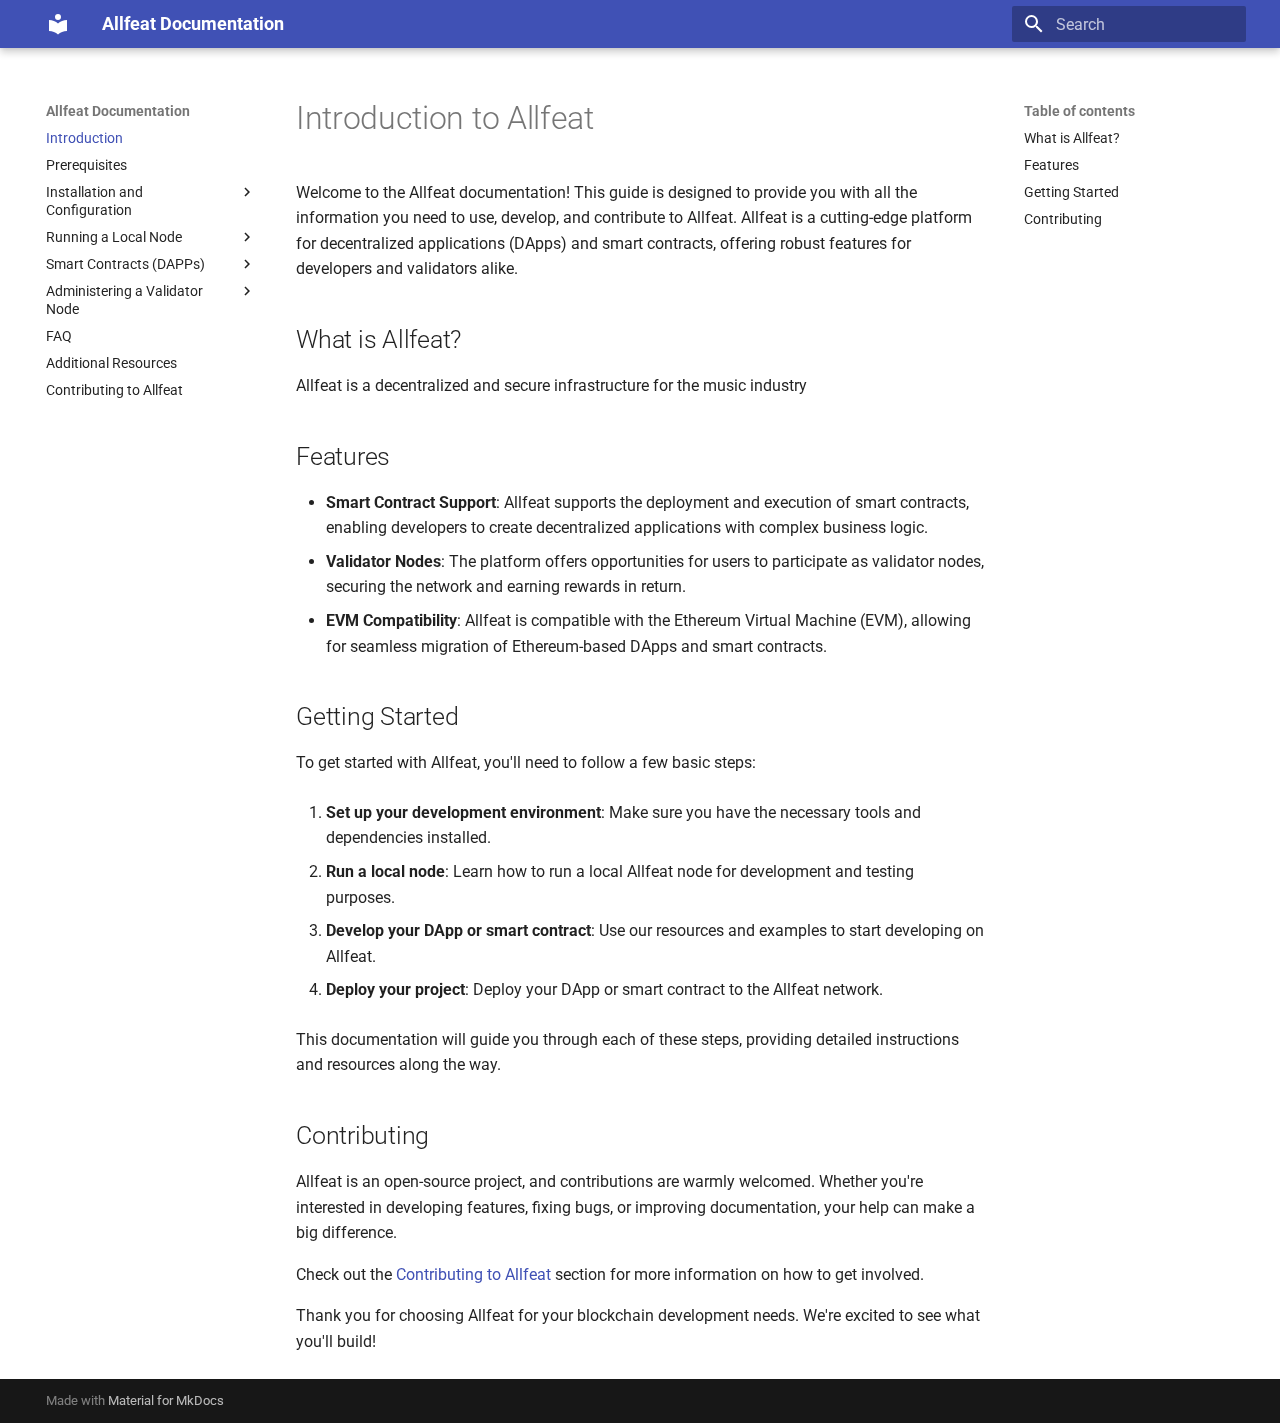
<file: index.html>
<!doctype html><html lang=en class=no-js> <head><meta charset=utf-8><meta name=viewport content="width=device-width,initial-scale=1"><meta name=description content="A comprehensive guide for using and contributing to Allfeat."><meta name=author content="Romain PANNO & Noé SELLAM"><link href=https://your-domain.com/ rel=canonical><link href=prerequisites/ rel=next><link rel=icon href=assets/images/favicon.png><meta name=generator content="mkdocs-1.5.3, mkdocs-material-9.5.13"><title>Allfeat Documentation</title><link rel=stylesheet href=assets/stylesheets/main.7e359304.min.css><link rel=preconnect href=https://fonts.gstatic.com crossorigin><link rel=stylesheet href="https://fonts.googleapis.com/css?family=Roboto:300,300i,400,400i,700,700i%7CRoboto+Mono:400,400i,700,700i&display=fallback"><style>:root{--md-text-font:"Roboto";--md-code-font:"Roboto Mono"}</style><script>__md_scope=new URL(".",location),__md_hash=e=>[...e].reduce((e,_)=>(e<<5)-e+_.charCodeAt(0),0),__md_get=(e,_=localStorage,t=__md_scope)=>JSON.parse(_.getItem(t.pathname+"."+e)),__md_set=(e,_,t=localStorage,a=__md_scope)=>{try{t.setItem(a.pathname+"."+e,JSON.stringify(_))}catch(e){}}</script></head> <body dir=ltr> <input class=md-toggle data-md-toggle=drawer type=checkbox id=__drawer autocomplete=off> <input class=md-toggle data-md-toggle=search type=checkbox id=__search autocomplete=off> <label class=md-overlay for=__drawer></label> <div data-md-component=skip> <a href=#introduction-to-allfeat class=md-skip> Skip to content </a> </div> <div data-md-component=announce> </div> <header class="md-header md-header--shadow" data-md-component=header> <nav class="md-header__inner md-grid" aria-label=Header> <a href=. title="Allfeat Documentation" class="md-header__button md-logo" aria-label="Allfeat Documentation" data-md-component=logo> <svg xmlns=http://www.w3.org/2000/svg viewbox="0 0 24 24"><path d="M12 8a3 3 0 0 0 3-3 3 3 0 0 0-3-3 3 3 0 0 0-3 3 3 3 0 0 0 3 3m0 3.54C9.64 9.35 6.5 8 3 8v11c3.5 0 6.64 1.35 9 3.54 2.36-2.19 5.5-3.54 9-3.54V8c-3.5 0-6.64 1.35-9 3.54Z"/></svg> </a> <label class="md-header__button md-icon" for=__drawer> <svg xmlns=http://www.w3.org/2000/svg viewbox="0 0 24 24"><path d="M3 6h18v2H3V6m0 5h18v2H3v-2m0 5h18v2H3v-2Z"/></svg> </label> <div class=md-header__title data-md-component=header-title> <div class=md-header__ellipsis> <div class=md-header__topic> <span class=md-ellipsis> Allfeat Documentation </span> </div> <div class=md-header__topic data-md-component=header-topic> <span class=md-ellipsis> Introduction </span> </div> </div> </div> <script>var media,input,key,value,palette=__md_get("__palette");if(palette&&palette.color){"(prefers-color-scheme)"===palette.color.media&&(media=matchMedia("(prefers-color-scheme: light)"),input=document.querySelector(media.matches?"[data-md-color-media='(prefers-color-scheme: light)']":"[data-md-color-media='(prefers-color-scheme: dark)']"),palette.color.media=input.getAttribute("data-md-color-media"),palette.color.scheme=input.getAttribute("data-md-color-scheme"),palette.color.primary=input.getAttribute("data-md-color-primary"),palette.color.accent=input.getAttribute("data-md-color-accent"));for([key,value]of Object.entries(palette.color))document.body.setAttribute("data-md-color-"+key,value)}</script> <label class="md-header__button md-icon" for=__search> <svg xmlns=http://www.w3.org/2000/svg viewbox="0 0 24 24"><path d="M9.5 3A6.5 6.5 0 0 1 16 9.5c0 1.61-.59 3.09-1.56 4.23l.27.27h.79l5 5-1.5 1.5-5-5v-.79l-.27-.27A6.516 6.516 0 0 1 9.5 16 6.5 6.5 0 0 1 3 9.5 6.5 6.5 0 0 1 9.5 3m0 2C7 5 5 7 5 9.5S7 14 9.5 14 14 12 14 9.5 12 5 9.5 5Z"/></svg> </label> <div class=md-search data-md-component=search role=dialog> <label class=md-search__overlay for=__search></label> <div class=md-search__inner role=search> <form class=md-search__form name=search> <input type=text class=md-search__input name=query aria-label=Search placeholder=Search autocapitalize=off autocorrect=off autocomplete=off spellcheck=false data-md-component=search-query required> <label class="md-search__icon md-icon" for=__search> <svg xmlns=http://www.w3.org/2000/svg viewbox="0 0 24 24"><path d="M9.5 3A6.5 6.5 0 0 1 16 9.5c0 1.61-.59 3.09-1.56 4.23l.27.27h.79l5 5-1.5 1.5-5-5v-.79l-.27-.27A6.516 6.516 0 0 1 9.5 16 6.5 6.5 0 0 1 3 9.5 6.5 6.5 0 0 1 9.5 3m0 2C7 5 5 7 5 9.5S7 14 9.5 14 14 12 14 9.5 12 5 9.5 5Z"/></svg> <svg xmlns=http://www.w3.org/2000/svg viewbox="0 0 24 24"><path d="M20 11v2H8l5.5 5.5-1.42 1.42L4.16 12l7.92-7.92L13.5 5.5 8 11h12Z"/></svg> </label> <nav class=md-search__options aria-label=Search> <button type=reset class="md-search__icon md-icon" title=Clear aria-label=Clear tabindex=-1> <svg xmlns=http://www.w3.org/2000/svg viewbox="0 0 24 24"><path d="M19 6.41 17.59 5 12 10.59 6.41 5 5 6.41 10.59 12 5 17.59 6.41 19 12 13.41 17.59 19 19 17.59 13.41 12 19 6.41Z"/></svg> </button> </nav> </form> <div class=md-search__output> <div class=md-search__scrollwrap data-md-scrollfix> <div class=md-search-result data-md-component=search-result> <div class=md-search-result__meta> Initializing search </div> <ol class=md-search-result__list role=presentation></ol> </div> </div> </div> </div> </div> </nav> </header> <div class=md-container data-md-component=container> <main class=md-main data-md-component=main> <div class="md-main__inner md-grid"> <div class="md-sidebar md-sidebar--primary" data-md-component=sidebar data-md-type=navigation> <div class=md-sidebar__scrollwrap> <div class=md-sidebar__inner> <nav class="md-nav md-nav--primary" aria-label=Navigation data-md-level=0> <label class=md-nav__title for=__drawer> <a href=. title="Allfeat Documentation" class="md-nav__button md-logo" aria-label="Allfeat Documentation" data-md-component=logo> <svg xmlns=http://www.w3.org/2000/svg viewbox="0 0 24 24"><path d="M12 8a3 3 0 0 0 3-3 3 3 0 0 0-3-3 3 3 0 0 0-3 3 3 3 0 0 0 3 3m0 3.54C9.64 9.35 6.5 8 3 8v11c3.5 0 6.64 1.35 9 3.54 2.36-2.19 5.5-3.54 9-3.54V8c-3.5 0-6.64 1.35-9 3.54Z"/></svg> </a> Allfeat Documentation </label> <ul class=md-nav__list data-md-scrollfix> <li class="md-nav__item md-nav__item--active"> <input class="md-nav__toggle md-toggle" type=checkbox id=__toc> <label class="md-nav__link md-nav__link--active" for=__toc> <span class=md-ellipsis> Introduction </span> <span class="md-nav__icon md-icon"></span> </label> <a href=. class="md-nav__link md-nav__link--active"> <span class=md-ellipsis> Introduction </span> </a> <nav class="md-nav md-nav--secondary" aria-label="Table of contents"> <label class=md-nav__title for=__toc> <span class="md-nav__icon md-icon"></span> Table of contents </label> <ul class=md-nav__list data-md-component=toc data-md-scrollfix> <li class=md-nav__item> <a href=#what-is-allfeat class=md-nav__link> <span class=md-ellipsis> What is Allfeat? </span> </a> </li> <li class=md-nav__item> <a href=#features class=md-nav__link> <span class=md-ellipsis> Features </span> </a> </li> <li class=md-nav__item> <a href=#getting-started class=md-nav__link> <span class=md-ellipsis> Getting Started </span> </a> </li> <li class=md-nav__item> <a href=#contributing class=md-nav__link> <span class=md-ellipsis> Contributing </span> </a> </li> </ul> </nav> </li> <li class=md-nav__item> <a href=prerequisites/ class=md-nav__link> <span class=md-ellipsis> Prerequisites </span> </a> </li> <li class="md-nav__item md-nav__item--nested"> <input class="md-nav__toggle md-toggle " type=checkbox id=__nav_3> <label class=md-nav__link for=__nav_3 id=__nav_3_label tabindex=0> <span class=md-ellipsis> Installation and Configuration </span> <span class="md-nav__icon md-icon"></span> </label> <nav class=md-nav data-md-level=1 aria-labelledby=__nav_3_label aria-expanded=false> <label class=md-nav__title for=__nav_3> <span class="md-nav__icon md-icon"></span> Installation and Configuration </label> <ul class=md-nav__list data-md-scrollfix> <li class=md-nav__item> <a href=installation/docker/ class=md-nav__link> <span class=md-ellipsis> Docker </span> </a> </li> <li class=md-nav__item> <a href=installation/from-source/ class=md-nav__link> <span class=md-ellipsis> From Source </span> </a> </li> </ul> </nav> </li> <li class="md-nav__item md-nav__item--nested"> <input class="md-nav__toggle md-toggle " type=checkbox id=__nav_4> <label class=md-nav__link for=__nav_4 id=__nav_4_label tabindex=0> <span class=md-ellipsis> Running a Local Node </span> <span class="md-nav__icon md-icon"></span> </label> <nav class=md-nav data-md-level=1 aria-labelledby=__nav_4_label aria-expanded=false> <label class=md-nav__title for=__nav_4> <span class="md-nav__icon md-icon"></span> Running a Local Node </label> <ul class=md-nav__list data-md-scrollfix> <li class=md-nav__item> <a href=running-a-node/docker/ class=md-nav__link> <span class=md-ellipsis> With Docker </span> </a> </li> <li class=md-nav__item> <a href=running-a-node/without-docker/ class=md-nav__link> <span class=md-ellipsis> Without Docker </span> </a> </li> </ul> </nav> </li> <li class="md-nav__item md-nav__item--nested"> <input class="md-nav__toggle md-toggle " type=checkbox id=__nav_5> <label class=md-nav__link for=__nav_5 id=__nav_5_label tabindex=0> <span class=md-ellipsis> Smart Contracts (DAPPs) </span> <span class="md-nav__icon md-icon"></span> </label> <nav class=md-nav data-md-level=1 aria-labelledby=__nav_5_label aria-expanded=false> <label class=md-nav__title for=__nav_5> <span class="md-nav__icon md-icon"></span> Smart Contracts (DAPPs) </label> <ul class=md-nav__list data-md-scrollfix> <li class=md-nav__item> <a href=smart-contracts/developing/ class=md-nav__link> <span class=md-ellipsis> Developing </span> </a> </li> <li class=md-nav__item> <a href=smart-contracts/deployment/ class=md-nav__link> <span class=md-ellipsis> Deployment </span> </a> </li> </ul> </nav> </li> <li class="md-nav__item md-nav__item--nested"> <input class="md-nav__toggle md-toggle " type=checkbox id=__nav_6> <label class=md-nav__link for=__nav_6 id=__nav_6_label tabindex=0> <span class=md-ellipsis> Administering a Validator Node </span> <span class="md-nav__icon md-icon"></span> </label> <nav class=md-nav data-md-level=1 aria-labelledby=__nav_6_label aria-expanded=false> <label class=md-nav__title for=__nav_6> <span class="md-nav__icon md-icon"></span> Administering a Validator Node </label> <ul class=md-nav__list data-md-scrollfix> <li class=md-nav__item> <a href=validator-node/prerequisites/ class=md-nav__link> <span class=md-ellipsis> Prerequisites </span> </a> </li> <li class=md-nav__item> <a href=validator-node/running-as-validator/ class=md-nav__link> <span class=md-ellipsis> Running as a Validator </span> </a> </li> </ul> </nav> </li> <li class=md-nav__item> <a href=faq/ class=md-nav__link> <span class=md-ellipsis> FAQ </span> </a> </li> <li class=md-nav__item> <a href=additional-resources/ class=md-nav__link> <span class=md-ellipsis> Additional Resources </span> </a> </li> <li class=md-nav__item> <a href=contributing/ class=md-nav__link> <span class=md-ellipsis> Contributing to Allfeat </span> </a> </li> </ul> </nav> </div> </div> </div> <div class="md-sidebar md-sidebar--secondary" data-md-component=sidebar data-md-type=toc> <div class=md-sidebar__scrollwrap> <div class=md-sidebar__inner> <nav class="md-nav md-nav--secondary" aria-label="Table of contents"> <label class=md-nav__title for=__toc> <span class="md-nav__icon md-icon"></span> Table of contents </label> <ul class=md-nav__list data-md-component=toc data-md-scrollfix> <li class=md-nav__item> <a href=#what-is-allfeat class=md-nav__link> <span class=md-ellipsis> What is Allfeat? </span> </a> </li> <li class=md-nav__item> <a href=#features class=md-nav__link> <span class=md-ellipsis> Features </span> </a> </li> <li class=md-nav__item> <a href=#getting-started class=md-nav__link> <span class=md-ellipsis> Getting Started </span> </a> </li> <li class=md-nav__item> <a href=#contributing class=md-nav__link> <span class=md-ellipsis> Contributing </span> </a> </li> </ul> </nav> </div> </div> </div> <div class=md-content data-md-component=content> <article class="md-content__inner md-typeset"> <h1 id=introduction-to-allfeat>Introduction to Allfeat</h1> <p>Welcome to the Allfeat documentation! This guide is designed to provide you with all the information you need to use, develop, and contribute to Allfeat. Allfeat is a cutting-edge platform for decentralized applications (DApps) and smart contracts, offering robust features for developers and validators alike.</p> <h2 id=what-is-allfeat>What is Allfeat?</h2> <p>Allfeat is a decentralized and secure infrastructure for the music industry</p> <h2 id=features>Features</h2> <ul> <li><strong>Smart Contract Support</strong>: Allfeat supports the deployment and execution of smart contracts, enabling developers to create decentralized applications with complex business logic.</li> <li><strong>Validator Nodes</strong>: The platform offers opportunities for users to participate as validator nodes, securing the network and earning rewards in return.</li> <li><strong>EVM Compatibility</strong>: Allfeat is compatible with the Ethereum Virtual Machine (EVM), allowing for seamless migration of Ethereum-based DApps and smart contracts.</li> </ul> <h2 id=getting-started>Getting Started</h2> <p>To get started with Allfeat, you'll need to follow a few basic steps:</p> <ol> <li> <p><strong>Set up your development environment</strong>: Make sure you have the necessary tools and dependencies installed.</p> </li> <li> <p><strong>Run a local node</strong>: Learn how to run a local Allfeat node for development and testing purposes.</p> </li> <li> <p><strong>Develop your DApp or smart contract</strong>: Use our resources and examples to start developing on Allfeat.</p> </li> <li> <p><strong>Deploy your project</strong>: Deploy your DApp or smart contract to the Allfeat network.</p> </li> </ol> <p>This documentation will guide you through each of these steps, providing detailed instructions and resources along the way.</p> <h2 id=contributing>Contributing</h2> <p>Allfeat is an open-source project, and contributions are warmly welcomed. Whether you're interested in developing features, fixing bugs, or improving documentation, your help can make a big difference.</p> <p>Check out the <a href=contributing/ >Contributing to Allfeat</a> section for more information on how to get involved.</p> <p>Thank you for choosing Allfeat for your blockchain development needs. We're excited to see what you'll build!</p> </article> </div> <script>var target=document.getElementById(location.hash.slice(1));target&&target.name&&(target.checked=target.name.startsWith("__tabbed_"))</script> </div> </main> <footer class=md-footer> <div class="md-footer-meta md-typeset"> <div class="md-footer-meta__inner md-grid"> <div class=md-copyright> Made with <a href=https://squidfunk.github.io/mkdocs-material/ target=_blank rel=noopener> Material for MkDocs </a> </div> </div> </div> </footer> </div> <div class=md-dialog data-md-component=dialog> <div class="md-dialog__inner md-typeset"></div> </div> <script id=__config type=application/json>{"base": ".", "features": [], "search": "assets/javascripts/workers/search.b8dbb3d2.min.js", "translations": {"clipboard.copied": "Copied to clipboard", "clipboard.copy": "Copy to clipboard", "search.result.more.one": "1 more on this page", "search.result.more.other": "# more on this page", "search.result.none": "No matching documents", "search.result.one": "1 matching document", "search.result.other": "# matching documents", "search.result.placeholder": "Type to start searching", "search.result.term.missing": "Missing", "select.version": "Select version"}}</script> <script src=assets/javascripts/bundle.c8d2eff1.min.js></script> </body> </html>
</file>
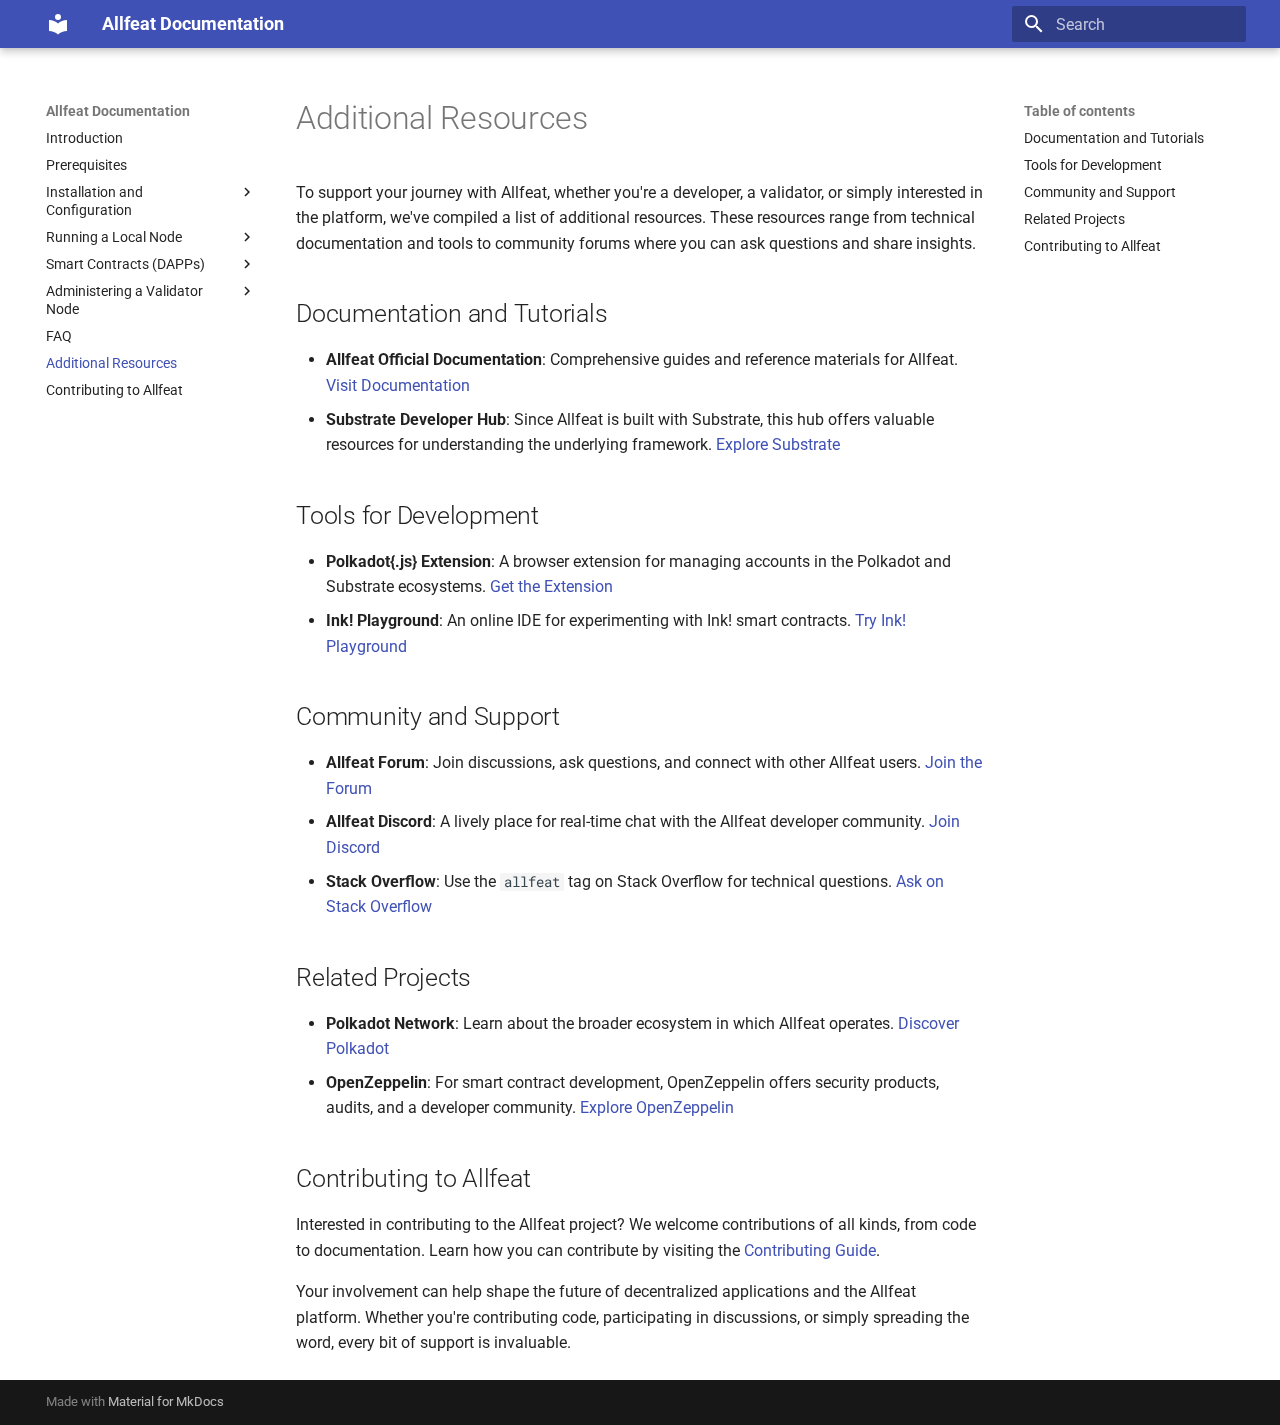
<file: additional-resources/index.html>
<!doctype html><html lang=en class=no-js> <head><meta charset=utf-8><meta name=viewport content="width=device-width,initial-scale=1"><meta name=description content="A comprehensive guide for using and contributing to Allfeat."><meta name=author content="Romain PANNO & Noé SELLAM"><link href=https://your-domain.com/additional-resources/ rel=canonical><link href=../faq/ rel=prev><link href=../contributing/ rel=next><link rel=icon href=../assets/images/favicon.png><meta name=generator content="mkdocs-1.5.3, mkdocs-material-9.5.13"><title>Additional Resources - Allfeat Documentation</title><link rel=stylesheet href=../assets/stylesheets/main.7e359304.min.css><link rel=preconnect href=https://fonts.gstatic.com crossorigin><link rel=stylesheet href="https://fonts.googleapis.com/css?family=Roboto:300,300i,400,400i,700,700i%7CRoboto+Mono:400,400i,700,700i&display=fallback"><style>:root{--md-text-font:"Roboto";--md-code-font:"Roboto Mono"}</style><script>__md_scope=new URL("..",location),__md_hash=e=>[...e].reduce((e,_)=>(e<<5)-e+_.charCodeAt(0),0),__md_get=(e,_=localStorage,t=__md_scope)=>JSON.parse(_.getItem(t.pathname+"."+e)),__md_set=(e,_,t=localStorage,a=__md_scope)=>{try{t.setItem(a.pathname+"."+e,JSON.stringify(_))}catch(e){}}</script></head> <body dir=ltr> <input class=md-toggle data-md-toggle=drawer type=checkbox id=__drawer autocomplete=off> <input class=md-toggle data-md-toggle=search type=checkbox id=__search autocomplete=off> <label class=md-overlay for=__drawer></label> <div data-md-component=skip> <a href=#additional-resources class=md-skip> Skip to content </a> </div> <div data-md-component=announce> </div> <header class="md-header md-header--shadow" data-md-component=header> <nav class="md-header__inner md-grid" aria-label=Header> <a href=.. title="Allfeat Documentation" class="md-header__button md-logo" aria-label="Allfeat Documentation" data-md-component=logo> <svg xmlns=http://www.w3.org/2000/svg viewbox="0 0 24 24"><path d="M12 8a3 3 0 0 0 3-3 3 3 0 0 0-3-3 3 3 0 0 0-3 3 3 3 0 0 0 3 3m0 3.54C9.64 9.35 6.5 8 3 8v11c3.5 0 6.64 1.35 9 3.54 2.36-2.19 5.5-3.54 9-3.54V8c-3.5 0-6.64 1.35-9 3.54Z"/></svg> </a> <label class="md-header__button md-icon" for=__drawer> <svg xmlns=http://www.w3.org/2000/svg viewbox="0 0 24 24"><path d="M3 6h18v2H3V6m0 5h18v2H3v-2m0 5h18v2H3v-2Z"/></svg> </label> <div class=md-header__title data-md-component=header-title> <div class=md-header__ellipsis> <div class=md-header__topic> <span class=md-ellipsis> Allfeat Documentation </span> </div> <div class=md-header__topic data-md-component=header-topic> <span class=md-ellipsis> Additional Resources </span> </div> </div> </div> <script>var media,input,key,value,palette=__md_get("__palette");if(palette&&palette.color){"(prefers-color-scheme)"===palette.color.media&&(media=matchMedia("(prefers-color-scheme: light)"),input=document.querySelector(media.matches?"[data-md-color-media='(prefers-color-scheme: light)']":"[data-md-color-media='(prefers-color-scheme: dark)']"),palette.color.media=input.getAttribute("data-md-color-media"),palette.color.scheme=input.getAttribute("data-md-color-scheme"),palette.color.primary=input.getAttribute("data-md-color-primary"),palette.color.accent=input.getAttribute("data-md-color-accent"));for([key,value]of Object.entries(palette.color))document.body.setAttribute("data-md-color-"+key,value)}</script> <label class="md-header__button md-icon" for=__search> <svg xmlns=http://www.w3.org/2000/svg viewbox="0 0 24 24"><path d="M9.5 3A6.5 6.5 0 0 1 16 9.5c0 1.61-.59 3.09-1.56 4.23l.27.27h.79l5 5-1.5 1.5-5-5v-.79l-.27-.27A6.516 6.516 0 0 1 9.5 16 6.5 6.5 0 0 1 3 9.5 6.5 6.5 0 0 1 9.5 3m0 2C7 5 5 7 5 9.5S7 14 9.5 14 14 12 14 9.5 12 5 9.5 5Z"/></svg> </label> <div class=md-search data-md-component=search role=dialog> <label class=md-search__overlay for=__search></label> <div class=md-search__inner role=search> <form class=md-search__form name=search> <input type=text class=md-search__input name=query aria-label=Search placeholder=Search autocapitalize=off autocorrect=off autocomplete=off spellcheck=false data-md-component=search-query required> <label class="md-search__icon md-icon" for=__search> <svg xmlns=http://www.w3.org/2000/svg viewbox="0 0 24 24"><path d="M9.5 3A6.5 6.5 0 0 1 16 9.5c0 1.61-.59 3.09-1.56 4.23l.27.27h.79l5 5-1.5 1.5-5-5v-.79l-.27-.27A6.516 6.516 0 0 1 9.5 16 6.5 6.5 0 0 1 3 9.5 6.5 6.5 0 0 1 9.5 3m0 2C7 5 5 7 5 9.5S7 14 9.5 14 14 12 14 9.5 12 5 9.5 5Z"/></svg> <svg xmlns=http://www.w3.org/2000/svg viewbox="0 0 24 24"><path d="M20 11v2H8l5.5 5.5-1.42 1.42L4.16 12l7.92-7.92L13.5 5.5 8 11h12Z"/></svg> </label> <nav class=md-search__options aria-label=Search> <button type=reset class="md-search__icon md-icon" title=Clear aria-label=Clear tabindex=-1> <svg xmlns=http://www.w3.org/2000/svg viewbox="0 0 24 24"><path d="M19 6.41 17.59 5 12 10.59 6.41 5 5 6.41 10.59 12 5 17.59 6.41 19 12 13.41 17.59 19 19 17.59 13.41 12 19 6.41Z"/></svg> </button> </nav> </form> <div class=md-search__output> <div class=md-search__scrollwrap data-md-scrollfix> <div class=md-search-result data-md-component=search-result> <div class=md-search-result__meta> Initializing search </div> <ol class=md-search-result__list role=presentation></ol> </div> </div> </div> </div> </div> </nav> </header> <div class=md-container data-md-component=container> <main class=md-main data-md-component=main> <div class="md-main__inner md-grid"> <div class="md-sidebar md-sidebar--primary" data-md-component=sidebar data-md-type=navigation> <div class=md-sidebar__scrollwrap> <div class=md-sidebar__inner> <nav class="md-nav md-nav--primary" aria-label=Navigation data-md-level=0> <label class=md-nav__title for=__drawer> <a href=.. title="Allfeat Documentation" class="md-nav__button md-logo" aria-label="Allfeat Documentation" data-md-component=logo> <svg xmlns=http://www.w3.org/2000/svg viewbox="0 0 24 24"><path d="M12 8a3 3 0 0 0 3-3 3 3 0 0 0-3-3 3 3 0 0 0-3 3 3 3 0 0 0 3 3m0 3.54C9.64 9.35 6.5 8 3 8v11c3.5 0 6.64 1.35 9 3.54 2.36-2.19 5.5-3.54 9-3.54V8c-3.5 0-6.64 1.35-9 3.54Z"/></svg> </a> Allfeat Documentation </label> <ul class=md-nav__list data-md-scrollfix> <li class=md-nav__item> <a href=.. class=md-nav__link> <span class=md-ellipsis> Introduction </span> </a> </li> <li class=md-nav__item> <a href=../prerequisites/ class=md-nav__link> <span class=md-ellipsis> Prerequisites </span> </a> </li> <li class="md-nav__item md-nav__item--nested"> <input class="md-nav__toggle md-toggle " type=checkbox id=__nav_3> <label class=md-nav__link for=__nav_3 id=__nav_3_label tabindex=0> <span class=md-ellipsis> Installation and Configuration </span> <span class="md-nav__icon md-icon"></span> </label> <nav class=md-nav data-md-level=1 aria-labelledby=__nav_3_label aria-expanded=false> <label class=md-nav__title for=__nav_3> <span class="md-nav__icon md-icon"></span> Installation and Configuration </label> <ul class=md-nav__list data-md-scrollfix> <li class=md-nav__item> <a href=../installation/docker/ class=md-nav__link> <span class=md-ellipsis> Docker </span> </a> </li> <li class=md-nav__item> <a href=../installation/from-source/ class=md-nav__link> <span class=md-ellipsis> From Source </span> </a> </li> </ul> </nav> </li> <li class="md-nav__item md-nav__item--nested"> <input class="md-nav__toggle md-toggle " type=checkbox id=__nav_4> <label class=md-nav__link for=__nav_4 id=__nav_4_label tabindex=0> <span class=md-ellipsis> Running a Local Node </span> <span class="md-nav__icon md-icon"></span> </label> <nav class=md-nav data-md-level=1 aria-labelledby=__nav_4_label aria-expanded=false> <label class=md-nav__title for=__nav_4> <span class="md-nav__icon md-icon"></span> Running a Local Node </label> <ul class=md-nav__list data-md-scrollfix> <li class=md-nav__item> <a href=../running-a-node/docker/ class=md-nav__link> <span class=md-ellipsis> With Docker </span> </a> </li> <li class=md-nav__item> <a href=../running-a-node/without-docker/ class=md-nav__link> <span class=md-ellipsis> Without Docker </span> </a> </li> </ul> </nav> </li> <li class="md-nav__item md-nav__item--nested"> <input class="md-nav__toggle md-toggle " type=checkbox id=__nav_5> <label class=md-nav__link for=__nav_5 id=__nav_5_label tabindex=0> <span class=md-ellipsis> Smart Contracts (DAPPs) </span> <span class="md-nav__icon md-icon"></span> </label> <nav class=md-nav data-md-level=1 aria-labelledby=__nav_5_label aria-expanded=false> <label class=md-nav__title for=__nav_5> <span class="md-nav__icon md-icon"></span> Smart Contracts (DAPPs) </label> <ul class=md-nav__list data-md-scrollfix> <li class=md-nav__item> <a href=../smart-contracts/developing/ class=md-nav__link> <span class=md-ellipsis> Developing </span> </a> </li> <li class=md-nav__item> <a href=../smart-contracts/deployment/ class=md-nav__link> <span class=md-ellipsis> Deployment </span> </a> </li> </ul> </nav> </li> <li class="md-nav__item md-nav__item--nested"> <input class="md-nav__toggle md-toggle " type=checkbox id=__nav_6> <label class=md-nav__link for=__nav_6 id=__nav_6_label tabindex=0> <span class=md-ellipsis> Administering a Validator Node </span> <span class="md-nav__icon md-icon"></span> </label> <nav class=md-nav data-md-level=1 aria-labelledby=__nav_6_label aria-expanded=false> <label class=md-nav__title for=__nav_6> <span class="md-nav__icon md-icon"></span> Administering a Validator Node </label> <ul class=md-nav__list data-md-scrollfix> <li class=md-nav__item> <a href=../validator-node/prerequisites/ class=md-nav__link> <span class=md-ellipsis> Prerequisites </span> </a> </li> <li class=md-nav__item> <a href=../validator-node/running-as-validator/ class=md-nav__link> <span class=md-ellipsis> Running as a Validator </span> </a> </li> </ul> </nav> </li> <li class=md-nav__item> <a href=../faq/ class=md-nav__link> <span class=md-ellipsis> FAQ </span> </a> </li> <li class="md-nav__item md-nav__item--active"> <input class="md-nav__toggle md-toggle" type=checkbox id=__toc> <label class="md-nav__link md-nav__link--active" for=__toc> <span class=md-ellipsis> Additional Resources </span> <span class="md-nav__icon md-icon"></span> </label> <a href=./ class="md-nav__link md-nav__link--active"> <span class=md-ellipsis> Additional Resources </span> </a> <nav class="md-nav md-nav--secondary" aria-label="Table of contents"> <label class=md-nav__title for=__toc> <span class="md-nav__icon md-icon"></span> Table of contents </label> <ul class=md-nav__list data-md-component=toc data-md-scrollfix> <li class=md-nav__item> <a href=#documentation-and-tutorials class=md-nav__link> <span class=md-ellipsis> Documentation and Tutorials </span> </a> </li> <li class=md-nav__item> <a href=#tools-for-development class=md-nav__link> <span class=md-ellipsis> Tools for Development </span> </a> </li> <li class=md-nav__item> <a href=#community-and-support class=md-nav__link> <span class=md-ellipsis> Community and Support </span> </a> </li> <li class=md-nav__item> <a href=#related-projects class=md-nav__link> <span class=md-ellipsis> Related Projects </span> </a> </li> <li class=md-nav__item> <a href=#contributing-to-allfeat class=md-nav__link> <span class=md-ellipsis> Contributing to Allfeat </span> </a> </li> </ul> </nav> </li> <li class=md-nav__item> <a href=../contributing/ class=md-nav__link> <span class=md-ellipsis> Contributing to Allfeat </span> </a> </li> </ul> </nav> </div> </div> </div> <div class="md-sidebar md-sidebar--secondary" data-md-component=sidebar data-md-type=toc> <div class=md-sidebar__scrollwrap> <div class=md-sidebar__inner> <nav class="md-nav md-nav--secondary" aria-label="Table of contents"> <label class=md-nav__title for=__toc> <span class="md-nav__icon md-icon"></span> Table of contents </label> <ul class=md-nav__list data-md-component=toc data-md-scrollfix> <li class=md-nav__item> <a href=#documentation-and-tutorials class=md-nav__link> <span class=md-ellipsis> Documentation and Tutorials </span> </a> </li> <li class=md-nav__item> <a href=#tools-for-development class=md-nav__link> <span class=md-ellipsis> Tools for Development </span> </a> </li> <li class=md-nav__item> <a href=#community-and-support class=md-nav__link> <span class=md-ellipsis> Community and Support </span> </a> </li> <li class=md-nav__item> <a href=#related-projects class=md-nav__link> <span class=md-ellipsis> Related Projects </span> </a> </li> <li class=md-nav__item> <a href=#contributing-to-allfeat class=md-nav__link> <span class=md-ellipsis> Contributing to Allfeat </span> </a> </li> </ul> </nav> </div> </div> </div> <div class=md-content data-md-component=content> <article class="md-content__inner md-typeset"> <h1 id=additional-resources>Additional Resources</h1> <p>To support your journey with Allfeat, whether you're a developer, a validator, or simply interested in the platform, we've compiled a list of additional resources. These resources range from technical documentation and tools to community forums where you can ask questions and share insights.</p> <h2 id=documentation-and-tutorials>Documentation and Tutorials</h2> <ul> <li><strong>Allfeat Official Documentation</strong>: Comprehensive guides and reference materials for Allfeat. <a href=https://allfeat.org/documentation>Visit Documentation</a></li> <li><strong>Substrate Developer Hub</strong>: Since Allfeat is built with Substrate, this hub offers valuable resources for understanding the underlying framework. <a href=https://substrate.dev>Explore Substrate</a></li> </ul> <h2 id=tools-for-development>Tools for Development</h2> <ul> <li><strong>Polkadot{.js} Extension</strong>: A browser extension for managing accounts in the Polkadot and Substrate ecosystems. <a href=https://polkadot.js.org/extension/ >Get the Extension</a></li> <li><strong>Ink! Playground</strong>: An online IDE for experimenting with Ink! smart contracts. <a href=https://ink-playground.substrate.dev/ >Try Ink! Playground</a></li> </ul> <h2 id=community-and-support>Community and Support</h2> <ul> <li><strong>Allfeat Forum</strong>: Join discussions, ask questions, and connect with other Allfeat users. <a href=https://forum.allfeat.org>Join the Forum</a></li> <li><strong>Allfeat Discord</strong>: A lively place for real-time chat with the Allfeat developer community. <a href=https://discord.gg/allfeat>Join Discord</a></li> <li><strong>Stack Overflow</strong>: Use the <code>allfeat</code> tag on Stack Overflow for technical questions. <a href=https://stackoverflow.com/questions/tagged/allfeat>Ask on Stack Overflow</a></li> </ul> <h2 id=related-projects>Related Projects</h2> <ul> <li><strong>Polkadot Network</strong>: Learn about the broader ecosystem in which Allfeat operates. <a href=https://polkadot.network>Discover Polkadot</a></li> <li><strong>OpenZeppelin</strong>: For smart contract development, OpenZeppelin offers security products, audits, and a developer community. <a href=https://openzeppelin.com>Explore OpenZeppelin</a></li> </ul> <h2 id=contributing-to-allfeat>Contributing to Allfeat</h2> <p>Interested in contributing to the Allfeat project? We welcome contributions of all kinds, from code to documentation. Learn how you can contribute by visiting the <a href=https://allfeat.org/contribute>Contributing Guide</a>.</p> <p>Your involvement can help shape the future of decentralized applications and the Allfeat platform. Whether you're contributing code, participating in discussions, or simply spreading the word, every bit of support is invaluable.</p> </article> </div> <script>var target=document.getElementById(location.hash.slice(1));target&&target.name&&(target.checked=target.name.startsWith("__tabbed_"))</script> </div> </main> <footer class=md-footer> <div class="md-footer-meta md-typeset"> <div class="md-footer-meta__inner md-grid"> <div class=md-copyright> Made with <a href=https://squidfunk.github.io/mkdocs-material/ target=_blank rel=noopener> Material for MkDocs </a> </div> </div> </div> </footer> </div> <div class=md-dialog data-md-component=dialog> <div class="md-dialog__inner md-typeset"></div> </div> <script id=__config type=application/json>{"base": "..", "features": [], "search": "../assets/javascripts/workers/search.b8dbb3d2.min.js", "translations": {"clipboard.copied": "Copied to clipboard", "clipboard.copy": "Copy to clipboard", "search.result.more.one": "1 more on this page", "search.result.more.other": "# more on this page", "search.result.none": "No matching documents", "search.result.one": "1 matching document", "search.result.other": "# matching documents", "search.result.placeholder": "Type to start searching", "search.result.term.missing": "Missing", "select.version": "Select version"}}</script> <script src=../assets/javascripts/bundle.c8d2eff1.min.js></script> </body> </html>
</file>
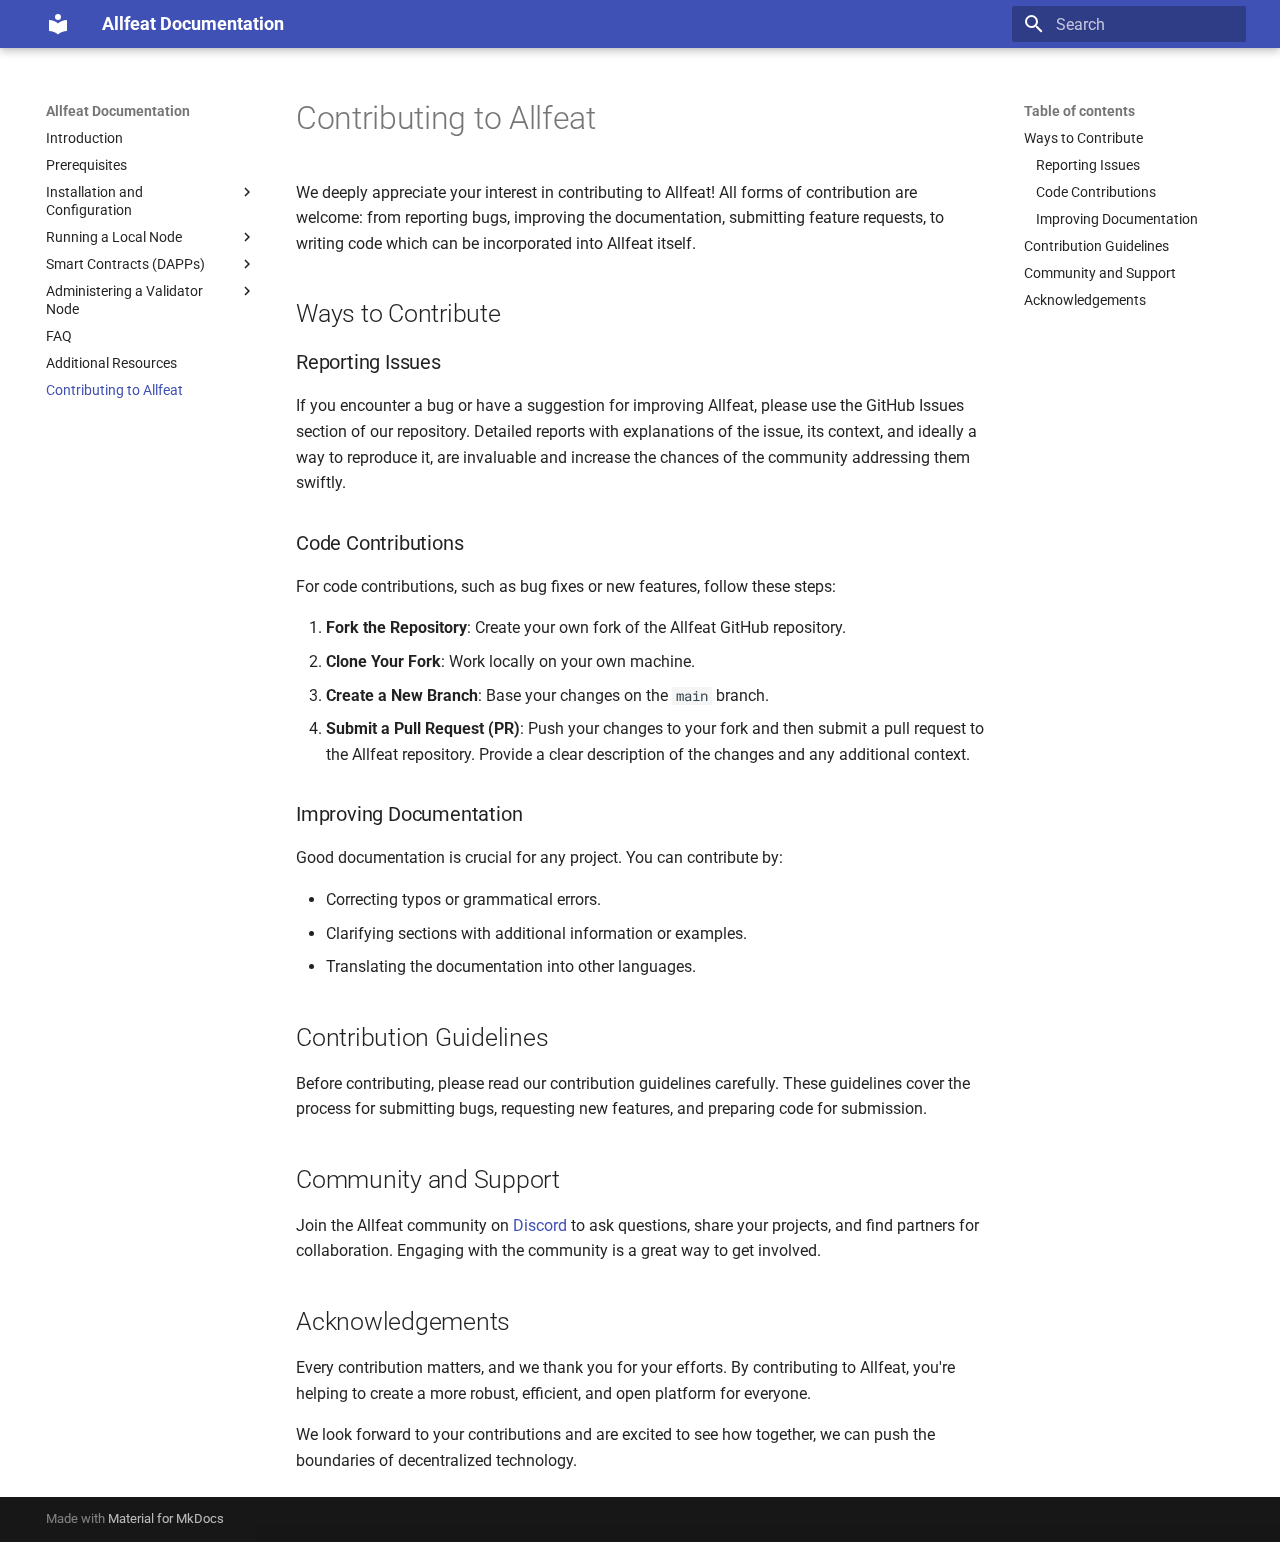
<file: contributing/index.html>
<!doctype html><html lang=en class=no-js> <head><meta charset=utf-8><meta name=viewport content="width=device-width,initial-scale=1"><meta name=description content="A comprehensive guide for using and contributing to Allfeat."><meta name=author content="Romain PANNO & Noé SELLAM"><link href=https://your-domain.com/contributing/ rel=canonical><link href=../additional-resources/ rel=prev><link rel=icon href=../assets/images/favicon.png><meta name=generator content="mkdocs-1.5.3, mkdocs-material-9.5.13"><title>Contributing to Allfeat - Allfeat Documentation</title><link rel=stylesheet href=../assets/stylesheets/main.7e359304.min.css><link rel=preconnect href=https://fonts.gstatic.com crossorigin><link rel=stylesheet href="https://fonts.googleapis.com/css?family=Roboto:300,300i,400,400i,700,700i%7CRoboto+Mono:400,400i,700,700i&display=fallback"><style>:root{--md-text-font:"Roboto";--md-code-font:"Roboto Mono"}</style><script>__md_scope=new URL("..",location),__md_hash=e=>[...e].reduce((e,_)=>(e<<5)-e+_.charCodeAt(0),0),__md_get=(e,_=localStorage,t=__md_scope)=>JSON.parse(_.getItem(t.pathname+"."+e)),__md_set=(e,_,t=localStorage,a=__md_scope)=>{try{t.setItem(a.pathname+"."+e,JSON.stringify(_))}catch(e){}}</script></head> <body dir=ltr> <input class=md-toggle data-md-toggle=drawer type=checkbox id=__drawer autocomplete=off> <input class=md-toggle data-md-toggle=search type=checkbox id=__search autocomplete=off> <label class=md-overlay for=__drawer></label> <div data-md-component=skip> <a href=#contributing-to-allfeat class=md-skip> Skip to content </a> </div> <div data-md-component=announce> </div> <header class="md-header md-header--shadow" data-md-component=header> <nav class="md-header__inner md-grid" aria-label=Header> <a href=.. title="Allfeat Documentation" class="md-header__button md-logo" aria-label="Allfeat Documentation" data-md-component=logo> <svg xmlns=http://www.w3.org/2000/svg viewbox="0 0 24 24"><path d="M12 8a3 3 0 0 0 3-3 3 3 0 0 0-3-3 3 3 0 0 0-3 3 3 3 0 0 0 3 3m0 3.54C9.64 9.35 6.5 8 3 8v11c3.5 0 6.64 1.35 9 3.54 2.36-2.19 5.5-3.54 9-3.54V8c-3.5 0-6.64 1.35-9 3.54Z"/></svg> </a> <label class="md-header__button md-icon" for=__drawer> <svg xmlns=http://www.w3.org/2000/svg viewbox="0 0 24 24"><path d="M3 6h18v2H3V6m0 5h18v2H3v-2m0 5h18v2H3v-2Z"/></svg> </label> <div class=md-header__title data-md-component=header-title> <div class=md-header__ellipsis> <div class=md-header__topic> <span class=md-ellipsis> Allfeat Documentation </span> </div> <div class=md-header__topic data-md-component=header-topic> <span class=md-ellipsis> Contributing to Allfeat </span> </div> </div> </div> <script>var media,input,key,value,palette=__md_get("__palette");if(palette&&palette.color){"(prefers-color-scheme)"===palette.color.media&&(media=matchMedia("(prefers-color-scheme: light)"),input=document.querySelector(media.matches?"[data-md-color-media='(prefers-color-scheme: light)']":"[data-md-color-media='(prefers-color-scheme: dark)']"),palette.color.media=input.getAttribute("data-md-color-media"),palette.color.scheme=input.getAttribute("data-md-color-scheme"),palette.color.primary=input.getAttribute("data-md-color-primary"),palette.color.accent=input.getAttribute("data-md-color-accent"));for([key,value]of Object.entries(palette.color))document.body.setAttribute("data-md-color-"+key,value)}</script> <label class="md-header__button md-icon" for=__search> <svg xmlns=http://www.w3.org/2000/svg viewbox="0 0 24 24"><path d="M9.5 3A6.5 6.5 0 0 1 16 9.5c0 1.61-.59 3.09-1.56 4.23l.27.27h.79l5 5-1.5 1.5-5-5v-.79l-.27-.27A6.516 6.516 0 0 1 9.5 16 6.5 6.5 0 0 1 3 9.5 6.5 6.5 0 0 1 9.5 3m0 2C7 5 5 7 5 9.5S7 14 9.5 14 14 12 14 9.5 12 5 9.5 5Z"/></svg> </label> <div class=md-search data-md-component=search role=dialog> <label class=md-search__overlay for=__search></label> <div class=md-search__inner role=search> <form class=md-search__form name=search> <input type=text class=md-search__input name=query aria-label=Search placeholder=Search autocapitalize=off autocorrect=off autocomplete=off spellcheck=false data-md-component=search-query required> <label class="md-search__icon md-icon" for=__search> <svg xmlns=http://www.w3.org/2000/svg viewbox="0 0 24 24"><path d="M9.5 3A6.5 6.5 0 0 1 16 9.5c0 1.61-.59 3.09-1.56 4.23l.27.27h.79l5 5-1.5 1.5-5-5v-.79l-.27-.27A6.516 6.516 0 0 1 9.5 16 6.5 6.5 0 0 1 3 9.5 6.5 6.5 0 0 1 9.5 3m0 2C7 5 5 7 5 9.5S7 14 9.5 14 14 12 14 9.5 12 5 9.5 5Z"/></svg> <svg xmlns=http://www.w3.org/2000/svg viewbox="0 0 24 24"><path d="M20 11v2H8l5.5 5.5-1.42 1.42L4.16 12l7.92-7.92L13.5 5.5 8 11h12Z"/></svg> </label> <nav class=md-search__options aria-label=Search> <button type=reset class="md-search__icon md-icon" title=Clear aria-label=Clear tabindex=-1> <svg xmlns=http://www.w3.org/2000/svg viewbox="0 0 24 24"><path d="M19 6.41 17.59 5 12 10.59 6.41 5 5 6.41 10.59 12 5 17.59 6.41 19 12 13.41 17.59 19 19 17.59 13.41 12 19 6.41Z"/></svg> </button> </nav> </form> <div class=md-search__output> <div class=md-search__scrollwrap data-md-scrollfix> <div class=md-search-result data-md-component=search-result> <div class=md-search-result__meta> Initializing search </div> <ol class=md-search-result__list role=presentation></ol> </div> </div> </div> </div> </div> </nav> </header> <div class=md-container data-md-component=container> <main class=md-main data-md-component=main> <div class="md-main__inner md-grid"> <div class="md-sidebar md-sidebar--primary" data-md-component=sidebar data-md-type=navigation> <div class=md-sidebar__scrollwrap> <div class=md-sidebar__inner> <nav class="md-nav md-nav--primary" aria-label=Navigation data-md-level=0> <label class=md-nav__title for=__drawer> <a href=.. title="Allfeat Documentation" class="md-nav__button md-logo" aria-label="Allfeat Documentation" data-md-component=logo> <svg xmlns=http://www.w3.org/2000/svg viewbox="0 0 24 24"><path d="M12 8a3 3 0 0 0 3-3 3 3 0 0 0-3-3 3 3 0 0 0-3 3 3 3 0 0 0 3 3m0 3.54C9.64 9.35 6.5 8 3 8v11c3.5 0 6.64 1.35 9 3.54 2.36-2.19 5.5-3.54 9-3.54V8c-3.5 0-6.64 1.35-9 3.54Z"/></svg> </a> Allfeat Documentation </label> <ul class=md-nav__list data-md-scrollfix> <li class=md-nav__item> <a href=.. class=md-nav__link> <span class=md-ellipsis> Introduction </span> </a> </li> <li class=md-nav__item> <a href=../prerequisites/ class=md-nav__link> <span class=md-ellipsis> Prerequisites </span> </a> </li> <li class="md-nav__item md-nav__item--nested"> <input class="md-nav__toggle md-toggle " type=checkbox id=__nav_3> <label class=md-nav__link for=__nav_3 id=__nav_3_label tabindex=0> <span class=md-ellipsis> Installation and Configuration </span> <span class="md-nav__icon md-icon"></span> </label> <nav class=md-nav data-md-level=1 aria-labelledby=__nav_3_label aria-expanded=false> <label class=md-nav__title for=__nav_3> <span class="md-nav__icon md-icon"></span> Installation and Configuration </label> <ul class=md-nav__list data-md-scrollfix> <li class=md-nav__item> <a href=../installation/docker/ class=md-nav__link> <span class=md-ellipsis> Docker </span> </a> </li> <li class=md-nav__item> <a href=../installation/from-source/ class=md-nav__link> <span class=md-ellipsis> From Source </span> </a> </li> </ul> </nav> </li> <li class="md-nav__item md-nav__item--nested"> <input class="md-nav__toggle md-toggle " type=checkbox id=__nav_4> <label class=md-nav__link for=__nav_4 id=__nav_4_label tabindex=0> <span class=md-ellipsis> Running a Local Node </span> <span class="md-nav__icon md-icon"></span> </label> <nav class=md-nav data-md-level=1 aria-labelledby=__nav_4_label aria-expanded=false> <label class=md-nav__title for=__nav_4> <span class="md-nav__icon md-icon"></span> Running a Local Node </label> <ul class=md-nav__list data-md-scrollfix> <li class=md-nav__item> <a href=../running-a-node/docker/ class=md-nav__link> <span class=md-ellipsis> With Docker </span> </a> </li> <li class=md-nav__item> <a href=../running-a-node/without-docker/ class=md-nav__link> <span class=md-ellipsis> Without Docker </span> </a> </li> </ul> </nav> </li> <li class="md-nav__item md-nav__item--nested"> <input class="md-nav__toggle md-toggle " type=checkbox id=__nav_5> <label class=md-nav__link for=__nav_5 id=__nav_5_label tabindex=0> <span class=md-ellipsis> Smart Contracts (DAPPs) </span> <span class="md-nav__icon md-icon"></span> </label> <nav class=md-nav data-md-level=1 aria-labelledby=__nav_5_label aria-expanded=false> <label class=md-nav__title for=__nav_5> <span class="md-nav__icon md-icon"></span> Smart Contracts (DAPPs) </label> <ul class=md-nav__list data-md-scrollfix> <li class=md-nav__item> <a href=../smart-contracts/developing/ class=md-nav__link> <span class=md-ellipsis> Developing </span> </a> </li> <li class=md-nav__item> <a href=../smart-contracts/deployment/ class=md-nav__link> <span class=md-ellipsis> Deployment </span> </a> </li> </ul> </nav> </li> <li class="md-nav__item md-nav__item--nested"> <input class="md-nav__toggle md-toggle " type=checkbox id=__nav_6> <label class=md-nav__link for=__nav_6 id=__nav_6_label tabindex=0> <span class=md-ellipsis> Administering a Validator Node </span> <span class="md-nav__icon md-icon"></span> </label> <nav class=md-nav data-md-level=1 aria-labelledby=__nav_6_label aria-expanded=false> <label class=md-nav__title for=__nav_6> <span class="md-nav__icon md-icon"></span> Administering a Validator Node </label> <ul class=md-nav__list data-md-scrollfix> <li class=md-nav__item> <a href=../validator-node/prerequisites/ class=md-nav__link> <span class=md-ellipsis> Prerequisites </span> </a> </li> <li class=md-nav__item> <a href=../validator-node/running-as-validator/ class=md-nav__link> <span class=md-ellipsis> Running as a Validator </span> </a> </li> </ul> </nav> </li> <li class=md-nav__item> <a href=../faq/ class=md-nav__link> <span class=md-ellipsis> FAQ </span> </a> </li> <li class=md-nav__item> <a href=../additional-resources/ class=md-nav__link> <span class=md-ellipsis> Additional Resources </span> </a> </li> <li class="md-nav__item md-nav__item--active"> <input class="md-nav__toggle md-toggle" type=checkbox id=__toc> <label class="md-nav__link md-nav__link--active" for=__toc> <span class=md-ellipsis> Contributing to Allfeat </span> <span class="md-nav__icon md-icon"></span> </label> <a href=./ class="md-nav__link md-nav__link--active"> <span class=md-ellipsis> Contributing to Allfeat </span> </a> <nav class="md-nav md-nav--secondary" aria-label="Table of contents"> <label class=md-nav__title for=__toc> <span class="md-nav__icon md-icon"></span> Table of contents </label> <ul class=md-nav__list data-md-component=toc data-md-scrollfix> <li class=md-nav__item> <a href=#ways-to-contribute class=md-nav__link> <span class=md-ellipsis> Ways to Contribute </span> </a> <nav class=md-nav aria-label="Ways to Contribute"> <ul class=md-nav__list> <li class=md-nav__item> <a href=#reporting-issues class=md-nav__link> <span class=md-ellipsis> Reporting Issues </span> </a> </li> <li class=md-nav__item> <a href=#code-contributions class=md-nav__link> <span class=md-ellipsis> Code Contributions </span> </a> </li> <li class=md-nav__item> <a href=#improving-documentation class=md-nav__link> <span class=md-ellipsis> Improving Documentation </span> </a> </li> </ul> </nav> </li> <li class=md-nav__item> <a href=#contribution-guidelines class=md-nav__link> <span class=md-ellipsis> Contribution Guidelines </span> </a> </li> <li class=md-nav__item> <a href=#community-and-support class=md-nav__link> <span class=md-ellipsis> Community and Support </span> </a> </li> <li class=md-nav__item> <a href=#acknowledgements class=md-nav__link> <span class=md-ellipsis> Acknowledgements </span> </a> </li> </ul> </nav> </li> </ul> </nav> </div> </div> </div> <div class="md-sidebar md-sidebar--secondary" data-md-component=sidebar data-md-type=toc> <div class=md-sidebar__scrollwrap> <div class=md-sidebar__inner> <nav class="md-nav md-nav--secondary" aria-label="Table of contents"> <label class=md-nav__title for=__toc> <span class="md-nav__icon md-icon"></span> Table of contents </label> <ul class=md-nav__list data-md-component=toc data-md-scrollfix> <li class=md-nav__item> <a href=#ways-to-contribute class=md-nav__link> <span class=md-ellipsis> Ways to Contribute </span> </a> <nav class=md-nav aria-label="Ways to Contribute"> <ul class=md-nav__list> <li class=md-nav__item> <a href=#reporting-issues class=md-nav__link> <span class=md-ellipsis> Reporting Issues </span> </a> </li> <li class=md-nav__item> <a href=#code-contributions class=md-nav__link> <span class=md-ellipsis> Code Contributions </span> </a> </li> <li class=md-nav__item> <a href=#improving-documentation class=md-nav__link> <span class=md-ellipsis> Improving Documentation </span> </a> </li> </ul> </nav> </li> <li class=md-nav__item> <a href=#contribution-guidelines class=md-nav__link> <span class=md-ellipsis> Contribution Guidelines </span> </a> </li> <li class=md-nav__item> <a href=#community-and-support class=md-nav__link> <span class=md-ellipsis> Community and Support </span> </a> </li> <li class=md-nav__item> <a href=#acknowledgements class=md-nav__link> <span class=md-ellipsis> Acknowledgements </span> </a> </li> </ul> </nav> </div> </div> </div> <div class=md-content data-md-component=content> <article class="md-content__inner md-typeset"> <h1 id=contributing-to-allfeat>Contributing to Allfeat</h1> <p>We deeply appreciate your interest in contributing to Allfeat! All forms of contribution are welcome: from reporting bugs, improving the documentation, submitting feature requests, to writing code which can be incorporated into Allfeat itself.</p> <h2 id=ways-to-contribute>Ways to Contribute</h2> <h3 id=reporting-issues>Reporting Issues</h3> <p>If you encounter a bug or have a suggestion for improving Allfeat, please use the GitHub Issues section of our repository. Detailed reports with explanations of the issue, its context, and ideally a way to reproduce it, are invaluable and increase the chances of the community addressing them swiftly.</p> <h3 id=code-contributions>Code Contributions</h3> <p>For code contributions, such as bug fixes or new features, follow these steps:</p> <ol> <li><strong>Fork the Repository</strong>: Create your own fork of the Allfeat GitHub repository.</li> <li><strong>Clone Your Fork</strong>: Work locally on your own machine.</li> <li><strong>Create a New Branch</strong>: Base your changes on the <code>main</code> branch.</li> <li><strong>Submit a Pull Request (PR)</strong>: Push your changes to your fork and then submit a pull request to the Allfeat repository. Provide a clear description of the changes and any additional context.</li> </ol> <h3 id=improving-documentation>Improving Documentation</h3> <p>Good documentation is crucial for any project. You can contribute by:</p> <ul> <li>Correcting typos or grammatical errors.</li> <li>Clarifying sections with additional information or examples.</li> <li>Translating the documentation into other languages.</li> </ul> <h2 id=contribution-guidelines>Contribution Guidelines</h2> <p>Before contributing, please read our contribution guidelines carefully. These guidelines cover the process for submitting bugs, requesting new features, and preparing code for submission.</p> <h2 id=community-and-support>Community and Support</h2> <p>Join the Allfeat community on <a href=https://discord.gg/3NVd4jzGeQ>Discord</a> to ask questions, share your projects, and find partners for collaboration. Engaging with the community is a great way to get involved.</p> <h2 id=acknowledgements>Acknowledgements</h2> <p>Every contribution matters, and we thank you for your efforts. By contributing to Allfeat, you're helping to create a more robust, efficient, and open platform for everyone.</p> <p>We look forward to your contributions and are excited to see how together, we can push the boundaries of decentralized technology.</p> </article> </div> <script>var target=document.getElementById(location.hash.slice(1));target&&target.name&&(target.checked=target.name.startsWith("__tabbed_"))</script> </div> </main> <footer class=md-footer> <div class="md-footer-meta md-typeset"> <div class="md-footer-meta__inner md-grid"> <div class=md-copyright> Made with <a href=https://squidfunk.github.io/mkdocs-material/ target=_blank rel=noopener> Material for MkDocs </a> </div> </div> </div> </footer> </div> <div class=md-dialog data-md-component=dialog> <div class="md-dialog__inner md-typeset"></div> </div> <script id=__config type=application/json>{"base": "..", "features": [], "search": "../assets/javascripts/workers/search.b8dbb3d2.min.js", "translations": {"clipboard.copied": "Copied to clipboard", "clipboard.copy": "Copy to clipboard", "search.result.more.one": "1 more on this page", "search.result.more.other": "# more on this page", "search.result.none": "No matching documents", "search.result.one": "1 matching document", "search.result.other": "# matching documents", "search.result.placeholder": "Type to start searching", "search.result.term.missing": "Missing", "select.version": "Select version"}}</script> <script src=../assets/javascripts/bundle.c8d2eff1.min.js></script> </body> </html>
</file>
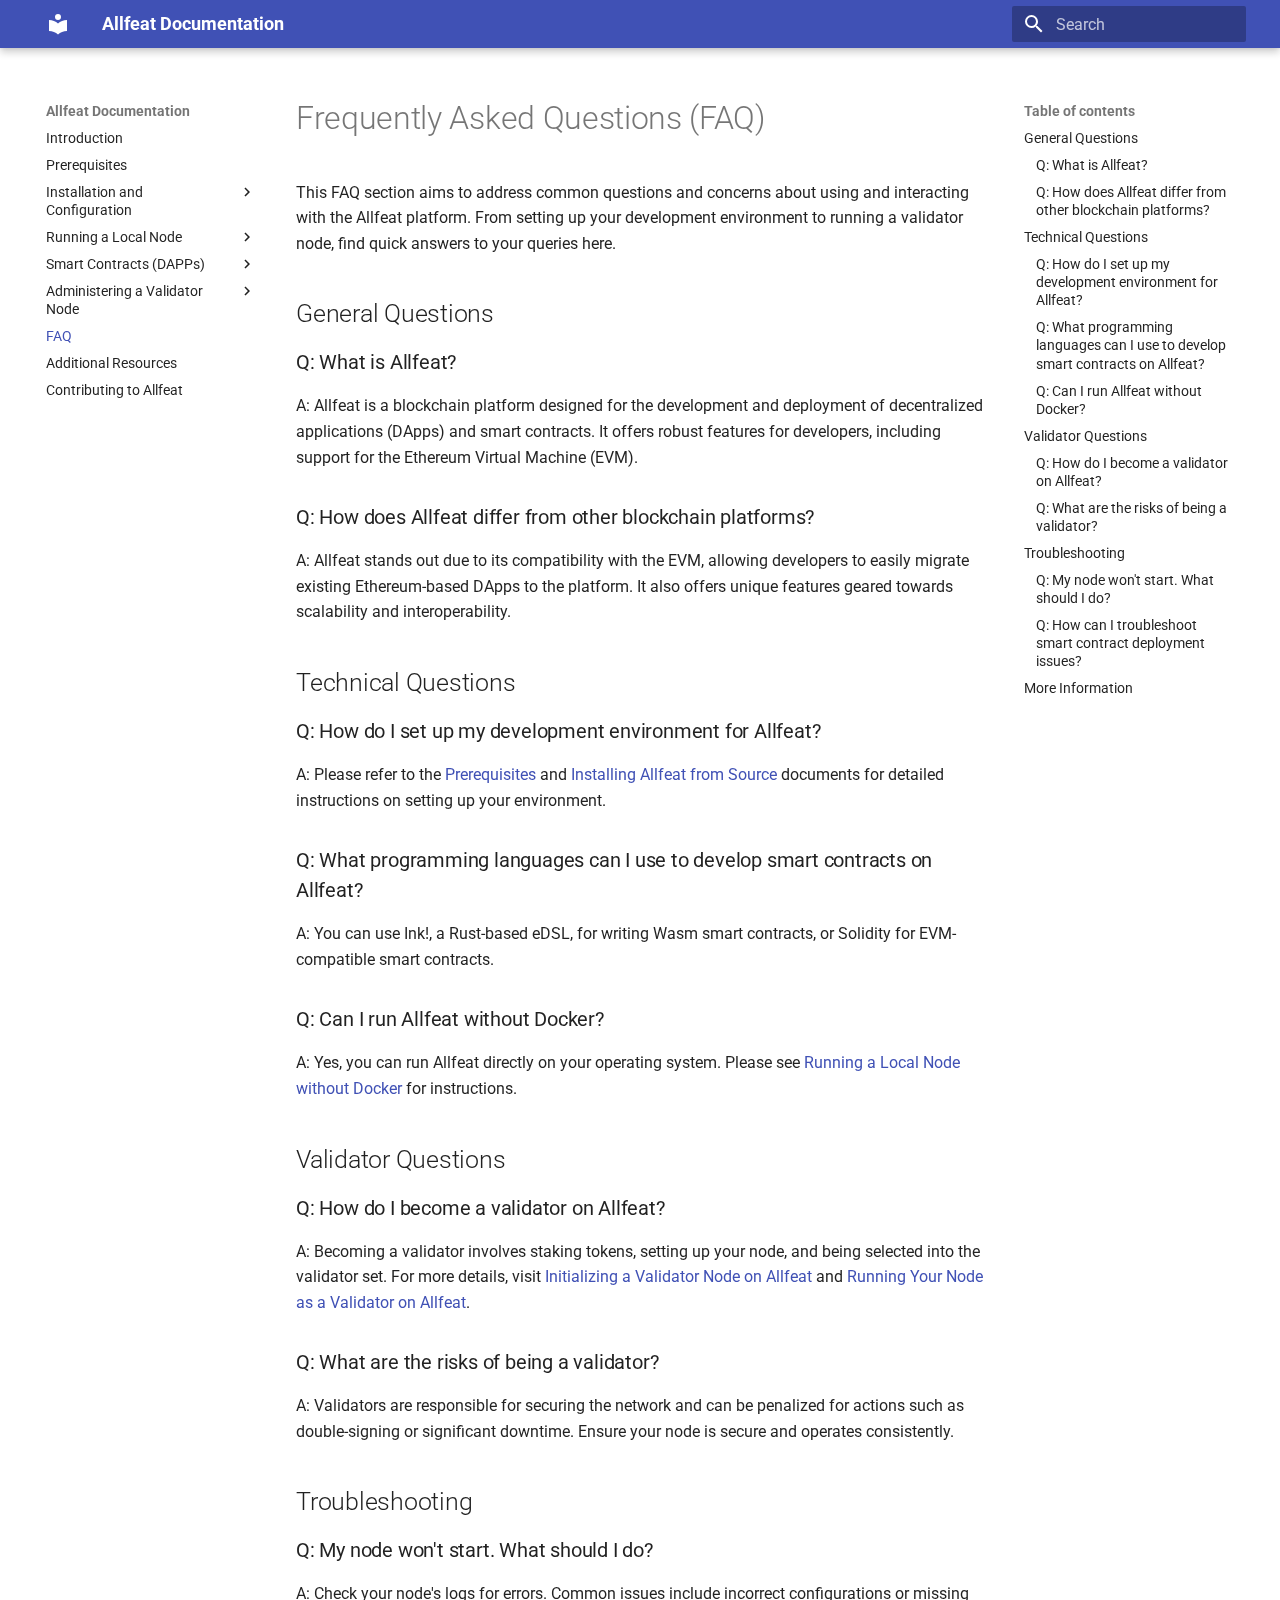
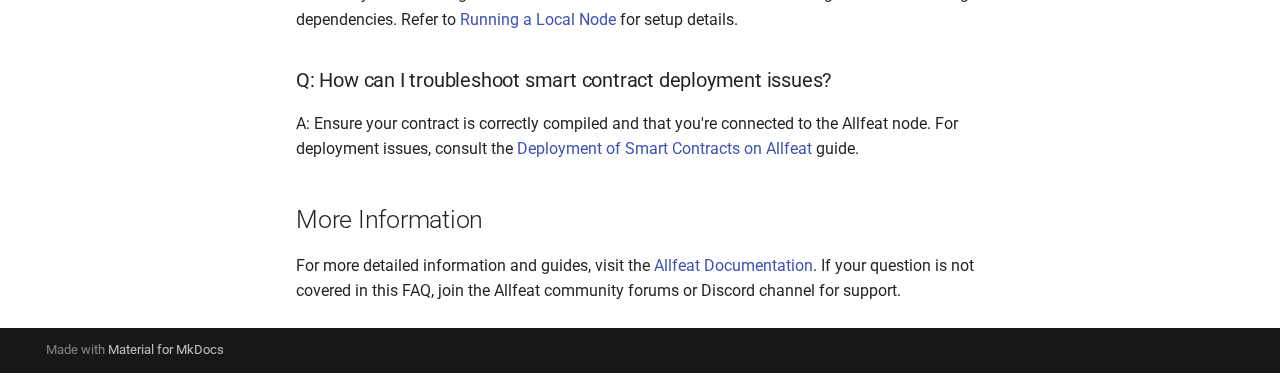
<file: faq/index.html>
<!doctype html><html lang=en class=no-js> <head><meta charset=utf-8><meta name=viewport content="width=device-width,initial-scale=1"><meta name=description content="A comprehensive guide for using and contributing to Allfeat."><meta name=author content="Romain PANNO & Noé SELLAM"><link href=https://your-domain.com/faq/ rel=canonical><link href=../validator-node/running-as-validator/ rel=prev><link href=../additional-resources/ rel=next><link rel=icon href=../assets/images/favicon.png><meta name=generator content="mkdocs-1.5.3, mkdocs-material-9.5.13"><title>FAQ - Allfeat Documentation</title><link rel=stylesheet href=../assets/stylesheets/main.7e359304.min.css><link rel=preconnect href=https://fonts.gstatic.com crossorigin><link rel=stylesheet href="https://fonts.googleapis.com/css?family=Roboto:300,300i,400,400i,700,700i%7CRoboto+Mono:400,400i,700,700i&display=fallback"><style>:root{--md-text-font:"Roboto";--md-code-font:"Roboto Mono"}</style><script>__md_scope=new URL("..",location),__md_hash=e=>[...e].reduce((e,_)=>(e<<5)-e+_.charCodeAt(0),0),__md_get=(e,_=localStorage,t=__md_scope)=>JSON.parse(_.getItem(t.pathname+"."+e)),__md_set=(e,_,t=localStorage,a=__md_scope)=>{try{t.setItem(a.pathname+"."+e,JSON.stringify(_))}catch(e){}}</script></head> <body dir=ltr> <input class=md-toggle data-md-toggle=drawer type=checkbox id=__drawer autocomplete=off> <input class=md-toggle data-md-toggle=search type=checkbox id=__search autocomplete=off> <label class=md-overlay for=__drawer></label> <div data-md-component=skip> <a href=#frequently-asked-questions-faq class=md-skip> Skip to content </a> </div> <div data-md-component=announce> </div> <header class="md-header md-header--shadow" data-md-component=header> <nav class="md-header__inner md-grid" aria-label=Header> <a href=.. title="Allfeat Documentation" class="md-header__button md-logo" aria-label="Allfeat Documentation" data-md-component=logo> <svg xmlns=http://www.w3.org/2000/svg viewbox="0 0 24 24"><path d="M12 8a3 3 0 0 0 3-3 3 3 0 0 0-3-3 3 3 0 0 0-3 3 3 3 0 0 0 3 3m0 3.54C9.64 9.35 6.5 8 3 8v11c3.5 0 6.64 1.35 9 3.54 2.36-2.19 5.5-3.54 9-3.54V8c-3.5 0-6.64 1.35-9 3.54Z"/></svg> </a> <label class="md-header__button md-icon" for=__drawer> <svg xmlns=http://www.w3.org/2000/svg viewbox="0 0 24 24"><path d="M3 6h18v2H3V6m0 5h18v2H3v-2m0 5h18v2H3v-2Z"/></svg> </label> <div class=md-header__title data-md-component=header-title> <div class=md-header__ellipsis> <div class=md-header__topic> <span class=md-ellipsis> Allfeat Documentation </span> </div> <div class=md-header__topic data-md-component=header-topic> <span class=md-ellipsis> FAQ </span> </div> </div> </div> <script>var media,input,key,value,palette=__md_get("__palette");if(palette&&palette.color){"(prefers-color-scheme)"===palette.color.media&&(media=matchMedia("(prefers-color-scheme: light)"),input=document.querySelector(media.matches?"[data-md-color-media='(prefers-color-scheme: light)']":"[data-md-color-media='(prefers-color-scheme: dark)']"),palette.color.media=input.getAttribute("data-md-color-media"),palette.color.scheme=input.getAttribute("data-md-color-scheme"),palette.color.primary=input.getAttribute("data-md-color-primary"),palette.color.accent=input.getAttribute("data-md-color-accent"));for([key,value]of Object.entries(palette.color))document.body.setAttribute("data-md-color-"+key,value)}</script> <label class="md-header__button md-icon" for=__search> <svg xmlns=http://www.w3.org/2000/svg viewbox="0 0 24 24"><path d="M9.5 3A6.5 6.5 0 0 1 16 9.5c0 1.61-.59 3.09-1.56 4.23l.27.27h.79l5 5-1.5 1.5-5-5v-.79l-.27-.27A6.516 6.516 0 0 1 9.5 16 6.5 6.5 0 0 1 3 9.5 6.5 6.5 0 0 1 9.5 3m0 2C7 5 5 7 5 9.5S7 14 9.5 14 14 12 14 9.5 12 5 9.5 5Z"/></svg> </label> <div class=md-search data-md-component=search role=dialog> <label class=md-search__overlay for=__search></label> <div class=md-search__inner role=search> <form class=md-search__form name=search> <input type=text class=md-search__input name=query aria-label=Search placeholder=Search autocapitalize=off autocorrect=off autocomplete=off spellcheck=false data-md-component=search-query required> <label class="md-search__icon md-icon" for=__search> <svg xmlns=http://www.w3.org/2000/svg viewbox="0 0 24 24"><path d="M9.5 3A6.5 6.5 0 0 1 16 9.5c0 1.61-.59 3.09-1.56 4.23l.27.27h.79l5 5-1.5 1.5-5-5v-.79l-.27-.27A6.516 6.516 0 0 1 9.5 16 6.5 6.5 0 0 1 3 9.5 6.5 6.5 0 0 1 9.5 3m0 2C7 5 5 7 5 9.5S7 14 9.5 14 14 12 14 9.5 12 5 9.5 5Z"/></svg> <svg xmlns=http://www.w3.org/2000/svg viewbox="0 0 24 24"><path d="M20 11v2H8l5.5 5.5-1.42 1.42L4.16 12l7.92-7.92L13.5 5.5 8 11h12Z"/></svg> </label> <nav class=md-search__options aria-label=Search> <button type=reset class="md-search__icon md-icon" title=Clear aria-label=Clear tabindex=-1> <svg xmlns=http://www.w3.org/2000/svg viewbox="0 0 24 24"><path d="M19 6.41 17.59 5 12 10.59 6.41 5 5 6.41 10.59 12 5 17.59 6.41 19 12 13.41 17.59 19 19 17.59 13.41 12 19 6.41Z"/></svg> </button> </nav> </form> <div class=md-search__output> <div class=md-search__scrollwrap data-md-scrollfix> <div class=md-search-result data-md-component=search-result> <div class=md-search-result__meta> Initializing search </div> <ol class=md-search-result__list role=presentation></ol> </div> </div> </div> </div> </div> </nav> </header> <div class=md-container data-md-component=container> <main class=md-main data-md-component=main> <div class="md-main__inner md-grid"> <div class="md-sidebar md-sidebar--primary" data-md-component=sidebar data-md-type=navigation> <div class=md-sidebar__scrollwrap> <div class=md-sidebar__inner> <nav class="md-nav md-nav--primary" aria-label=Navigation data-md-level=0> <label class=md-nav__title for=__drawer> <a href=.. title="Allfeat Documentation" class="md-nav__button md-logo" aria-label="Allfeat Documentation" data-md-component=logo> <svg xmlns=http://www.w3.org/2000/svg viewbox="0 0 24 24"><path d="M12 8a3 3 0 0 0 3-3 3 3 0 0 0-3-3 3 3 0 0 0-3 3 3 3 0 0 0 3 3m0 3.54C9.64 9.35 6.5 8 3 8v11c3.5 0 6.64 1.35 9 3.54 2.36-2.19 5.5-3.54 9-3.54V8c-3.5 0-6.64 1.35-9 3.54Z"/></svg> </a> Allfeat Documentation </label> <ul class=md-nav__list data-md-scrollfix> <li class=md-nav__item> <a href=.. class=md-nav__link> <span class=md-ellipsis> Introduction </span> </a> </li> <li class=md-nav__item> <a href=../prerequisites/ class=md-nav__link> <span class=md-ellipsis> Prerequisites </span> </a> </li> <li class="md-nav__item md-nav__item--nested"> <input class="md-nav__toggle md-toggle " type=checkbox id=__nav_3> <label class=md-nav__link for=__nav_3 id=__nav_3_label tabindex=0> <span class=md-ellipsis> Installation and Configuration </span> <span class="md-nav__icon md-icon"></span> </label> <nav class=md-nav data-md-level=1 aria-labelledby=__nav_3_label aria-expanded=false> <label class=md-nav__title for=__nav_3> <span class="md-nav__icon md-icon"></span> Installation and Configuration </label> <ul class=md-nav__list data-md-scrollfix> <li class=md-nav__item> <a href=../installation/docker/ class=md-nav__link> <span class=md-ellipsis> Docker </span> </a> </li> <li class=md-nav__item> <a href=../installation/from-source/ class=md-nav__link> <span class=md-ellipsis> From Source </span> </a> </li> </ul> </nav> </li> <li class="md-nav__item md-nav__item--nested"> <input class="md-nav__toggle md-toggle " type=checkbox id=__nav_4> <label class=md-nav__link for=__nav_4 id=__nav_4_label tabindex=0> <span class=md-ellipsis> Running a Local Node </span> <span class="md-nav__icon md-icon"></span> </label> <nav class=md-nav data-md-level=1 aria-labelledby=__nav_4_label aria-expanded=false> <label class=md-nav__title for=__nav_4> <span class="md-nav__icon md-icon"></span> Running a Local Node </label> <ul class=md-nav__list data-md-scrollfix> <li class=md-nav__item> <a href=../running-a-node/docker/ class=md-nav__link> <span class=md-ellipsis> With Docker </span> </a> </li> <li class=md-nav__item> <a href=../running-a-node/without-docker/ class=md-nav__link> <span class=md-ellipsis> Without Docker </span> </a> </li> </ul> </nav> </li> <li class="md-nav__item md-nav__item--nested"> <input class="md-nav__toggle md-toggle " type=checkbox id=__nav_5> <label class=md-nav__link for=__nav_5 id=__nav_5_label tabindex=0> <span class=md-ellipsis> Smart Contracts (DAPPs) </span> <span class="md-nav__icon md-icon"></span> </label> <nav class=md-nav data-md-level=1 aria-labelledby=__nav_5_label aria-expanded=false> <label class=md-nav__title for=__nav_5> <span class="md-nav__icon md-icon"></span> Smart Contracts (DAPPs) </label> <ul class=md-nav__list data-md-scrollfix> <li class=md-nav__item> <a href=../smart-contracts/developing/ class=md-nav__link> <span class=md-ellipsis> Developing </span> </a> </li> <li class=md-nav__item> <a href=../smart-contracts/deployment/ class=md-nav__link> <span class=md-ellipsis> Deployment </span> </a> </li> </ul> </nav> </li> <li class="md-nav__item md-nav__item--nested"> <input class="md-nav__toggle md-toggle " type=checkbox id=__nav_6> <label class=md-nav__link for=__nav_6 id=__nav_6_label tabindex=0> <span class=md-ellipsis> Administering a Validator Node </span> <span class="md-nav__icon md-icon"></span> </label> <nav class=md-nav data-md-level=1 aria-labelledby=__nav_6_label aria-expanded=false> <label class=md-nav__title for=__nav_6> <span class="md-nav__icon md-icon"></span> Administering a Validator Node </label> <ul class=md-nav__list data-md-scrollfix> <li class=md-nav__item> <a href=../validator-node/prerequisites/ class=md-nav__link> <span class=md-ellipsis> Prerequisites </span> </a> </li> <li class=md-nav__item> <a href=../validator-node/running-as-validator/ class=md-nav__link> <span class=md-ellipsis> Running as a Validator </span> </a> </li> </ul> </nav> </li> <li class="md-nav__item md-nav__item--active"> <input class="md-nav__toggle md-toggle" type=checkbox id=__toc> <label class="md-nav__link md-nav__link--active" for=__toc> <span class=md-ellipsis> FAQ </span> <span class="md-nav__icon md-icon"></span> </label> <a href=./ class="md-nav__link md-nav__link--active"> <span class=md-ellipsis> FAQ </span> </a> <nav class="md-nav md-nav--secondary" aria-label="Table of contents"> <label class=md-nav__title for=__toc> <span class="md-nav__icon md-icon"></span> Table of contents </label> <ul class=md-nav__list data-md-component=toc data-md-scrollfix> <li class=md-nav__item> <a href=#general-questions class=md-nav__link> <span class=md-ellipsis> General Questions </span> </a> <nav class=md-nav aria-label="General Questions"> <ul class=md-nav__list> <li class=md-nav__item> <a href=#q-what-is-allfeat class=md-nav__link> <span class=md-ellipsis> Q: What is Allfeat? </span> </a> </li> <li class=md-nav__item> <a href=#q-how-does-allfeat-differ-from-other-blockchain-platforms class=md-nav__link> <span class=md-ellipsis> Q: How does Allfeat differ from other blockchain platforms? </span> </a> </li> </ul> </nav> </li> <li class=md-nav__item> <a href=#technical-questions class=md-nav__link> <span class=md-ellipsis> Technical Questions </span> </a> <nav class=md-nav aria-label="Technical Questions"> <ul class=md-nav__list> <li class=md-nav__item> <a href=#q-how-do-i-set-up-my-development-environment-for-allfeat class=md-nav__link> <span class=md-ellipsis> Q: How do I set up my development environment for Allfeat? </span> </a> </li> <li class=md-nav__item> <a href=#q-what-programming-languages-can-i-use-to-develop-smart-contracts-on-allfeat class=md-nav__link> <span class=md-ellipsis> Q: What programming languages can I use to develop smart contracts on Allfeat? </span> </a> </li> <li class=md-nav__item> <a href=#q-can-i-run-allfeat-without-docker class=md-nav__link> <span class=md-ellipsis> Q: Can I run Allfeat without Docker? </span> </a> </li> </ul> </nav> </li> <li class=md-nav__item> <a href=#validator-questions class=md-nav__link> <span class=md-ellipsis> Validator Questions </span> </a> <nav class=md-nav aria-label="Validator Questions"> <ul class=md-nav__list> <li class=md-nav__item> <a href=#q-how-do-i-become-a-validator-on-allfeat class=md-nav__link> <span class=md-ellipsis> Q: How do I become a validator on Allfeat? </span> </a> </li> <li class=md-nav__item> <a href=#q-what-are-the-risks-of-being-a-validator class=md-nav__link> <span class=md-ellipsis> Q: What are the risks of being a validator? </span> </a> </li> </ul> </nav> </li> <li class=md-nav__item> <a href=#troubleshooting class=md-nav__link> <span class=md-ellipsis> Troubleshooting </span> </a> <nav class=md-nav aria-label=Troubleshooting> <ul class=md-nav__list> <li class=md-nav__item> <a href=#q-my-node-wont-start-what-should-i-do class=md-nav__link> <span class=md-ellipsis> Q: My node won't start. What should I do? </span> </a> </li> <li class=md-nav__item> <a href=#q-how-can-i-troubleshoot-smart-contract-deployment-issues class=md-nav__link> <span class=md-ellipsis> Q: How can I troubleshoot smart contract deployment issues? </span> </a> </li> </ul> </nav> </li> <li class=md-nav__item> <a href=#more-information class=md-nav__link> <span class=md-ellipsis> More Information </span> </a> </li> </ul> </nav> </li> <li class=md-nav__item> <a href=../additional-resources/ class=md-nav__link> <span class=md-ellipsis> Additional Resources </span> </a> </li> <li class=md-nav__item> <a href=../contributing/ class=md-nav__link> <span class=md-ellipsis> Contributing to Allfeat </span> </a> </li> </ul> </nav> </div> </div> </div> <div class="md-sidebar md-sidebar--secondary" data-md-component=sidebar data-md-type=toc> <div class=md-sidebar__scrollwrap> <div class=md-sidebar__inner> <nav class="md-nav md-nav--secondary" aria-label="Table of contents"> <label class=md-nav__title for=__toc> <span class="md-nav__icon md-icon"></span> Table of contents </label> <ul class=md-nav__list data-md-component=toc data-md-scrollfix> <li class=md-nav__item> <a href=#general-questions class=md-nav__link> <span class=md-ellipsis> General Questions </span> </a> <nav class=md-nav aria-label="General Questions"> <ul class=md-nav__list> <li class=md-nav__item> <a href=#q-what-is-allfeat class=md-nav__link> <span class=md-ellipsis> Q: What is Allfeat? </span> </a> </li> <li class=md-nav__item> <a href=#q-how-does-allfeat-differ-from-other-blockchain-platforms class=md-nav__link> <span class=md-ellipsis> Q: How does Allfeat differ from other blockchain platforms? </span> </a> </li> </ul> </nav> </li> <li class=md-nav__item> <a href=#technical-questions class=md-nav__link> <span class=md-ellipsis> Technical Questions </span> </a> <nav class=md-nav aria-label="Technical Questions"> <ul class=md-nav__list> <li class=md-nav__item> <a href=#q-how-do-i-set-up-my-development-environment-for-allfeat class=md-nav__link> <span class=md-ellipsis> Q: How do I set up my development environment for Allfeat? </span> </a> </li> <li class=md-nav__item> <a href=#q-what-programming-languages-can-i-use-to-develop-smart-contracts-on-allfeat class=md-nav__link> <span class=md-ellipsis> Q: What programming languages can I use to develop smart contracts on Allfeat? </span> </a> </li> <li class=md-nav__item> <a href=#q-can-i-run-allfeat-without-docker class=md-nav__link> <span class=md-ellipsis> Q: Can I run Allfeat without Docker? </span> </a> </li> </ul> </nav> </li> <li class=md-nav__item> <a href=#validator-questions class=md-nav__link> <span class=md-ellipsis> Validator Questions </span> </a> <nav class=md-nav aria-label="Validator Questions"> <ul class=md-nav__list> <li class=md-nav__item> <a href=#q-how-do-i-become-a-validator-on-allfeat class=md-nav__link> <span class=md-ellipsis> Q: How do I become a validator on Allfeat? </span> </a> </li> <li class=md-nav__item> <a href=#q-what-are-the-risks-of-being-a-validator class=md-nav__link> <span class=md-ellipsis> Q: What are the risks of being a validator? </span> </a> </li> </ul> </nav> </li> <li class=md-nav__item> <a href=#troubleshooting class=md-nav__link> <span class=md-ellipsis> Troubleshooting </span> </a> <nav class=md-nav aria-label=Troubleshooting> <ul class=md-nav__list> <li class=md-nav__item> <a href=#q-my-node-wont-start-what-should-i-do class=md-nav__link> <span class=md-ellipsis> Q: My node won't start. What should I do? </span> </a> </li> <li class=md-nav__item> <a href=#q-how-can-i-troubleshoot-smart-contract-deployment-issues class=md-nav__link> <span class=md-ellipsis> Q: How can I troubleshoot smart contract deployment issues? </span> </a> </li> </ul> </nav> </li> <li class=md-nav__item> <a href=#more-information class=md-nav__link> <span class=md-ellipsis> More Information </span> </a> </li> </ul> </nav> </div> </div> </div> <div class=md-content data-md-component=content> <article class="md-content__inner md-typeset"> <h1 id=frequently-asked-questions-faq>Frequently Asked Questions (FAQ)</h1> <p>This FAQ section aims to address common questions and concerns about using and interacting with the Allfeat platform. From setting up your development environment to running a validator node, find quick answers to your queries here.</p> <h2 id=general-questions>General Questions</h2> <h3 id=q-what-is-allfeat>Q: What is Allfeat?</h3> <p>A: Allfeat is a blockchain platform designed for the development and deployment of decentralized applications (DApps) and smart contracts. It offers robust features for developers, including support for the Ethereum Virtual Machine (EVM).</p> <h3 id=q-how-does-allfeat-differ-from-other-blockchain-platforms>Q: How does Allfeat differ from other blockchain platforms?</h3> <p>A: Allfeat stands out due to its compatibility with the EVM, allowing developers to easily migrate existing Ethereum-based DApps to the platform. It also offers unique features geared towards scalability and interoperability.</p> <h2 id=technical-questions>Technical Questions</h2> <h3 id=q-how-do-i-set-up-my-development-environment-for-allfeat>Q: How do I set up my development environment for Allfeat?</h3> <p>A: Please refer to the <a href=../prerequisites/ >Prerequisites</a> and <a href=../installation/from-source/ >Installing Allfeat from Source</a> documents for detailed instructions on setting up your environment.</p> <h3 id=q-what-programming-languages-can-i-use-to-develop-smart-contracts-on-allfeat>Q: What programming languages can I use to develop smart contracts on Allfeat?</h3> <p>A: You can use Ink!, a Rust-based eDSL, for writing Wasm smart contracts, or Solidity for EVM-compatible smart contracts.</p> <h3 id=q-can-i-run-allfeat-without-docker>Q: Can I run Allfeat without Docker?</h3> <p>A: Yes, you can run Allfeat directly on your operating system. Please see <a href=../running-a-node/without-docker/ >Running a Local Node without Docker</a> for instructions.</p> <h2 id=validator-questions>Validator Questions</h2> <h3 id=q-how-do-i-become-a-validator-on-allfeat>Q: How do I become a validator on Allfeat?</h3> <p>A: Becoming a validator involves staking tokens, setting up your node, and being selected into the validator set. For more details, visit <a href=../validator-node/prerequisites/ >Initializing a Validator Node on Allfeat</a> and <a href=../validator-node/running-as-validator/ >Running Your Node as a Validator on Allfeat</a>.</p> <h3 id=q-what-are-the-risks-of-being-a-validator>Q: What are the risks of being a validator?</h3> <p>A: Validators are responsible for securing the network and can be penalized for actions such as double-signing or significant downtime. Ensure your node is secure and operates consistently.</p> <h2 id=troubleshooting>Troubleshooting</h2> <h3 id=q-my-node-wont-start-what-should-i-do>Q: My node won't start. What should I do?</h3> <p>A: Check your node's logs for errors. Common issues include incorrect configurations or missing dependencies. Refer to <a href=../running-a-node/docker/ >Running a Local Node</a> for setup details.</p> <h3 id=q-how-can-i-troubleshoot-smart-contract-deployment-issues>Q: How can I troubleshoot smart contract deployment issues?</h3> <p>A: Ensure your contract is correctly compiled and that you're connected to the Allfeat node. For deployment issues, consult the <a href=../smart-contracts/deployment/ >Deployment of Smart Contracts on Allfeat</a> guide.</p> <h2 id=more-information>More Information</h2> <p>For more detailed information and guides, visit the <a href=https://allfeatdocs.org>Allfeat Documentation</a>. If your question is not covered in this FAQ, join the Allfeat community forums or Discord channel for support.</p> </article> </div> <script>var target=document.getElementById(location.hash.slice(1));target&&target.name&&(target.checked=target.name.startsWith("__tabbed_"))</script> </div> </main> <footer class=md-footer> <div class="md-footer-meta md-typeset"> <div class="md-footer-meta__inner md-grid"> <div class=md-copyright> Made with <a href=https://squidfunk.github.io/mkdocs-material/ target=_blank rel=noopener> Material for MkDocs </a> </div> </div> </div> </footer> </div> <div class=md-dialog data-md-component=dialog> <div class="md-dialog__inner md-typeset"></div> </div> <script id=__config type=application/json>{"base": "..", "features": [], "search": "../assets/javascripts/workers/search.b8dbb3d2.min.js", "translations": {"clipboard.copied": "Copied to clipboard", "clipboard.copy": "Copy to clipboard", "search.result.more.one": "1 more on this page", "search.result.more.other": "# more on this page", "search.result.none": "No matching documents", "search.result.one": "1 matching document", "search.result.other": "# matching documents", "search.result.placeholder": "Type to start searching", "search.result.term.missing": "Missing", "select.version": "Select version"}}</script> <script src=../assets/javascripts/bundle.c8d2eff1.min.js></script> </body> </html>
</file>
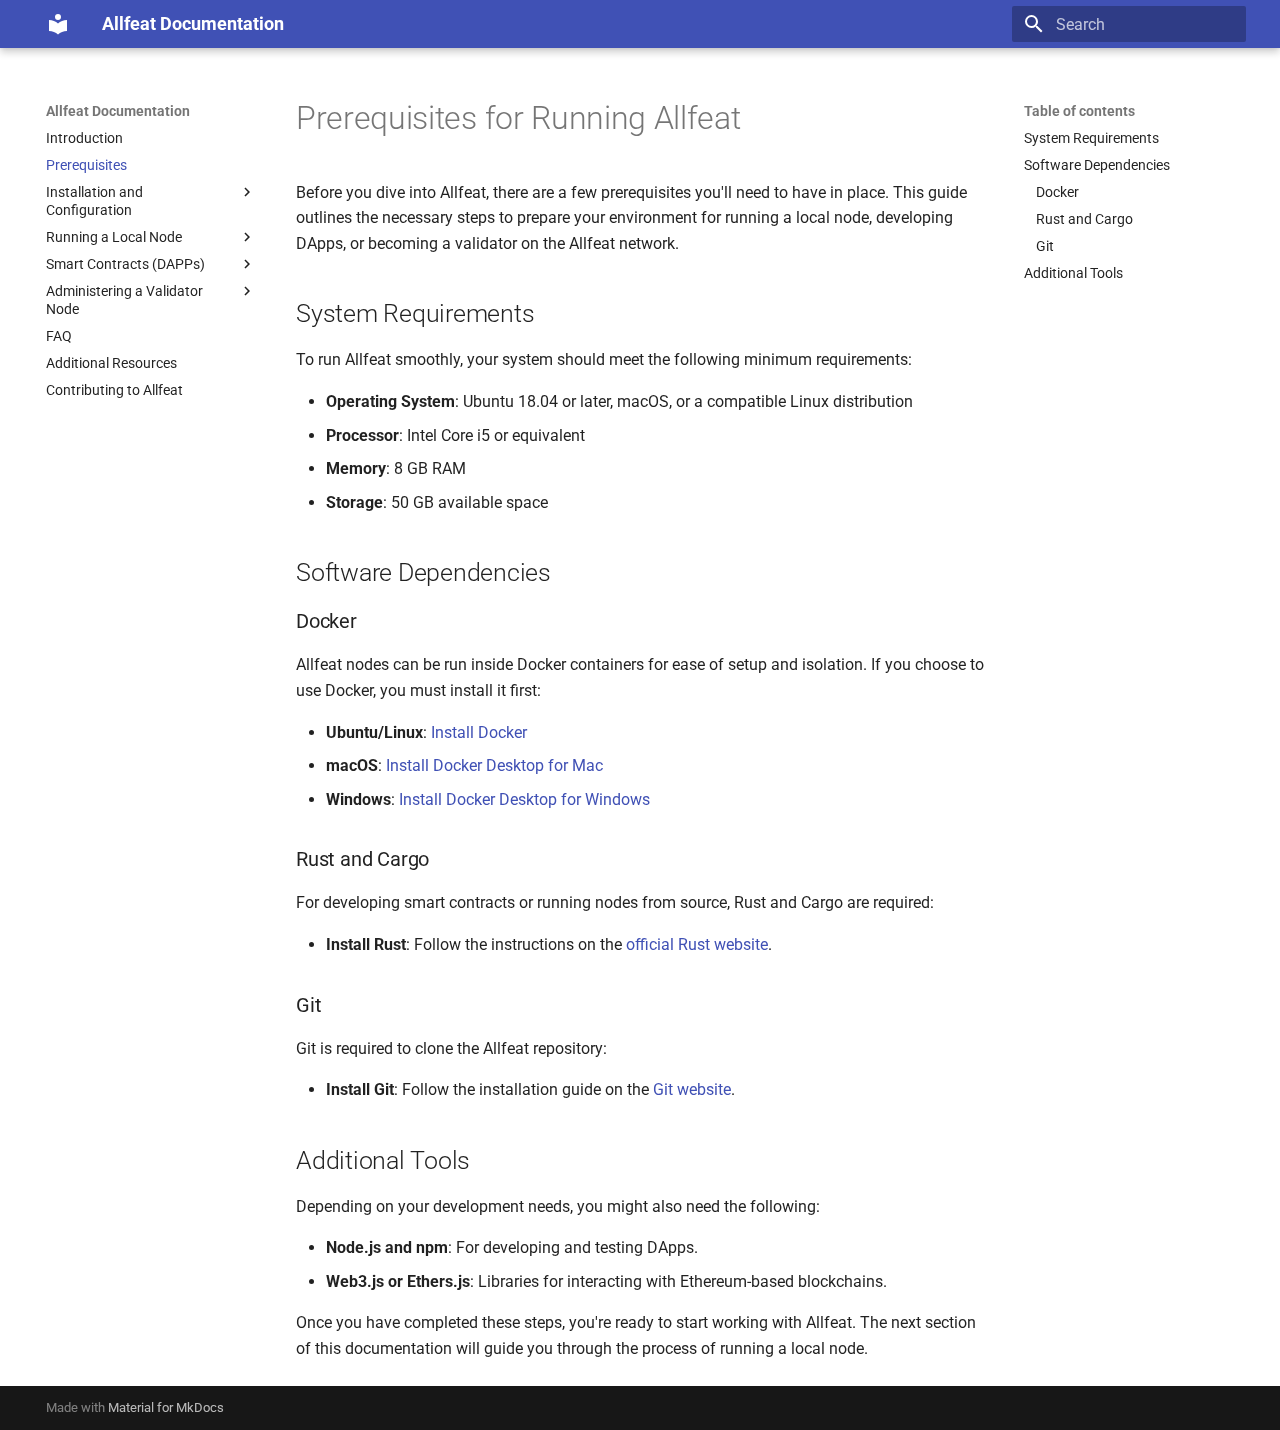
<file: prerequisites/index.html>
<!doctype html><html lang=en class=no-js> <head><meta charset=utf-8><meta name=viewport content="width=device-width,initial-scale=1"><meta name=description content="A comprehensive guide for using and contributing to Allfeat."><meta name=author content="Romain PANNO & Noé SELLAM"><link href=https://your-domain.com/prerequisites/ rel=canonical><link rel=prev href=..><link href=../installation/docker/ rel=next><link rel=icon href=../assets/images/favicon.png><meta name=generator content="mkdocs-1.5.3, mkdocs-material-9.5.13"><title>Prerequisites - Allfeat Documentation</title><link rel=stylesheet href=../assets/stylesheets/main.7e359304.min.css><link rel=preconnect href=https://fonts.gstatic.com crossorigin><link rel=stylesheet href="https://fonts.googleapis.com/css?family=Roboto:300,300i,400,400i,700,700i%7CRoboto+Mono:400,400i,700,700i&display=fallback"><style>:root{--md-text-font:"Roboto";--md-code-font:"Roboto Mono"}</style><script>__md_scope=new URL("..",location),__md_hash=e=>[...e].reduce((e,_)=>(e<<5)-e+_.charCodeAt(0),0),__md_get=(e,_=localStorage,t=__md_scope)=>JSON.parse(_.getItem(t.pathname+"."+e)),__md_set=(e,_,t=localStorage,a=__md_scope)=>{try{t.setItem(a.pathname+"."+e,JSON.stringify(_))}catch(e){}}</script></head> <body dir=ltr> <input class=md-toggle data-md-toggle=drawer type=checkbox id=__drawer autocomplete=off> <input class=md-toggle data-md-toggle=search type=checkbox id=__search autocomplete=off> <label class=md-overlay for=__drawer></label> <div data-md-component=skip> <a href=#prerequisites-for-running-allfeat class=md-skip> Skip to content </a> </div> <div data-md-component=announce> </div> <header class="md-header md-header--shadow" data-md-component=header> <nav class="md-header__inner md-grid" aria-label=Header> <a href=.. title="Allfeat Documentation" class="md-header__button md-logo" aria-label="Allfeat Documentation" data-md-component=logo> <svg xmlns=http://www.w3.org/2000/svg viewbox="0 0 24 24"><path d="M12 8a3 3 0 0 0 3-3 3 3 0 0 0-3-3 3 3 0 0 0-3 3 3 3 0 0 0 3 3m0 3.54C9.64 9.35 6.5 8 3 8v11c3.5 0 6.64 1.35 9 3.54 2.36-2.19 5.5-3.54 9-3.54V8c-3.5 0-6.64 1.35-9 3.54Z"/></svg> </a> <label class="md-header__button md-icon" for=__drawer> <svg xmlns=http://www.w3.org/2000/svg viewbox="0 0 24 24"><path d="M3 6h18v2H3V6m0 5h18v2H3v-2m0 5h18v2H3v-2Z"/></svg> </label> <div class=md-header__title data-md-component=header-title> <div class=md-header__ellipsis> <div class=md-header__topic> <span class=md-ellipsis> Allfeat Documentation </span> </div> <div class=md-header__topic data-md-component=header-topic> <span class=md-ellipsis> Prerequisites </span> </div> </div> </div> <script>var media,input,key,value,palette=__md_get("__palette");if(palette&&palette.color){"(prefers-color-scheme)"===palette.color.media&&(media=matchMedia("(prefers-color-scheme: light)"),input=document.querySelector(media.matches?"[data-md-color-media='(prefers-color-scheme: light)']":"[data-md-color-media='(prefers-color-scheme: dark)']"),palette.color.media=input.getAttribute("data-md-color-media"),palette.color.scheme=input.getAttribute("data-md-color-scheme"),palette.color.primary=input.getAttribute("data-md-color-primary"),palette.color.accent=input.getAttribute("data-md-color-accent"));for([key,value]of Object.entries(palette.color))document.body.setAttribute("data-md-color-"+key,value)}</script> <label class="md-header__button md-icon" for=__search> <svg xmlns=http://www.w3.org/2000/svg viewbox="0 0 24 24"><path d="M9.5 3A6.5 6.5 0 0 1 16 9.5c0 1.61-.59 3.09-1.56 4.23l.27.27h.79l5 5-1.5 1.5-5-5v-.79l-.27-.27A6.516 6.516 0 0 1 9.5 16 6.5 6.5 0 0 1 3 9.5 6.5 6.5 0 0 1 9.5 3m0 2C7 5 5 7 5 9.5S7 14 9.5 14 14 12 14 9.5 12 5 9.5 5Z"/></svg> </label> <div class=md-search data-md-component=search role=dialog> <label class=md-search__overlay for=__search></label> <div class=md-search__inner role=search> <form class=md-search__form name=search> <input type=text class=md-search__input name=query aria-label=Search placeholder=Search autocapitalize=off autocorrect=off autocomplete=off spellcheck=false data-md-component=search-query required> <label class="md-search__icon md-icon" for=__search> <svg xmlns=http://www.w3.org/2000/svg viewbox="0 0 24 24"><path d="M9.5 3A6.5 6.5 0 0 1 16 9.5c0 1.61-.59 3.09-1.56 4.23l.27.27h.79l5 5-1.5 1.5-5-5v-.79l-.27-.27A6.516 6.516 0 0 1 9.5 16 6.5 6.5 0 0 1 3 9.5 6.5 6.5 0 0 1 9.5 3m0 2C7 5 5 7 5 9.5S7 14 9.5 14 14 12 14 9.5 12 5 9.5 5Z"/></svg> <svg xmlns=http://www.w3.org/2000/svg viewbox="0 0 24 24"><path d="M20 11v2H8l5.5 5.5-1.42 1.42L4.16 12l7.92-7.92L13.5 5.5 8 11h12Z"/></svg> </label> <nav class=md-search__options aria-label=Search> <button type=reset class="md-search__icon md-icon" title=Clear aria-label=Clear tabindex=-1> <svg xmlns=http://www.w3.org/2000/svg viewbox="0 0 24 24"><path d="M19 6.41 17.59 5 12 10.59 6.41 5 5 6.41 10.59 12 5 17.59 6.41 19 12 13.41 17.59 19 19 17.59 13.41 12 19 6.41Z"/></svg> </button> </nav> </form> <div class=md-search__output> <div class=md-search__scrollwrap data-md-scrollfix> <div class=md-search-result data-md-component=search-result> <div class=md-search-result__meta> Initializing search </div> <ol class=md-search-result__list role=presentation></ol> </div> </div> </div> </div> </div> </nav> </header> <div class=md-container data-md-component=container> <main class=md-main data-md-component=main> <div class="md-main__inner md-grid"> <div class="md-sidebar md-sidebar--primary" data-md-component=sidebar data-md-type=navigation> <div class=md-sidebar__scrollwrap> <div class=md-sidebar__inner> <nav class="md-nav md-nav--primary" aria-label=Navigation data-md-level=0> <label class=md-nav__title for=__drawer> <a href=.. title="Allfeat Documentation" class="md-nav__button md-logo" aria-label="Allfeat Documentation" data-md-component=logo> <svg xmlns=http://www.w3.org/2000/svg viewbox="0 0 24 24"><path d="M12 8a3 3 0 0 0 3-3 3 3 0 0 0-3-3 3 3 0 0 0-3 3 3 3 0 0 0 3 3m0 3.54C9.64 9.35 6.5 8 3 8v11c3.5 0 6.64 1.35 9 3.54 2.36-2.19 5.5-3.54 9-3.54V8c-3.5 0-6.64 1.35-9 3.54Z"/></svg> </a> Allfeat Documentation </label> <ul class=md-nav__list data-md-scrollfix> <li class=md-nav__item> <a href=.. class=md-nav__link> <span class=md-ellipsis> Introduction </span> </a> </li> <li class="md-nav__item md-nav__item--active"> <input class="md-nav__toggle md-toggle" type=checkbox id=__toc> <label class="md-nav__link md-nav__link--active" for=__toc> <span class=md-ellipsis> Prerequisites </span> <span class="md-nav__icon md-icon"></span> </label> <a href=./ class="md-nav__link md-nav__link--active"> <span class=md-ellipsis> Prerequisites </span> </a> <nav class="md-nav md-nav--secondary" aria-label="Table of contents"> <label class=md-nav__title for=__toc> <span class="md-nav__icon md-icon"></span> Table of contents </label> <ul class=md-nav__list data-md-component=toc data-md-scrollfix> <li class=md-nav__item> <a href=#system-requirements class=md-nav__link> <span class=md-ellipsis> System Requirements </span> </a> </li> <li class=md-nav__item> <a href=#software-dependencies class=md-nav__link> <span class=md-ellipsis> Software Dependencies </span> </a> <nav class=md-nav aria-label="Software Dependencies"> <ul class=md-nav__list> <li class=md-nav__item> <a href=#docker class=md-nav__link> <span class=md-ellipsis> Docker </span> </a> </li> <li class=md-nav__item> <a href=#rust-and-cargo class=md-nav__link> <span class=md-ellipsis> Rust and Cargo </span> </a> </li> <li class=md-nav__item> <a href=#git class=md-nav__link> <span class=md-ellipsis> Git </span> </a> </li> </ul> </nav> </li> <li class=md-nav__item> <a href=#additional-tools class=md-nav__link> <span class=md-ellipsis> Additional Tools </span> </a> </li> </ul> </nav> </li> <li class="md-nav__item md-nav__item--nested"> <input class="md-nav__toggle md-toggle " type=checkbox id=__nav_3> <label class=md-nav__link for=__nav_3 id=__nav_3_label tabindex=0> <span class=md-ellipsis> Installation and Configuration </span> <span class="md-nav__icon md-icon"></span> </label> <nav class=md-nav data-md-level=1 aria-labelledby=__nav_3_label aria-expanded=false> <label class=md-nav__title for=__nav_3> <span class="md-nav__icon md-icon"></span> Installation and Configuration </label> <ul class=md-nav__list data-md-scrollfix> <li class=md-nav__item> <a href=../installation/docker/ class=md-nav__link> <span class=md-ellipsis> Docker </span> </a> </li> <li class=md-nav__item> <a href=../installation/from-source/ class=md-nav__link> <span class=md-ellipsis> From Source </span> </a> </li> </ul> </nav> </li> <li class="md-nav__item md-nav__item--nested"> <input class="md-nav__toggle md-toggle " type=checkbox id=__nav_4> <label class=md-nav__link for=__nav_4 id=__nav_4_label tabindex=0> <span class=md-ellipsis> Running a Local Node </span> <span class="md-nav__icon md-icon"></span> </label> <nav class=md-nav data-md-level=1 aria-labelledby=__nav_4_label aria-expanded=false> <label class=md-nav__title for=__nav_4> <span class="md-nav__icon md-icon"></span> Running a Local Node </label> <ul class=md-nav__list data-md-scrollfix> <li class=md-nav__item> <a href=../running-a-node/docker/ class=md-nav__link> <span class=md-ellipsis> With Docker </span> </a> </li> <li class=md-nav__item> <a href=../running-a-node/without-docker/ class=md-nav__link> <span class=md-ellipsis> Without Docker </span> </a> </li> </ul> </nav> </li> <li class="md-nav__item md-nav__item--nested"> <input class="md-nav__toggle md-toggle " type=checkbox id=__nav_5> <label class=md-nav__link for=__nav_5 id=__nav_5_label tabindex=0> <span class=md-ellipsis> Smart Contracts (DAPPs) </span> <span class="md-nav__icon md-icon"></span> </label> <nav class=md-nav data-md-level=1 aria-labelledby=__nav_5_label aria-expanded=false> <label class=md-nav__title for=__nav_5> <span class="md-nav__icon md-icon"></span> Smart Contracts (DAPPs) </label> <ul class=md-nav__list data-md-scrollfix> <li class=md-nav__item> <a href=../smart-contracts/developing/ class=md-nav__link> <span class=md-ellipsis> Developing </span> </a> </li> <li class=md-nav__item> <a href=../smart-contracts/deployment/ class=md-nav__link> <span class=md-ellipsis> Deployment </span> </a> </li> </ul> </nav> </li> <li class="md-nav__item md-nav__item--nested"> <input class="md-nav__toggle md-toggle " type=checkbox id=__nav_6> <label class=md-nav__link for=__nav_6 id=__nav_6_label tabindex=0> <span class=md-ellipsis> Administering a Validator Node </span> <span class="md-nav__icon md-icon"></span> </label> <nav class=md-nav data-md-level=1 aria-labelledby=__nav_6_label aria-expanded=false> <label class=md-nav__title for=__nav_6> <span class="md-nav__icon md-icon"></span> Administering a Validator Node </label> <ul class=md-nav__list data-md-scrollfix> <li class=md-nav__item> <a href=../validator-node/prerequisites/ class=md-nav__link> <span class=md-ellipsis> Prerequisites </span> </a> </li> <li class=md-nav__item> <a href=../validator-node/running-as-validator/ class=md-nav__link> <span class=md-ellipsis> Running as a Validator </span> </a> </li> </ul> </nav> </li> <li class=md-nav__item> <a href=../faq/ class=md-nav__link> <span class=md-ellipsis> FAQ </span> </a> </li> <li class=md-nav__item> <a href=../additional-resources/ class=md-nav__link> <span class=md-ellipsis> Additional Resources </span> </a> </li> <li class=md-nav__item> <a href=../contributing/ class=md-nav__link> <span class=md-ellipsis> Contributing to Allfeat </span> </a> </li> </ul> </nav> </div> </div> </div> <div class="md-sidebar md-sidebar--secondary" data-md-component=sidebar data-md-type=toc> <div class=md-sidebar__scrollwrap> <div class=md-sidebar__inner> <nav class="md-nav md-nav--secondary" aria-label="Table of contents"> <label class=md-nav__title for=__toc> <span class="md-nav__icon md-icon"></span> Table of contents </label> <ul class=md-nav__list data-md-component=toc data-md-scrollfix> <li class=md-nav__item> <a href=#system-requirements class=md-nav__link> <span class=md-ellipsis> System Requirements </span> </a> </li> <li class=md-nav__item> <a href=#software-dependencies class=md-nav__link> <span class=md-ellipsis> Software Dependencies </span> </a> <nav class=md-nav aria-label="Software Dependencies"> <ul class=md-nav__list> <li class=md-nav__item> <a href=#docker class=md-nav__link> <span class=md-ellipsis> Docker </span> </a> </li> <li class=md-nav__item> <a href=#rust-and-cargo class=md-nav__link> <span class=md-ellipsis> Rust and Cargo </span> </a> </li> <li class=md-nav__item> <a href=#git class=md-nav__link> <span class=md-ellipsis> Git </span> </a> </li> </ul> </nav> </li> <li class=md-nav__item> <a href=#additional-tools class=md-nav__link> <span class=md-ellipsis> Additional Tools </span> </a> </li> </ul> </nav> </div> </div> </div> <div class=md-content data-md-component=content> <article class="md-content__inner md-typeset"> <h1 id=prerequisites-for-running-allfeat>Prerequisites for Running Allfeat</h1> <p>Before you dive into Allfeat, there are a few prerequisites you'll need to have in place. This guide outlines the necessary steps to prepare your environment for running a local node, developing DApps, or becoming a validator on the Allfeat network.</p> <h2 id=system-requirements>System Requirements</h2> <p>To run Allfeat smoothly, your system should meet the following minimum requirements:</p> <ul> <li><strong>Operating System</strong>: Ubuntu 18.04 or later, macOS, or a compatible Linux distribution</li> <li><strong>Processor</strong>: Intel Core i5 or equivalent</li> <li><strong>Memory</strong>: 8 GB RAM</li> <li><strong>Storage</strong>: 50 GB available space</li> </ul> <h2 id=software-dependencies>Software Dependencies</h2> <h3 id=docker>Docker</h3> <p>Allfeat nodes can be run inside Docker containers for ease of setup and isolation. If you choose to use Docker, you must install it first:</p> <ul> <li><strong>Ubuntu/Linux</strong>: <a href=https://docs.docker.com/engine/install/ubuntu/ >Install Docker</a></li> <li><strong>macOS</strong>: <a href=https://docs.docker.com/docker-for-mac/install/ >Install Docker Desktop for Mac</a></li> <li><strong>Windows</strong>: <a href=https://docs.docker.com/docker-for-windows/install/ >Install Docker Desktop for Windows</a></li> </ul> <h3 id=rust-and-cargo>Rust and Cargo</h3> <p>For developing smart contracts or running nodes from source, Rust and Cargo are required:</p> <ul> <li><strong>Install Rust</strong>: Follow the instructions on the <a href=https://www.rust-lang.org/tools/install>official Rust website</a>.</li> </ul> <h3 id=git>Git</h3> <p>Git is required to clone the Allfeat repository:</p> <ul> <li><strong>Install Git</strong>: Follow the installation guide on the <a href=https://git-scm.com/book/en/v2/Getting-Started-Installing-Git>Git website</a>.</li> </ul> <h2 id=additional-tools>Additional Tools</h2> <p>Depending on your development needs, you might also need the following:</p> <ul> <li><strong>Node.js and npm</strong>: For developing and testing DApps.</li> <li><strong>Web3.js or Ethers.js</strong>: Libraries for interacting with Ethereum-based blockchains.</li> </ul> <p>Once you have completed these steps, you're ready to start working with Allfeat. The next section of this documentation will guide you through the process of running a local node.</p> </article> </div> <script>var target=document.getElementById(location.hash.slice(1));target&&target.name&&(target.checked=target.name.startsWith("__tabbed_"))</script> </div> </main> <footer class=md-footer> <div class="md-footer-meta md-typeset"> <div class="md-footer-meta__inner md-grid"> <div class=md-copyright> Made with <a href=https://squidfunk.github.io/mkdocs-material/ target=_blank rel=noopener> Material for MkDocs </a> </div> </div> </div> </footer> </div> <div class=md-dialog data-md-component=dialog> <div class="md-dialog__inner md-typeset"></div> </div> <script id=__config type=application/json>{"base": "..", "features": [], "search": "../assets/javascripts/workers/search.b8dbb3d2.min.js", "translations": {"clipboard.copied": "Copied to clipboard", "clipboard.copy": "Copy to clipboard", "search.result.more.one": "1 more on this page", "search.result.more.other": "# more on this page", "search.result.none": "No matching documents", "search.result.one": "1 matching document", "search.result.other": "# matching documents", "search.result.placeholder": "Type to start searching", "search.result.term.missing": "Missing", "select.version": "Select version"}}</script> <script src=../assets/javascripts/bundle.c8d2eff1.min.js></script> </body> </html>
</file>
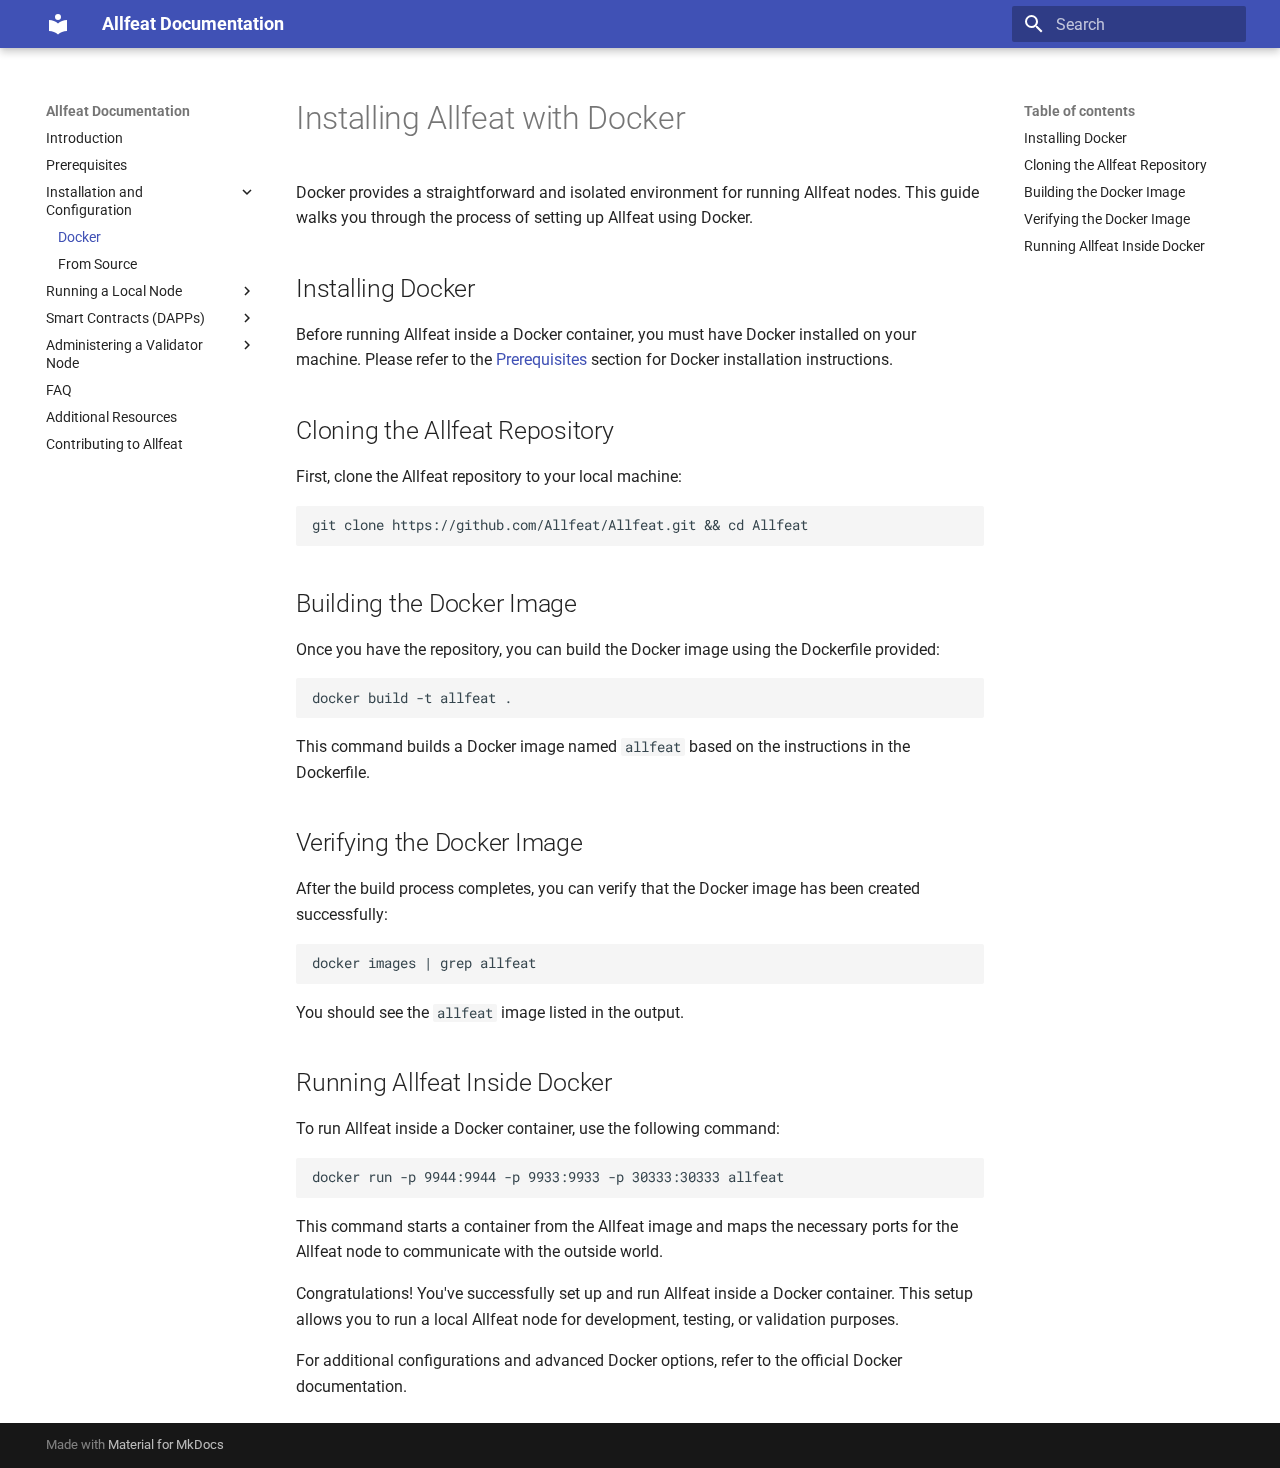
<file: installation/docker/index.html>
<!doctype html><html lang=en class=no-js> <head><meta charset=utf-8><meta name=viewport content="width=device-width,initial-scale=1"><meta name=description content="A comprehensive guide for using and contributing to Allfeat."><meta name=author content="Romain PANNO & Noé SELLAM"><link href=https://your-domain.com/installation/docker/ rel=canonical><link href=../../prerequisites/ rel=prev><link href=../from-source/ rel=next><link rel=icon href=../../assets/images/favicon.png><meta name=generator content="mkdocs-1.5.3, mkdocs-material-9.5.13"><title>Docker - Allfeat Documentation</title><link rel=stylesheet href=../../assets/stylesheets/main.7e359304.min.css><link rel=preconnect href=https://fonts.gstatic.com crossorigin><link rel=stylesheet href="https://fonts.googleapis.com/css?family=Roboto:300,300i,400,400i,700,700i%7CRoboto+Mono:400,400i,700,700i&display=fallback"><style>:root{--md-text-font:"Roboto";--md-code-font:"Roboto Mono"}</style><script>__md_scope=new URL("../..",location),__md_hash=e=>[...e].reduce((e,_)=>(e<<5)-e+_.charCodeAt(0),0),__md_get=(e,_=localStorage,t=__md_scope)=>JSON.parse(_.getItem(t.pathname+"."+e)),__md_set=(e,_,t=localStorage,a=__md_scope)=>{try{t.setItem(a.pathname+"."+e,JSON.stringify(_))}catch(e){}}</script></head> <body dir=ltr> <input class=md-toggle data-md-toggle=drawer type=checkbox id=__drawer autocomplete=off> <input class=md-toggle data-md-toggle=search type=checkbox id=__search autocomplete=off> <label class=md-overlay for=__drawer></label> <div data-md-component=skip> <a href=#installing-allfeat-with-docker class=md-skip> Skip to content </a> </div> <div data-md-component=announce> </div> <header class="md-header md-header--shadow" data-md-component=header> <nav class="md-header__inner md-grid" aria-label=Header> <a href=../.. title="Allfeat Documentation" class="md-header__button md-logo" aria-label="Allfeat Documentation" data-md-component=logo> <svg xmlns=http://www.w3.org/2000/svg viewbox="0 0 24 24"><path d="M12 8a3 3 0 0 0 3-3 3 3 0 0 0-3-3 3 3 0 0 0-3 3 3 3 0 0 0 3 3m0 3.54C9.64 9.35 6.5 8 3 8v11c3.5 0 6.64 1.35 9 3.54 2.36-2.19 5.5-3.54 9-3.54V8c-3.5 0-6.64 1.35-9 3.54Z"/></svg> </a> <label class="md-header__button md-icon" for=__drawer> <svg xmlns=http://www.w3.org/2000/svg viewbox="0 0 24 24"><path d="M3 6h18v2H3V6m0 5h18v2H3v-2m0 5h18v2H3v-2Z"/></svg> </label> <div class=md-header__title data-md-component=header-title> <div class=md-header__ellipsis> <div class=md-header__topic> <span class=md-ellipsis> Allfeat Documentation </span> </div> <div class=md-header__topic data-md-component=header-topic> <span class=md-ellipsis> Docker </span> </div> </div> </div> <script>var media,input,key,value,palette=__md_get("__palette");if(palette&&palette.color){"(prefers-color-scheme)"===palette.color.media&&(media=matchMedia("(prefers-color-scheme: light)"),input=document.querySelector(media.matches?"[data-md-color-media='(prefers-color-scheme: light)']":"[data-md-color-media='(prefers-color-scheme: dark)']"),palette.color.media=input.getAttribute("data-md-color-media"),palette.color.scheme=input.getAttribute("data-md-color-scheme"),palette.color.primary=input.getAttribute("data-md-color-primary"),palette.color.accent=input.getAttribute("data-md-color-accent"));for([key,value]of Object.entries(palette.color))document.body.setAttribute("data-md-color-"+key,value)}</script> <label class="md-header__button md-icon" for=__search> <svg xmlns=http://www.w3.org/2000/svg viewbox="0 0 24 24"><path d="M9.5 3A6.5 6.5 0 0 1 16 9.5c0 1.61-.59 3.09-1.56 4.23l.27.27h.79l5 5-1.5 1.5-5-5v-.79l-.27-.27A6.516 6.516 0 0 1 9.5 16 6.5 6.5 0 0 1 3 9.5 6.5 6.5 0 0 1 9.5 3m0 2C7 5 5 7 5 9.5S7 14 9.5 14 14 12 14 9.5 12 5 9.5 5Z"/></svg> </label> <div class=md-search data-md-component=search role=dialog> <label class=md-search__overlay for=__search></label> <div class=md-search__inner role=search> <form class=md-search__form name=search> <input type=text class=md-search__input name=query aria-label=Search placeholder=Search autocapitalize=off autocorrect=off autocomplete=off spellcheck=false data-md-component=search-query required> <label class="md-search__icon md-icon" for=__search> <svg xmlns=http://www.w3.org/2000/svg viewbox="0 0 24 24"><path d="M9.5 3A6.5 6.5 0 0 1 16 9.5c0 1.61-.59 3.09-1.56 4.23l.27.27h.79l5 5-1.5 1.5-5-5v-.79l-.27-.27A6.516 6.516 0 0 1 9.5 16 6.5 6.5 0 0 1 3 9.5 6.5 6.5 0 0 1 9.5 3m0 2C7 5 5 7 5 9.5S7 14 9.5 14 14 12 14 9.5 12 5 9.5 5Z"/></svg> <svg xmlns=http://www.w3.org/2000/svg viewbox="0 0 24 24"><path d="M20 11v2H8l5.5 5.5-1.42 1.42L4.16 12l7.92-7.92L13.5 5.5 8 11h12Z"/></svg> </label> <nav class=md-search__options aria-label=Search> <button type=reset class="md-search__icon md-icon" title=Clear aria-label=Clear tabindex=-1> <svg xmlns=http://www.w3.org/2000/svg viewbox="0 0 24 24"><path d="M19 6.41 17.59 5 12 10.59 6.41 5 5 6.41 10.59 12 5 17.59 6.41 19 12 13.41 17.59 19 19 17.59 13.41 12 19 6.41Z"/></svg> </button> </nav> </form> <div class=md-search__output> <div class=md-search__scrollwrap data-md-scrollfix> <div class=md-search-result data-md-component=search-result> <div class=md-search-result__meta> Initializing search </div> <ol class=md-search-result__list role=presentation></ol> </div> </div> </div> </div> </div> </nav> </header> <div class=md-container data-md-component=container> <main class=md-main data-md-component=main> <div class="md-main__inner md-grid"> <div class="md-sidebar md-sidebar--primary" data-md-component=sidebar data-md-type=navigation> <div class=md-sidebar__scrollwrap> <div class=md-sidebar__inner> <nav class="md-nav md-nav--primary" aria-label=Navigation data-md-level=0> <label class=md-nav__title for=__drawer> <a href=../.. title="Allfeat Documentation" class="md-nav__button md-logo" aria-label="Allfeat Documentation" data-md-component=logo> <svg xmlns=http://www.w3.org/2000/svg viewbox="0 0 24 24"><path d="M12 8a3 3 0 0 0 3-3 3 3 0 0 0-3-3 3 3 0 0 0-3 3 3 3 0 0 0 3 3m0 3.54C9.64 9.35 6.5 8 3 8v11c3.5 0 6.64 1.35 9 3.54 2.36-2.19 5.5-3.54 9-3.54V8c-3.5 0-6.64 1.35-9 3.54Z"/></svg> </a> Allfeat Documentation </label> <ul class=md-nav__list data-md-scrollfix> <li class=md-nav__item> <a href=../.. class=md-nav__link> <span class=md-ellipsis> Introduction </span> </a> </li> <li class=md-nav__item> <a href=../../prerequisites/ class=md-nav__link> <span class=md-ellipsis> Prerequisites </span> </a> </li> <li class="md-nav__item md-nav__item--active md-nav__item--nested"> <input class="md-nav__toggle md-toggle " type=checkbox id=__nav_3 checked> <label class=md-nav__link for=__nav_3 id=__nav_3_label tabindex=0> <span class=md-ellipsis> Installation and Configuration </span> <span class="md-nav__icon md-icon"></span> </label> <nav class=md-nav data-md-level=1 aria-labelledby=__nav_3_label aria-expanded=true> <label class=md-nav__title for=__nav_3> <span class="md-nav__icon md-icon"></span> Installation and Configuration </label> <ul class=md-nav__list data-md-scrollfix> <li class="md-nav__item md-nav__item--active"> <input class="md-nav__toggle md-toggle" type=checkbox id=__toc> <label class="md-nav__link md-nav__link--active" for=__toc> <span class=md-ellipsis> Docker </span> <span class="md-nav__icon md-icon"></span> </label> <a href=./ class="md-nav__link md-nav__link--active"> <span class=md-ellipsis> Docker </span> </a> <nav class="md-nav md-nav--secondary" aria-label="Table of contents"> <label class=md-nav__title for=__toc> <span class="md-nav__icon md-icon"></span> Table of contents </label> <ul class=md-nav__list data-md-component=toc data-md-scrollfix> <li class=md-nav__item> <a href=#installing-docker class=md-nav__link> <span class=md-ellipsis> Installing Docker </span> </a> </li> <li class=md-nav__item> <a href=#cloning-the-allfeat-repository class=md-nav__link> <span class=md-ellipsis> Cloning the Allfeat Repository </span> </a> </li> <li class=md-nav__item> <a href=#building-the-docker-image class=md-nav__link> <span class=md-ellipsis> Building the Docker Image </span> </a> </li> <li class=md-nav__item> <a href=#verifying-the-docker-image class=md-nav__link> <span class=md-ellipsis> Verifying the Docker Image </span> </a> </li> <li class=md-nav__item> <a href=#running-allfeat-inside-docker class=md-nav__link> <span class=md-ellipsis> Running Allfeat Inside Docker </span> </a> </li> </ul> </nav> </li> <li class=md-nav__item> <a href=../from-source/ class=md-nav__link> <span class=md-ellipsis> From Source </span> </a> </li> </ul> </nav> </li> <li class="md-nav__item md-nav__item--nested"> <input class="md-nav__toggle md-toggle " type=checkbox id=__nav_4> <label class=md-nav__link for=__nav_4 id=__nav_4_label tabindex=0> <span class=md-ellipsis> Running a Local Node </span> <span class="md-nav__icon md-icon"></span> </label> <nav class=md-nav data-md-level=1 aria-labelledby=__nav_4_label aria-expanded=false> <label class=md-nav__title for=__nav_4> <span class="md-nav__icon md-icon"></span> Running a Local Node </label> <ul class=md-nav__list data-md-scrollfix> <li class=md-nav__item> <a href=../../running-a-node/docker/ class=md-nav__link> <span class=md-ellipsis> With Docker </span> </a> </li> <li class=md-nav__item> <a href=../../running-a-node/without-docker/ class=md-nav__link> <span class=md-ellipsis> Without Docker </span> </a> </li> </ul> </nav> </li> <li class="md-nav__item md-nav__item--nested"> <input class="md-nav__toggle md-toggle " type=checkbox id=__nav_5> <label class=md-nav__link for=__nav_5 id=__nav_5_label tabindex=0> <span class=md-ellipsis> Smart Contracts (DAPPs) </span> <span class="md-nav__icon md-icon"></span> </label> <nav class=md-nav data-md-level=1 aria-labelledby=__nav_5_label aria-expanded=false> <label class=md-nav__title for=__nav_5> <span class="md-nav__icon md-icon"></span> Smart Contracts (DAPPs) </label> <ul class=md-nav__list data-md-scrollfix> <li class=md-nav__item> <a href=../../smart-contracts/developing/ class=md-nav__link> <span class=md-ellipsis> Developing </span> </a> </li> <li class=md-nav__item> <a href=../../smart-contracts/deployment/ class=md-nav__link> <span class=md-ellipsis> Deployment </span> </a> </li> </ul> </nav> </li> <li class="md-nav__item md-nav__item--nested"> <input class="md-nav__toggle md-toggle " type=checkbox id=__nav_6> <label class=md-nav__link for=__nav_6 id=__nav_6_label tabindex=0> <span class=md-ellipsis> Administering a Validator Node </span> <span class="md-nav__icon md-icon"></span> </label> <nav class=md-nav data-md-level=1 aria-labelledby=__nav_6_label aria-expanded=false> <label class=md-nav__title for=__nav_6> <span class="md-nav__icon md-icon"></span> Administering a Validator Node </label> <ul class=md-nav__list data-md-scrollfix> <li class=md-nav__item> <a href=../../validator-node/prerequisites/ class=md-nav__link> <span class=md-ellipsis> Prerequisites </span> </a> </li> <li class=md-nav__item> <a href=../../validator-node/running-as-validator/ class=md-nav__link> <span class=md-ellipsis> Running as a Validator </span> </a> </li> </ul> </nav> </li> <li class=md-nav__item> <a href=../../faq/ class=md-nav__link> <span class=md-ellipsis> FAQ </span> </a> </li> <li class=md-nav__item> <a href=../../additional-resources/ class=md-nav__link> <span class=md-ellipsis> Additional Resources </span> </a> </li> <li class=md-nav__item> <a href=../../contributing/ class=md-nav__link> <span class=md-ellipsis> Contributing to Allfeat </span> </a> </li> </ul> </nav> </div> </div> </div> <div class="md-sidebar md-sidebar--secondary" data-md-component=sidebar data-md-type=toc> <div class=md-sidebar__scrollwrap> <div class=md-sidebar__inner> <nav class="md-nav md-nav--secondary" aria-label="Table of contents"> <label class=md-nav__title for=__toc> <span class="md-nav__icon md-icon"></span> Table of contents </label> <ul class=md-nav__list data-md-component=toc data-md-scrollfix> <li class=md-nav__item> <a href=#installing-docker class=md-nav__link> <span class=md-ellipsis> Installing Docker </span> </a> </li> <li class=md-nav__item> <a href=#cloning-the-allfeat-repository class=md-nav__link> <span class=md-ellipsis> Cloning the Allfeat Repository </span> </a> </li> <li class=md-nav__item> <a href=#building-the-docker-image class=md-nav__link> <span class=md-ellipsis> Building the Docker Image </span> </a> </li> <li class=md-nav__item> <a href=#verifying-the-docker-image class=md-nav__link> <span class=md-ellipsis> Verifying the Docker Image </span> </a> </li> <li class=md-nav__item> <a href=#running-allfeat-inside-docker class=md-nav__link> <span class=md-ellipsis> Running Allfeat Inside Docker </span> </a> </li> </ul> </nav> </div> </div> </div> <div class=md-content data-md-component=content> <article class="md-content__inner md-typeset"> <h1 id=installing-allfeat-with-docker>Installing Allfeat with Docker</h1> <p>Docker provides a straightforward and isolated environment for running Allfeat nodes. This guide walks you through the process of setting up Allfeat using Docker.</p> <h2 id=installing-docker>Installing Docker</h2> <p>Before running Allfeat inside a Docker container, you must have Docker installed on your machine. Please refer to the <a href=../../prerequisites/ >Prerequisites</a> section for Docker installation instructions.</p> <h2 id=cloning-the-allfeat-repository>Cloning the Allfeat Repository</h2> <p>First, clone the Allfeat repository to your local machine:</p> <pre><code class=language-bash>git clone https://github.com/Allfeat/Allfeat.git &amp;&amp; cd Allfeat
</code></pre> <h2 id=building-the-docker-image>Building the Docker Image</h2> <p>Once you have the repository, you can build the Docker image using the Dockerfile provided:</p> <pre><code class=language-bash>docker build -t allfeat .
</code></pre> <p>This command builds a Docker image named <code>allfeat</code> based on the instructions in the Dockerfile.</p> <h2 id=verifying-the-docker-image>Verifying the Docker Image</h2> <p>After the build process completes, you can verify that the Docker image has been created successfully:</p> <pre><code class=language-bash>docker images | grep allfeat
</code></pre> <p>You should see the <code>allfeat</code> image listed in the output.</p> <h2 id=running-allfeat-inside-docker>Running Allfeat Inside Docker</h2> <p>To run Allfeat inside a Docker container, use the following command:</p> <pre><code class=language-bash>docker run -p 9944:9944 -p 9933:9933 -p 30333:30333 allfeat
</code></pre> <p>This command starts a container from the Allfeat image and maps the necessary ports for the Allfeat node to communicate with the outside world.</p> <p>Congratulations! You've successfully set up and run Allfeat inside a Docker container. This setup allows you to run a local Allfeat node for development, testing, or validation purposes.</p> <p>For additional configurations and advanced Docker options, refer to the official Docker documentation.</p> </article> </div> <script>var target=document.getElementById(location.hash.slice(1));target&&target.name&&(target.checked=target.name.startsWith("__tabbed_"))</script> </div> </main> <footer class=md-footer> <div class="md-footer-meta md-typeset"> <div class="md-footer-meta__inner md-grid"> <div class=md-copyright> Made with <a href=https://squidfunk.github.io/mkdocs-material/ target=_blank rel=noopener> Material for MkDocs </a> </div> </div> </div> </footer> </div> <div class=md-dialog data-md-component=dialog> <div class="md-dialog__inner md-typeset"></div> </div> <script id=__config type=application/json>{"base": "../..", "features": [], "search": "../../assets/javascripts/workers/search.b8dbb3d2.min.js", "translations": {"clipboard.copied": "Copied to clipboard", "clipboard.copy": "Copy to clipboard", "search.result.more.one": "1 more on this page", "search.result.more.other": "# more on this page", "search.result.none": "No matching documents", "search.result.one": "1 matching document", "search.result.other": "# matching documents", "search.result.placeholder": "Type to start searching", "search.result.term.missing": "Missing", "select.version": "Select version"}}</script> <script src=../../assets/javascripts/bundle.c8d2eff1.min.js></script> </body> </html>
</file>
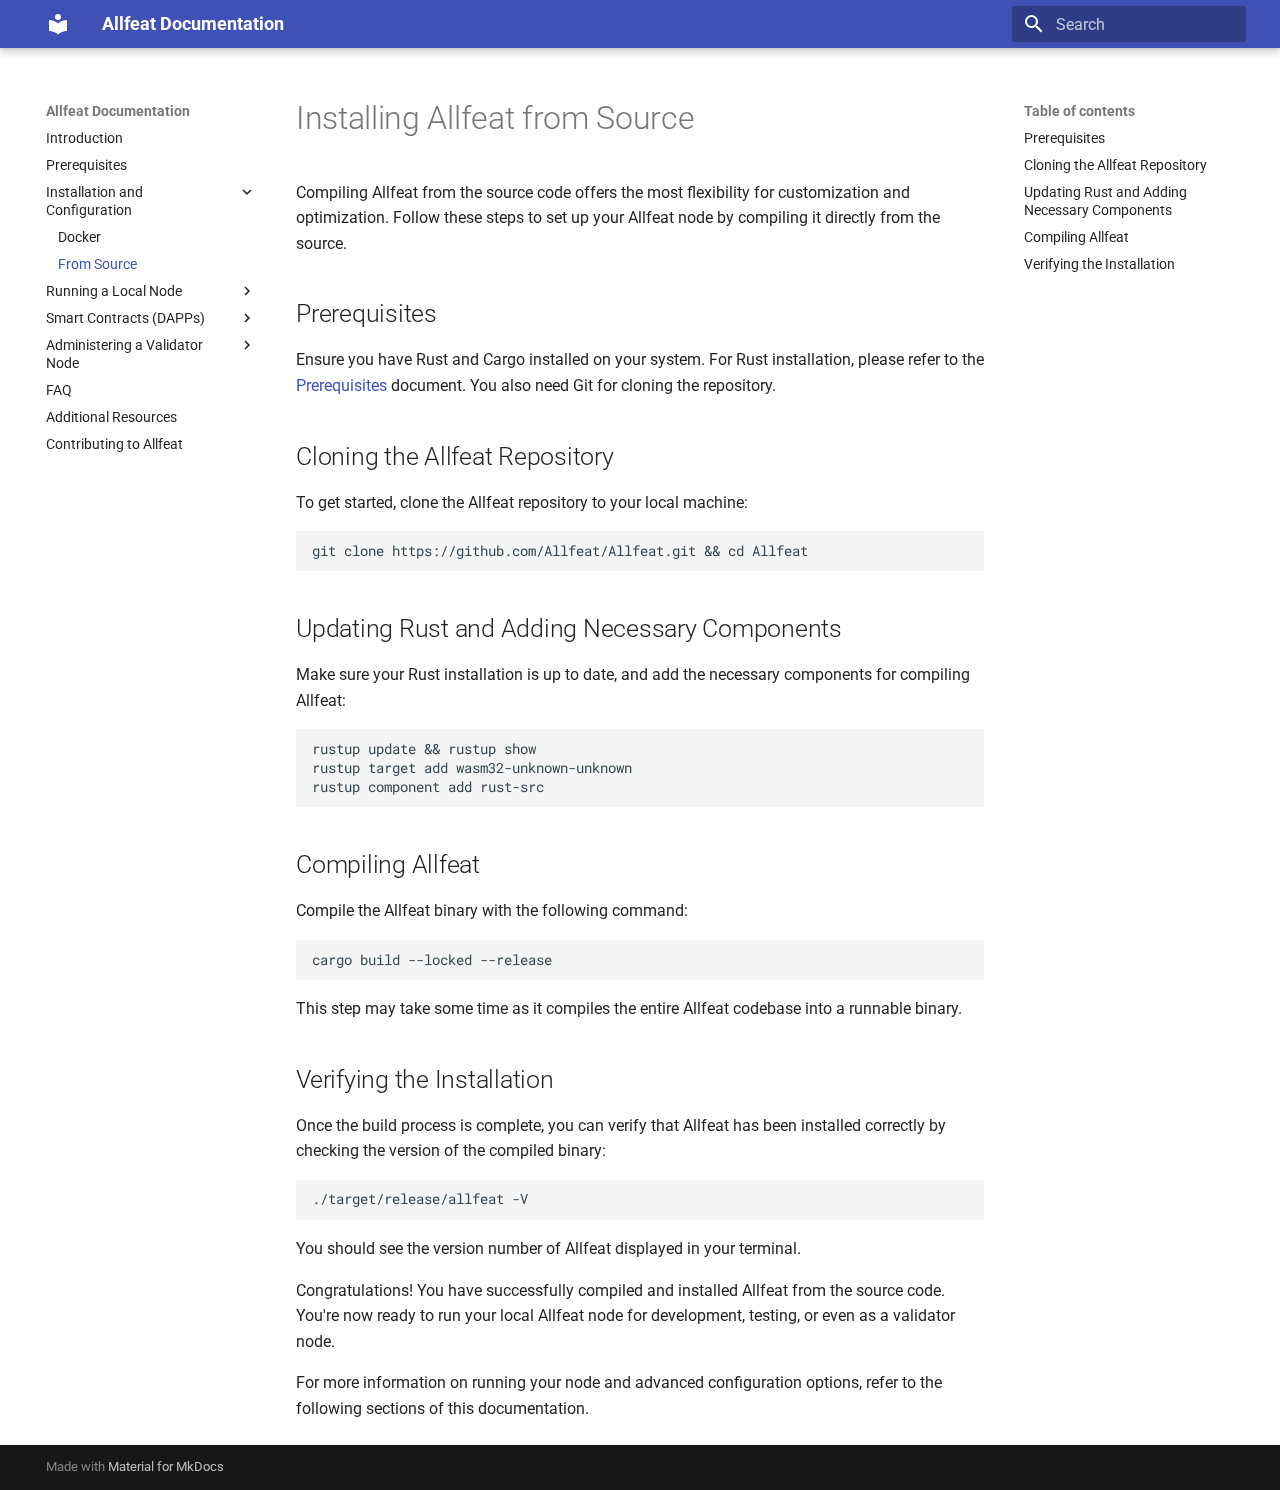
<file: installation/from-source/index.html>
<!doctype html><html lang=en class=no-js> <head><meta charset=utf-8><meta name=viewport content="width=device-width,initial-scale=1"><meta name=description content="A comprehensive guide for using and contributing to Allfeat."><meta name=author content="Romain PANNO & Noé SELLAM"><link href=https://your-domain.com/installation/from-source/ rel=canonical><link href=../docker/ rel=prev><link href=../../running-a-node/docker/ rel=next><link rel=icon href=../../assets/images/favicon.png><meta name=generator content="mkdocs-1.5.3, mkdocs-material-9.5.13"><title>From Source - Allfeat Documentation</title><link rel=stylesheet href=../../assets/stylesheets/main.7e359304.min.css><link rel=preconnect href=https://fonts.gstatic.com crossorigin><link rel=stylesheet href="https://fonts.googleapis.com/css?family=Roboto:300,300i,400,400i,700,700i%7CRoboto+Mono:400,400i,700,700i&display=fallback"><style>:root{--md-text-font:"Roboto";--md-code-font:"Roboto Mono"}</style><script>__md_scope=new URL("../..",location),__md_hash=e=>[...e].reduce((e,_)=>(e<<5)-e+_.charCodeAt(0),0),__md_get=(e,_=localStorage,t=__md_scope)=>JSON.parse(_.getItem(t.pathname+"."+e)),__md_set=(e,_,t=localStorage,a=__md_scope)=>{try{t.setItem(a.pathname+"."+e,JSON.stringify(_))}catch(e){}}</script></head> <body dir=ltr> <input class=md-toggle data-md-toggle=drawer type=checkbox id=__drawer autocomplete=off> <input class=md-toggle data-md-toggle=search type=checkbox id=__search autocomplete=off> <label class=md-overlay for=__drawer></label> <div data-md-component=skip> <a href=#installing-allfeat-from-source class=md-skip> Skip to content </a> </div> <div data-md-component=announce> </div> <header class="md-header md-header--shadow" data-md-component=header> <nav class="md-header__inner md-grid" aria-label=Header> <a href=../.. title="Allfeat Documentation" class="md-header__button md-logo" aria-label="Allfeat Documentation" data-md-component=logo> <svg xmlns=http://www.w3.org/2000/svg viewbox="0 0 24 24"><path d="M12 8a3 3 0 0 0 3-3 3 3 0 0 0-3-3 3 3 0 0 0-3 3 3 3 0 0 0 3 3m0 3.54C9.64 9.35 6.5 8 3 8v11c3.5 0 6.64 1.35 9 3.54 2.36-2.19 5.5-3.54 9-3.54V8c-3.5 0-6.64 1.35-9 3.54Z"/></svg> </a> <label class="md-header__button md-icon" for=__drawer> <svg xmlns=http://www.w3.org/2000/svg viewbox="0 0 24 24"><path d="M3 6h18v2H3V6m0 5h18v2H3v-2m0 5h18v2H3v-2Z"/></svg> </label> <div class=md-header__title data-md-component=header-title> <div class=md-header__ellipsis> <div class=md-header__topic> <span class=md-ellipsis> Allfeat Documentation </span> </div> <div class=md-header__topic data-md-component=header-topic> <span class=md-ellipsis> From Source </span> </div> </div> </div> <script>var media,input,key,value,palette=__md_get("__palette");if(palette&&palette.color){"(prefers-color-scheme)"===palette.color.media&&(media=matchMedia("(prefers-color-scheme: light)"),input=document.querySelector(media.matches?"[data-md-color-media='(prefers-color-scheme: light)']":"[data-md-color-media='(prefers-color-scheme: dark)']"),palette.color.media=input.getAttribute("data-md-color-media"),palette.color.scheme=input.getAttribute("data-md-color-scheme"),palette.color.primary=input.getAttribute("data-md-color-primary"),palette.color.accent=input.getAttribute("data-md-color-accent"));for([key,value]of Object.entries(palette.color))document.body.setAttribute("data-md-color-"+key,value)}</script> <label class="md-header__button md-icon" for=__search> <svg xmlns=http://www.w3.org/2000/svg viewbox="0 0 24 24"><path d="M9.5 3A6.5 6.5 0 0 1 16 9.5c0 1.61-.59 3.09-1.56 4.23l.27.27h.79l5 5-1.5 1.5-5-5v-.79l-.27-.27A6.516 6.516 0 0 1 9.5 16 6.5 6.5 0 0 1 3 9.5 6.5 6.5 0 0 1 9.5 3m0 2C7 5 5 7 5 9.5S7 14 9.5 14 14 12 14 9.5 12 5 9.5 5Z"/></svg> </label> <div class=md-search data-md-component=search role=dialog> <label class=md-search__overlay for=__search></label> <div class=md-search__inner role=search> <form class=md-search__form name=search> <input type=text class=md-search__input name=query aria-label=Search placeholder=Search autocapitalize=off autocorrect=off autocomplete=off spellcheck=false data-md-component=search-query required> <label class="md-search__icon md-icon" for=__search> <svg xmlns=http://www.w3.org/2000/svg viewbox="0 0 24 24"><path d="M9.5 3A6.5 6.5 0 0 1 16 9.5c0 1.61-.59 3.09-1.56 4.23l.27.27h.79l5 5-1.5 1.5-5-5v-.79l-.27-.27A6.516 6.516 0 0 1 9.5 16 6.5 6.5 0 0 1 3 9.5 6.5 6.5 0 0 1 9.5 3m0 2C7 5 5 7 5 9.5S7 14 9.5 14 14 12 14 9.5 12 5 9.5 5Z"/></svg> <svg xmlns=http://www.w3.org/2000/svg viewbox="0 0 24 24"><path d="M20 11v2H8l5.5 5.5-1.42 1.42L4.16 12l7.92-7.92L13.5 5.5 8 11h12Z"/></svg> </label> <nav class=md-search__options aria-label=Search> <button type=reset class="md-search__icon md-icon" title=Clear aria-label=Clear tabindex=-1> <svg xmlns=http://www.w3.org/2000/svg viewbox="0 0 24 24"><path d="M19 6.41 17.59 5 12 10.59 6.41 5 5 6.41 10.59 12 5 17.59 6.41 19 12 13.41 17.59 19 19 17.59 13.41 12 19 6.41Z"/></svg> </button> </nav> </form> <div class=md-search__output> <div class=md-search__scrollwrap data-md-scrollfix> <div class=md-search-result data-md-component=search-result> <div class=md-search-result__meta> Initializing search </div> <ol class=md-search-result__list role=presentation></ol> </div> </div> </div> </div> </div> </nav> </header> <div class=md-container data-md-component=container> <main class=md-main data-md-component=main> <div class="md-main__inner md-grid"> <div class="md-sidebar md-sidebar--primary" data-md-component=sidebar data-md-type=navigation> <div class=md-sidebar__scrollwrap> <div class=md-sidebar__inner> <nav class="md-nav md-nav--primary" aria-label=Navigation data-md-level=0> <label class=md-nav__title for=__drawer> <a href=../.. title="Allfeat Documentation" class="md-nav__button md-logo" aria-label="Allfeat Documentation" data-md-component=logo> <svg xmlns=http://www.w3.org/2000/svg viewbox="0 0 24 24"><path d="M12 8a3 3 0 0 0 3-3 3 3 0 0 0-3-3 3 3 0 0 0-3 3 3 3 0 0 0 3 3m0 3.54C9.64 9.35 6.5 8 3 8v11c3.5 0 6.64 1.35 9 3.54 2.36-2.19 5.5-3.54 9-3.54V8c-3.5 0-6.64 1.35-9 3.54Z"/></svg> </a> Allfeat Documentation </label> <ul class=md-nav__list data-md-scrollfix> <li class=md-nav__item> <a href=../.. class=md-nav__link> <span class=md-ellipsis> Introduction </span> </a> </li> <li class=md-nav__item> <a href=../../prerequisites/ class=md-nav__link> <span class=md-ellipsis> Prerequisites </span> </a> </li> <li class="md-nav__item md-nav__item--active md-nav__item--nested"> <input class="md-nav__toggle md-toggle " type=checkbox id=__nav_3 checked> <label class=md-nav__link for=__nav_3 id=__nav_3_label tabindex=0> <span class=md-ellipsis> Installation and Configuration </span> <span class="md-nav__icon md-icon"></span> </label> <nav class=md-nav data-md-level=1 aria-labelledby=__nav_3_label aria-expanded=true> <label class=md-nav__title for=__nav_3> <span class="md-nav__icon md-icon"></span> Installation and Configuration </label> <ul class=md-nav__list data-md-scrollfix> <li class=md-nav__item> <a href=../docker/ class=md-nav__link> <span class=md-ellipsis> Docker </span> </a> </li> <li class="md-nav__item md-nav__item--active"> <input class="md-nav__toggle md-toggle" type=checkbox id=__toc> <label class="md-nav__link md-nav__link--active" for=__toc> <span class=md-ellipsis> From Source </span> <span class="md-nav__icon md-icon"></span> </label> <a href=./ class="md-nav__link md-nav__link--active"> <span class=md-ellipsis> From Source </span> </a> <nav class="md-nav md-nav--secondary" aria-label="Table of contents"> <label class=md-nav__title for=__toc> <span class="md-nav__icon md-icon"></span> Table of contents </label> <ul class=md-nav__list data-md-component=toc data-md-scrollfix> <li class=md-nav__item> <a href=#prerequisites class=md-nav__link> <span class=md-ellipsis> Prerequisites </span> </a> </li> <li class=md-nav__item> <a href=#cloning-the-allfeat-repository class=md-nav__link> <span class=md-ellipsis> Cloning the Allfeat Repository </span> </a> </li> <li class=md-nav__item> <a href=#updating-rust-and-adding-necessary-components class=md-nav__link> <span class=md-ellipsis> Updating Rust and Adding Necessary Components </span> </a> </li> <li class=md-nav__item> <a href=#compiling-allfeat class=md-nav__link> <span class=md-ellipsis> Compiling Allfeat </span> </a> </li> <li class=md-nav__item> <a href=#verifying-the-installation class=md-nav__link> <span class=md-ellipsis> Verifying the Installation </span> </a> </li> </ul> </nav> </li> </ul> </nav> </li> <li class="md-nav__item md-nav__item--nested"> <input class="md-nav__toggle md-toggle " type=checkbox id=__nav_4> <label class=md-nav__link for=__nav_4 id=__nav_4_label tabindex=0> <span class=md-ellipsis> Running a Local Node </span> <span class="md-nav__icon md-icon"></span> </label> <nav class=md-nav data-md-level=1 aria-labelledby=__nav_4_label aria-expanded=false> <label class=md-nav__title for=__nav_4> <span class="md-nav__icon md-icon"></span> Running a Local Node </label> <ul class=md-nav__list data-md-scrollfix> <li class=md-nav__item> <a href=../../running-a-node/docker/ class=md-nav__link> <span class=md-ellipsis> With Docker </span> </a> </li> <li class=md-nav__item> <a href=../../running-a-node/without-docker/ class=md-nav__link> <span class=md-ellipsis> Without Docker </span> </a> </li> </ul> </nav> </li> <li class="md-nav__item md-nav__item--nested"> <input class="md-nav__toggle md-toggle " type=checkbox id=__nav_5> <label class=md-nav__link for=__nav_5 id=__nav_5_label tabindex=0> <span class=md-ellipsis> Smart Contracts (DAPPs) </span> <span class="md-nav__icon md-icon"></span> </label> <nav class=md-nav data-md-level=1 aria-labelledby=__nav_5_label aria-expanded=false> <label class=md-nav__title for=__nav_5> <span class="md-nav__icon md-icon"></span> Smart Contracts (DAPPs) </label> <ul class=md-nav__list data-md-scrollfix> <li class=md-nav__item> <a href=../../smart-contracts/developing/ class=md-nav__link> <span class=md-ellipsis> Developing </span> </a> </li> <li class=md-nav__item> <a href=../../smart-contracts/deployment/ class=md-nav__link> <span class=md-ellipsis> Deployment </span> </a> </li> </ul> </nav> </li> <li class="md-nav__item md-nav__item--nested"> <input class="md-nav__toggle md-toggle " type=checkbox id=__nav_6> <label class=md-nav__link for=__nav_6 id=__nav_6_label tabindex=0> <span class=md-ellipsis> Administering a Validator Node </span> <span class="md-nav__icon md-icon"></span> </label> <nav class=md-nav data-md-level=1 aria-labelledby=__nav_6_label aria-expanded=false> <label class=md-nav__title for=__nav_6> <span class="md-nav__icon md-icon"></span> Administering a Validator Node </label> <ul class=md-nav__list data-md-scrollfix> <li class=md-nav__item> <a href=../../validator-node/prerequisites/ class=md-nav__link> <span class=md-ellipsis> Prerequisites </span> </a> </li> <li class=md-nav__item> <a href=../../validator-node/running-as-validator/ class=md-nav__link> <span class=md-ellipsis> Running as a Validator </span> </a> </li> </ul> </nav> </li> <li class=md-nav__item> <a href=../../faq/ class=md-nav__link> <span class=md-ellipsis> FAQ </span> </a> </li> <li class=md-nav__item> <a href=../../additional-resources/ class=md-nav__link> <span class=md-ellipsis> Additional Resources </span> </a> </li> <li class=md-nav__item> <a href=../../contributing/ class=md-nav__link> <span class=md-ellipsis> Contributing to Allfeat </span> </a> </li> </ul> </nav> </div> </div> </div> <div class="md-sidebar md-sidebar--secondary" data-md-component=sidebar data-md-type=toc> <div class=md-sidebar__scrollwrap> <div class=md-sidebar__inner> <nav class="md-nav md-nav--secondary" aria-label="Table of contents"> <label class=md-nav__title for=__toc> <span class="md-nav__icon md-icon"></span> Table of contents </label> <ul class=md-nav__list data-md-component=toc data-md-scrollfix> <li class=md-nav__item> <a href=#prerequisites class=md-nav__link> <span class=md-ellipsis> Prerequisites </span> </a> </li> <li class=md-nav__item> <a href=#cloning-the-allfeat-repository class=md-nav__link> <span class=md-ellipsis> Cloning the Allfeat Repository </span> </a> </li> <li class=md-nav__item> <a href=#updating-rust-and-adding-necessary-components class=md-nav__link> <span class=md-ellipsis> Updating Rust and Adding Necessary Components </span> </a> </li> <li class=md-nav__item> <a href=#compiling-allfeat class=md-nav__link> <span class=md-ellipsis> Compiling Allfeat </span> </a> </li> <li class=md-nav__item> <a href=#verifying-the-installation class=md-nav__link> <span class=md-ellipsis> Verifying the Installation </span> </a> </li> </ul> </nav> </div> </div> </div> <div class=md-content data-md-component=content> <article class="md-content__inner md-typeset"> <h1 id=installing-allfeat-from-source>Installing Allfeat from Source</h1> <p>Compiling Allfeat from the source code offers the most flexibility for customization and optimization. Follow these steps to set up your Allfeat node by compiling it directly from the source.</p> <h2 id=prerequisites>Prerequisites</h2> <p>Ensure you have Rust and Cargo installed on your system. For Rust installation, please refer to the <a href=../../prerequisites/ >Prerequisites</a> document. You also need Git for cloning the repository.</p> <h2 id=cloning-the-allfeat-repository>Cloning the Allfeat Repository</h2> <p>To get started, clone the Allfeat repository to your local machine:</p> <pre><code class=language-bash>git clone https://github.com/Allfeat/Allfeat.git &amp;&amp; cd Allfeat
</code></pre> <h2 id=updating-rust-and-adding-necessary-components>Updating Rust and Adding Necessary Components</h2> <p>Make sure your Rust installation is up to date, and add the necessary components for compiling Allfeat:</p> <pre><code class=language-bash>rustup update &amp;&amp; rustup show
rustup target add wasm32-unknown-unknown
rustup component add rust-src
</code></pre> <h2 id=compiling-allfeat>Compiling Allfeat</h2> <p>Compile the Allfeat binary with the following command:</p> <pre><code class=language-bash>cargo build --locked --release
</code></pre> <p>This step may take some time as it compiles the entire Allfeat codebase into a runnable binary.</p> <h2 id=verifying-the-installation>Verifying the Installation</h2> <p>Once the build process is complete, you can verify that Allfeat has been installed correctly by checking the version of the compiled binary:</p> <pre><code class=language-bash>./target/release/allfeat -V
</code></pre> <p>You should see the version number of Allfeat displayed in your terminal.</p> <p>Congratulations! You have successfully compiled and installed Allfeat from the source code. You're now ready to run your local Allfeat node for development, testing, or even as a validator node.</p> <p>For more information on running your node and advanced configuration options, refer to the following sections of this documentation.</p> </article> </div> <script>var target=document.getElementById(location.hash.slice(1));target&&target.name&&(target.checked=target.name.startsWith("__tabbed_"))</script> </div> </main> <footer class=md-footer> <div class="md-footer-meta md-typeset"> <div class="md-footer-meta__inner md-grid"> <div class=md-copyright> Made with <a href=https://squidfunk.github.io/mkdocs-material/ target=_blank rel=noopener> Material for MkDocs </a> </div> </div> </div> </footer> </div> <div class=md-dialog data-md-component=dialog> <div class="md-dialog__inner md-typeset"></div> </div> <script id=__config type=application/json>{"base": "../..", "features": [], "search": "../../assets/javascripts/workers/search.b8dbb3d2.min.js", "translations": {"clipboard.copied": "Copied to clipboard", "clipboard.copy": "Copy to clipboard", "search.result.more.one": "1 more on this page", "search.result.more.other": "# more on this page", "search.result.none": "No matching documents", "search.result.one": "1 matching document", "search.result.other": "# matching documents", "search.result.placeholder": "Type to start searching", "search.result.term.missing": "Missing", "select.version": "Select version"}}</script> <script src=../../assets/javascripts/bundle.c8d2eff1.min.js></script> </body> </html>
</file>
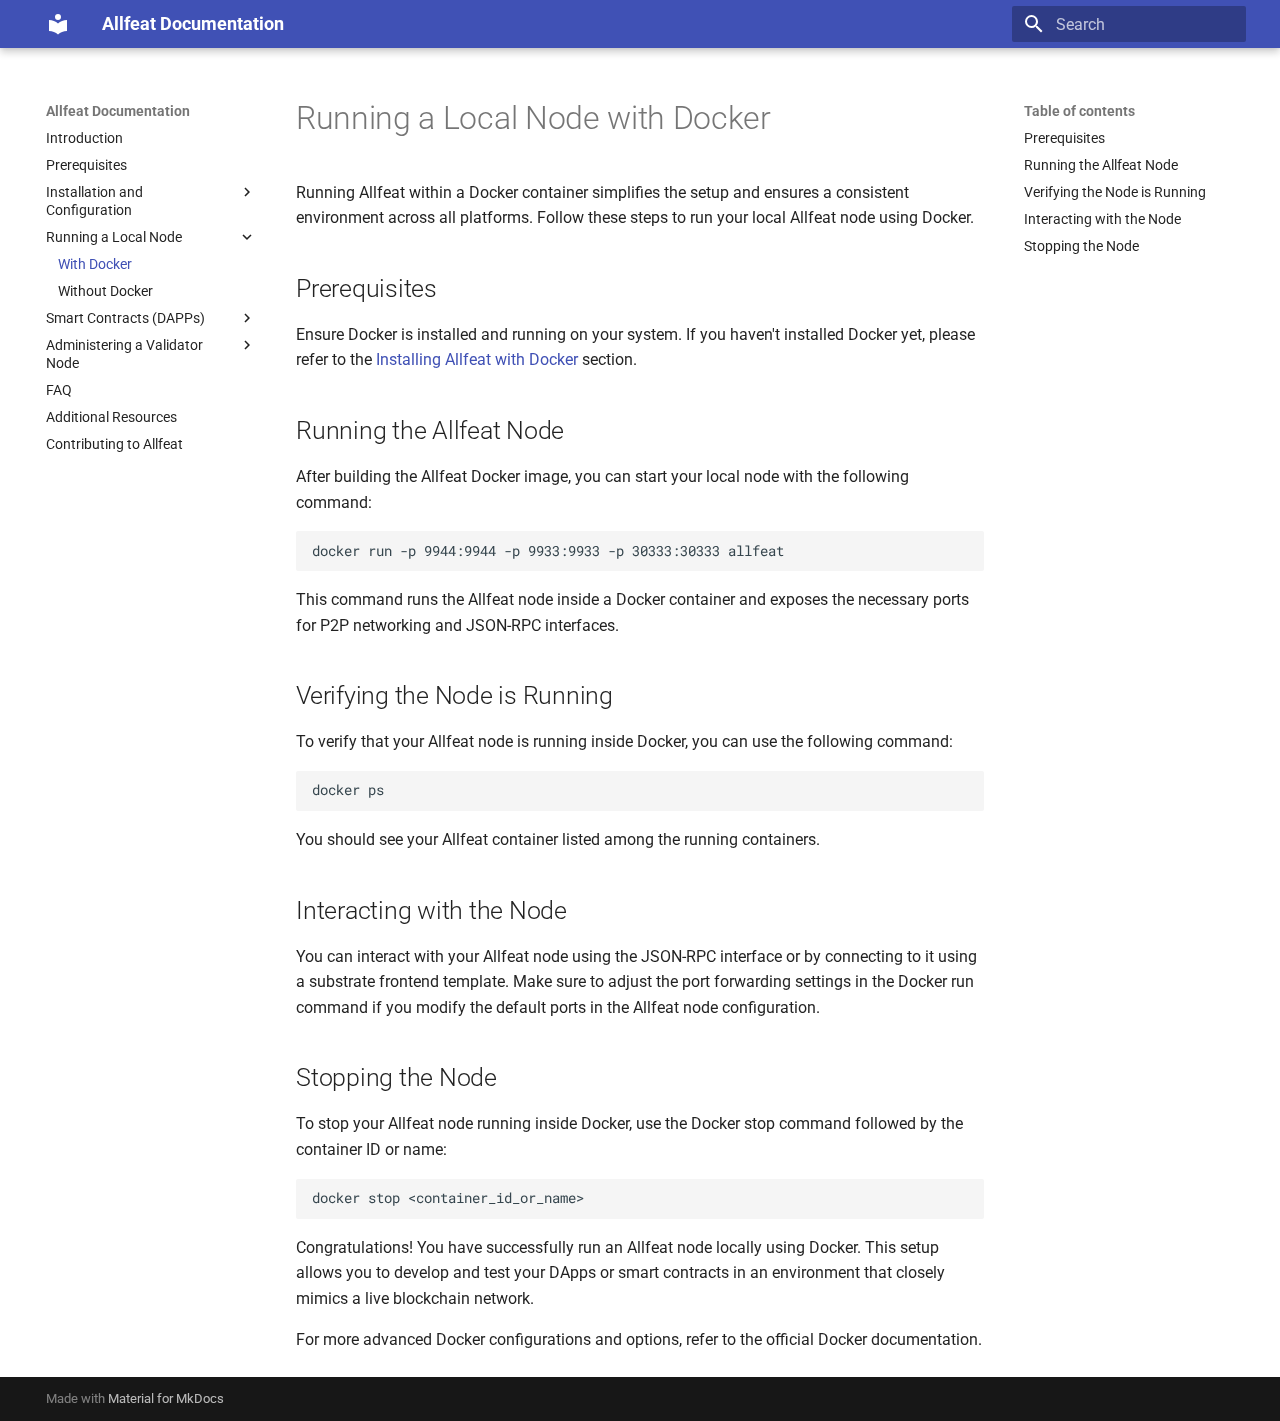
<file: running-a-node/docker/index.html>
<!doctype html><html lang=en class=no-js> <head><meta charset=utf-8><meta name=viewport content="width=device-width,initial-scale=1"><meta name=description content="A comprehensive guide for using and contributing to Allfeat."><meta name=author content="Romain PANNO & Noé SELLAM"><link href=https://your-domain.com/running-a-node/docker/ rel=canonical><link href=../../installation/from-source/ rel=prev><link href=../without-docker/ rel=next><link rel=icon href=../../assets/images/favicon.png><meta name=generator content="mkdocs-1.5.3, mkdocs-material-9.5.13"><title>With Docker - Allfeat Documentation</title><link rel=stylesheet href=../../assets/stylesheets/main.7e359304.min.css><link rel=preconnect href=https://fonts.gstatic.com crossorigin><link rel=stylesheet href="https://fonts.googleapis.com/css?family=Roboto:300,300i,400,400i,700,700i%7CRoboto+Mono:400,400i,700,700i&display=fallback"><style>:root{--md-text-font:"Roboto";--md-code-font:"Roboto Mono"}</style><script>__md_scope=new URL("../..",location),__md_hash=e=>[...e].reduce((e,_)=>(e<<5)-e+_.charCodeAt(0),0),__md_get=(e,_=localStorage,t=__md_scope)=>JSON.parse(_.getItem(t.pathname+"."+e)),__md_set=(e,_,t=localStorage,a=__md_scope)=>{try{t.setItem(a.pathname+"."+e,JSON.stringify(_))}catch(e){}}</script></head> <body dir=ltr> <input class=md-toggle data-md-toggle=drawer type=checkbox id=__drawer autocomplete=off> <input class=md-toggle data-md-toggle=search type=checkbox id=__search autocomplete=off> <label class=md-overlay for=__drawer></label> <div data-md-component=skip> <a href=#running-a-local-node-with-docker class=md-skip> Skip to content </a> </div> <div data-md-component=announce> </div> <header class="md-header md-header--shadow" data-md-component=header> <nav class="md-header__inner md-grid" aria-label=Header> <a href=../.. title="Allfeat Documentation" class="md-header__button md-logo" aria-label="Allfeat Documentation" data-md-component=logo> <svg xmlns=http://www.w3.org/2000/svg viewbox="0 0 24 24"><path d="M12 8a3 3 0 0 0 3-3 3 3 0 0 0-3-3 3 3 0 0 0-3 3 3 3 0 0 0 3 3m0 3.54C9.64 9.35 6.5 8 3 8v11c3.5 0 6.64 1.35 9 3.54 2.36-2.19 5.5-3.54 9-3.54V8c-3.5 0-6.64 1.35-9 3.54Z"/></svg> </a> <label class="md-header__button md-icon" for=__drawer> <svg xmlns=http://www.w3.org/2000/svg viewbox="0 0 24 24"><path d="M3 6h18v2H3V6m0 5h18v2H3v-2m0 5h18v2H3v-2Z"/></svg> </label> <div class=md-header__title data-md-component=header-title> <div class=md-header__ellipsis> <div class=md-header__topic> <span class=md-ellipsis> Allfeat Documentation </span> </div> <div class=md-header__topic data-md-component=header-topic> <span class=md-ellipsis> With Docker </span> </div> </div> </div> <script>var media,input,key,value,palette=__md_get("__palette");if(palette&&palette.color){"(prefers-color-scheme)"===palette.color.media&&(media=matchMedia("(prefers-color-scheme: light)"),input=document.querySelector(media.matches?"[data-md-color-media='(prefers-color-scheme: light)']":"[data-md-color-media='(prefers-color-scheme: dark)']"),palette.color.media=input.getAttribute("data-md-color-media"),palette.color.scheme=input.getAttribute("data-md-color-scheme"),palette.color.primary=input.getAttribute("data-md-color-primary"),palette.color.accent=input.getAttribute("data-md-color-accent"));for([key,value]of Object.entries(palette.color))document.body.setAttribute("data-md-color-"+key,value)}</script> <label class="md-header__button md-icon" for=__search> <svg xmlns=http://www.w3.org/2000/svg viewbox="0 0 24 24"><path d="M9.5 3A6.5 6.5 0 0 1 16 9.5c0 1.61-.59 3.09-1.56 4.23l.27.27h.79l5 5-1.5 1.5-5-5v-.79l-.27-.27A6.516 6.516 0 0 1 9.5 16 6.5 6.5 0 0 1 3 9.5 6.5 6.5 0 0 1 9.5 3m0 2C7 5 5 7 5 9.5S7 14 9.5 14 14 12 14 9.5 12 5 9.5 5Z"/></svg> </label> <div class=md-search data-md-component=search role=dialog> <label class=md-search__overlay for=__search></label> <div class=md-search__inner role=search> <form class=md-search__form name=search> <input type=text class=md-search__input name=query aria-label=Search placeholder=Search autocapitalize=off autocorrect=off autocomplete=off spellcheck=false data-md-component=search-query required> <label class="md-search__icon md-icon" for=__search> <svg xmlns=http://www.w3.org/2000/svg viewbox="0 0 24 24"><path d="M9.5 3A6.5 6.5 0 0 1 16 9.5c0 1.61-.59 3.09-1.56 4.23l.27.27h.79l5 5-1.5 1.5-5-5v-.79l-.27-.27A6.516 6.516 0 0 1 9.5 16 6.5 6.5 0 0 1 3 9.5 6.5 6.5 0 0 1 9.5 3m0 2C7 5 5 7 5 9.5S7 14 9.5 14 14 12 14 9.5 12 5 9.5 5Z"/></svg> <svg xmlns=http://www.w3.org/2000/svg viewbox="0 0 24 24"><path d="M20 11v2H8l5.5 5.5-1.42 1.42L4.16 12l7.92-7.92L13.5 5.5 8 11h12Z"/></svg> </label> <nav class=md-search__options aria-label=Search> <button type=reset class="md-search__icon md-icon" title=Clear aria-label=Clear tabindex=-1> <svg xmlns=http://www.w3.org/2000/svg viewbox="0 0 24 24"><path d="M19 6.41 17.59 5 12 10.59 6.41 5 5 6.41 10.59 12 5 17.59 6.41 19 12 13.41 17.59 19 19 17.59 13.41 12 19 6.41Z"/></svg> </button> </nav> </form> <div class=md-search__output> <div class=md-search__scrollwrap data-md-scrollfix> <div class=md-search-result data-md-component=search-result> <div class=md-search-result__meta> Initializing search </div> <ol class=md-search-result__list role=presentation></ol> </div> </div> </div> </div> </div> </nav> </header> <div class=md-container data-md-component=container> <main class=md-main data-md-component=main> <div class="md-main__inner md-grid"> <div class="md-sidebar md-sidebar--primary" data-md-component=sidebar data-md-type=navigation> <div class=md-sidebar__scrollwrap> <div class=md-sidebar__inner> <nav class="md-nav md-nav--primary" aria-label=Navigation data-md-level=0> <label class=md-nav__title for=__drawer> <a href=../.. title="Allfeat Documentation" class="md-nav__button md-logo" aria-label="Allfeat Documentation" data-md-component=logo> <svg xmlns=http://www.w3.org/2000/svg viewbox="0 0 24 24"><path d="M12 8a3 3 0 0 0 3-3 3 3 0 0 0-3-3 3 3 0 0 0-3 3 3 3 0 0 0 3 3m0 3.54C9.64 9.35 6.5 8 3 8v11c3.5 0 6.64 1.35 9 3.54 2.36-2.19 5.5-3.54 9-3.54V8c-3.5 0-6.64 1.35-9 3.54Z"/></svg> </a> Allfeat Documentation </label> <ul class=md-nav__list data-md-scrollfix> <li class=md-nav__item> <a href=../.. class=md-nav__link> <span class=md-ellipsis> Introduction </span> </a> </li> <li class=md-nav__item> <a href=../../prerequisites/ class=md-nav__link> <span class=md-ellipsis> Prerequisites </span> </a> </li> <li class="md-nav__item md-nav__item--nested"> <input class="md-nav__toggle md-toggle " type=checkbox id=__nav_3> <label class=md-nav__link for=__nav_3 id=__nav_3_label tabindex=0> <span class=md-ellipsis> Installation and Configuration </span> <span class="md-nav__icon md-icon"></span> </label> <nav class=md-nav data-md-level=1 aria-labelledby=__nav_3_label aria-expanded=false> <label class=md-nav__title for=__nav_3> <span class="md-nav__icon md-icon"></span> Installation and Configuration </label> <ul class=md-nav__list data-md-scrollfix> <li class=md-nav__item> <a href=../../installation/docker/ class=md-nav__link> <span class=md-ellipsis> Docker </span> </a> </li> <li class=md-nav__item> <a href=../../installation/from-source/ class=md-nav__link> <span class=md-ellipsis> From Source </span> </a> </li> </ul> </nav> </li> <li class="md-nav__item md-nav__item--active md-nav__item--nested"> <input class="md-nav__toggle md-toggle " type=checkbox id=__nav_4 checked> <label class=md-nav__link for=__nav_4 id=__nav_4_label tabindex=0> <span class=md-ellipsis> Running a Local Node </span> <span class="md-nav__icon md-icon"></span> </label> <nav class=md-nav data-md-level=1 aria-labelledby=__nav_4_label aria-expanded=true> <label class=md-nav__title for=__nav_4> <span class="md-nav__icon md-icon"></span> Running a Local Node </label> <ul class=md-nav__list data-md-scrollfix> <li class="md-nav__item md-nav__item--active"> <input class="md-nav__toggle md-toggle" type=checkbox id=__toc> <label class="md-nav__link md-nav__link--active" for=__toc> <span class=md-ellipsis> With Docker </span> <span class="md-nav__icon md-icon"></span> </label> <a href=./ class="md-nav__link md-nav__link--active"> <span class=md-ellipsis> With Docker </span> </a> <nav class="md-nav md-nav--secondary" aria-label="Table of contents"> <label class=md-nav__title for=__toc> <span class="md-nav__icon md-icon"></span> Table of contents </label> <ul class=md-nav__list data-md-component=toc data-md-scrollfix> <li class=md-nav__item> <a href=#prerequisites class=md-nav__link> <span class=md-ellipsis> Prerequisites </span> </a> </li> <li class=md-nav__item> <a href=#running-the-allfeat-node class=md-nav__link> <span class=md-ellipsis> Running the Allfeat Node </span> </a> </li> <li class=md-nav__item> <a href=#verifying-the-node-is-running class=md-nav__link> <span class=md-ellipsis> Verifying the Node is Running </span> </a> </li> <li class=md-nav__item> <a href=#interacting-with-the-node class=md-nav__link> <span class=md-ellipsis> Interacting with the Node </span> </a> </li> <li class=md-nav__item> <a href=#stopping-the-node class=md-nav__link> <span class=md-ellipsis> Stopping the Node </span> </a> </li> </ul> </nav> </li> <li class=md-nav__item> <a href=../without-docker/ class=md-nav__link> <span class=md-ellipsis> Without Docker </span> </a> </li> </ul> </nav> </li> <li class="md-nav__item md-nav__item--nested"> <input class="md-nav__toggle md-toggle " type=checkbox id=__nav_5> <label class=md-nav__link for=__nav_5 id=__nav_5_label tabindex=0> <span class=md-ellipsis> Smart Contracts (DAPPs) </span> <span class="md-nav__icon md-icon"></span> </label> <nav class=md-nav data-md-level=1 aria-labelledby=__nav_5_label aria-expanded=false> <label class=md-nav__title for=__nav_5> <span class="md-nav__icon md-icon"></span> Smart Contracts (DAPPs) </label> <ul class=md-nav__list data-md-scrollfix> <li class=md-nav__item> <a href=../../smart-contracts/developing/ class=md-nav__link> <span class=md-ellipsis> Developing </span> </a> </li> <li class=md-nav__item> <a href=../../smart-contracts/deployment/ class=md-nav__link> <span class=md-ellipsis> Deployment </span> </a> </li> </ul> </nav> </li> <li class="md-nav__item md-nav__item--nested"> <input class="md-nav__toggle md-toggle " type=checkbox id=__nav_6> <label class=md-nav__link for=__nav_6 id=__nav_6_label tabindex=0> <span class=md-ellipsis> Administering a Validator Node </span> <span class="md-nav__icon md-icon"></span> </label> <nav class=md-nav data-md-level=1 aria-labelledby=__nav_6_label aria-expanded=false> <label class=md-nav__title for=__nav_6> <span class="md-nav__icon md-icon"></span> Administering a Validator Node </label> <ul class=md-nav__list data-md-scrollfix> <li class=md-nav__item> <a href=../../validator-node/prerequisites/ class=md-nav__link> <span class=md-ellipsis> Prerequisites </span> </a> </li> <li class=md-nav__item> <a href=../../validator-node/running-as-validator/ class=md-nav__link> <span class=md-ellipsis> Running as a Validator </span> </a> </li> </ul> </nav> </li> <li class=md-nav__item> <a href=../../faq/ class=md-nav__link> <span class=md-ellipsis> FAQ </span> </a> </li> <li class=md-nav__item> <a href=../../additional-resources/ class=md-nav__link> <span class=md-ellipsis> Additional Resources </span> </a> </li> <li class=md-nav__item> <a href=../../contributing/ class=md-nav__link> <span class=md-ellipsis> Contributing to Allfeat </span> </a> </li> </ul> </nav> </div> </div> </div> <div class="md-sidebar md-sidebar--secondary" data-md-component=sidebar data-md-type=toc> <div class=md-sidebar__scrollwrap> <div class=md-sidebar__inner> <nav class="md-nav md-nav--secondary" aria-label="Table of contents"> <label class=md-nav__title for=__toc> <span class="md-nav__icon md-icon"></span> Table of contents </label> <ul class=md-nav__list data-md-component=toc data-md-scrollfix> <li class=md-nav__item> <a href=#prerequisites class=md-nav__link> <span class=md-ellipsis> Prerequisites </span> </a> </li> <li class=md-nav__item> <a href=#running-the-allfeat-node class=md-nav__link> <span class=md-ellipsis> Running the Allfeat Node </span> </a> </li> <li class=md-nav__item> <a href=#verifying-the-node-is-running class=md-nav__link> <span class=md-ellipsis> Verifying the Node is Running </span> </a> </li> <li class=md-nav__item> <a href=#interacting-with-the-node class=md-nav__link> <span class=md-ellipsis> Interacting with the Node </span> </a> </li> <li class=md-nav__item> <a href=#stopping-the-node class=md-nav__link> <span class=md-ellipsis> Stopping the Node </span> </a> </li> </ul> </nav> </div> </div> </div> <div class=md-content data-md-component=content> <article class="md-content__inner md-typeset"> <h1 id=running-a-local-node-with-docker>Running a Local Node with Docker</h1> <p>Running Allfeat within a Docker container simplifies the setup and ensures a consistent environment across all platforms. Follow these steps to run your local Allfeat node using Docker.</p> <h2 id=prerequisites>Prerequisites</h2> <p>Ensure Docker is installed and running on your system. If you haven't installed Docker yet, please refer to the <a href=../../installation/docker/ >Installing Allfeat with Docker</a> section.</p> <h2 id=running-the-allfeat-node>Running the Allfeat Node</h2> <p>After building the Allfeat Docker image, you can start your local node with the following command:</p> <pre><code class=language-bash>docker run -p 9944:9944 -p 9933:9933 -p 30333:30333 allfeat
</code></pre> <p>This command runs the Allfeat node inside a Docker container and exposes the necessary ports for P2P networking and JSON-RPC interfaces.</p> <h2 id=verifying-the-node-is-running>Verifying the Node is Running</h2> <p>To verify that your Allfeat node is running inside Docker, you can use the following command:</p> <pre><code class=language-bash>docker ps
</code></pre> <p>You should see your Allfeat container listed among the running containers.</p> <h2 id=interacting-with-the-node>Interacting with the Node</h2> <p>You can interact with your Allfeat node using the JSON-RPC interface or by connecting to it using a substrate frontend template. Make sure to adjust the port forwarding settings in the Docker run command if you modify the default ports in the Allfeat node configuration.</p> <h2 id=stopping-the-node>Stopping the Node</h2> <p>To stop your Allfeat node running inside Docker, use the Docker stop command followed by the container ID or name:</p> <pre><code class=language-bash>docker stop &lt;container_id_or_name&gt;
</code></pre> <p>Congratulations! You have successfully run an Allfeat node locally using Docker. This setup allows you to develop and test your DApps or smart contracts in an environment that closely mimics a live blockchain network.</p> <p>For more advanced Docker configurations and options, refer to the official Docker documentation.</p> </article> </div> <script>var target=document.getElementById(location.hash.slice(1));target&&target.name&&(target.checked=target.name.startsWith("__tabbed_"))</script> </div> </main> <footer class=md-footer> <div class="md-footer-meta md-typeset"> <div class="md-footer-meta__inner md-grid"> <div class=md-copyright> Made with <a href=https://squidfunk.github.io/mkdocs-material/ target=_blank rel=noopener> Material for MkDocs </a> </div> </div> </div> </footer> </div> <div class=md-dialog data-md-component=dialog> <div class="md-dialog__inner md-typeset"></div> </div> <script id=__config type=application/json>{"base": "../..", "features": [], "search": "../../assets/javascripts/workers/search.b8dbb3d2.min.js", "translations": {"clipboard.copied": "Copied to clipboard", "clipboard.copy": "Copy to clipboard", "search.result.more.one": "1 more on this page", "search.result.more.other": "# more on this page", "search.result.none": "No matching documents", "search.result.one": "1 matching document", "search.result.other": "# matching documents", "search.result.placeholder": "Type to start searching", "search.result.term.missing": "Missing", "select.version": "Select version"}}</script> <script src=../../assets/javascripts/bundle.c8d2eff1.min.js></script> </body> </html>
</file>
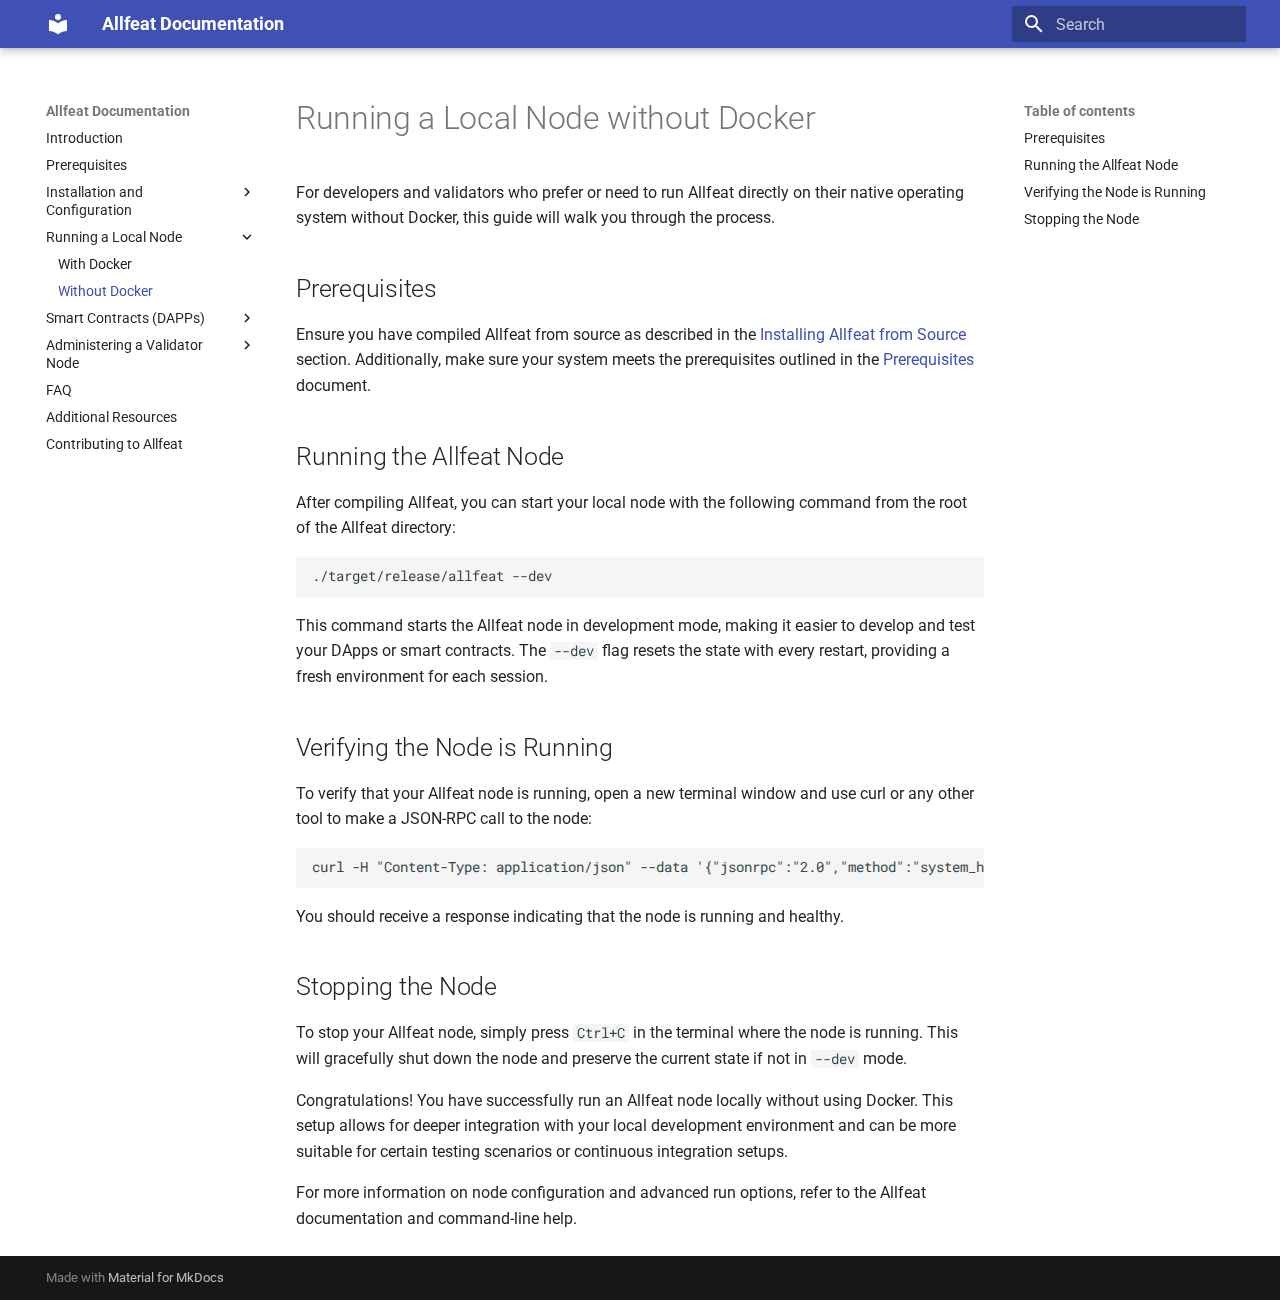
<file: running-a-node/without-docker/index.html>
<!doctype html><html lang=en class=no-js> <head><meta charset=utf-8><meta name=viewport content="width=device-width,initial-scale=1"><meta name=description content="A comprehensive guide for using and contributing to Allfeat."><meta name=author content="Romain PANNO & Noé SELLAM"><link href=https://your-domain.com/running-a-node/without-docker/ rel=canonical><link href=../docker/ rel=prev><link href=../../smart-contracts/developing/ rel=next><link rel=icon href=../../assets/images/favicon.png><meta name=generator content="mkdocs-1.5.3, mkdocs-material-9.5.13"><title>Without Docker - Allfeat Documentation</title><link rel=stylesheet href=../../assets/stylesheets/main.7e359304.min.css><link rel=preconnect href=https://fonts.gstatic.com crossorigin><link rel=stylesheet href="https://fonts.googleapis.com/css?family=Roboto:300,300i,400,400i,700,700i%7CRoboto+Mono:400,400i,700,700i&display=fallback"><style>:root{--md-text-font:"Roboto";--md-code-font:"Roboto Mono"}</style><script>__md_scope=new URL("../..",location),__md_hash=e=>[...e].reduce((e,_)=>(e<<5)-e+_.charCodeAt(0),0),__md_get=(e,_=localStorage,t=__md_scope)=>JSON.parse(_.getItem(t.pathname+"."+e)),__md_set=(e,_,t=localStorage,a=__md_scope)=>{try{t.setItem(a.pathname+"."+e,JSON.stringify(_))}catch(e){}}</script></head> <body dir=ltr> <input class=md-toggle data-md-toggle=drawer type=checkbox id=__drawer autocomplete=off> <input class=md-toggle data-md-toggle=search type=checkbox id=__search autocomplete=off> <label class=md-overlay for=__drawer></label> <div data-md-component=skip> <a href=#running-a-local-node-without-docker class=md-skip> Skip to content </a> </div> <div data-md-component=announce> </div> <header class="md-header md-header--shadow" data-md-component=header> <nav class="md-header__inner md-grid" aria-label=Header> <a href=../.. title="Allfeat Documentation" class="md-header__button md-logo" aria-label="Allfeat Documentation" data-md-component=logo> <svg xmlns=http://www.w3.org/2000/svg viewbox="0 0 24 24"><path d="M12 8a3 3 0 0 0 3-3 3 3 0 0 0-3-3 3 3 0 0 0-3 3 3 3 0 0 0 3 3m0 3.54C9.64 9.35 6.5 8 3 8v11c3.5 0 6.64 1.35 9 3.54 2.36-2.19 5.5-3.54 9-3.54V8c-3.5 0-6.64 1.35-9 3.54Z"/></svg> </a> <label class="md-header__button md-icon" for=__drawer> <svg xmlns=http://www.w3.org/2000/svg viewbox="0 0 24 24"><path d="M3 6h18v2H3V6m0 5h18v2H3v-2m0 5h18v2H3v-2Z"/></svg> </label> <div class=md-header__title data-md-component=header-title> <div class=md-header__ellipsis> <div class=md-header__topic> <span class=md-ellipsis> Allfeat Documentation </span> </div> <div class=md-header__topic data-md-component=header-topic> <span class=md-ellipsis> Without Docker </span> </div> </div> </div> <script>var media,input,key,value,palette=__md_get("__palette");if(palette&&palette.color){"(prefers-color-scheme)"===palette.color.media&&(media=matchMedia("(prefers-color-scheme: light)"),input=document.querySelector(media.matches?"[data-md-color-media='(prefers-color-scheme: light)']":"[data-md-color-media='(prefers-color-scheme: dark)']"),palette.color.media=input.getAttribute("data-md-color-media"),palette.color.scheme=input.getAttribute("data-md-color-scheme"),palette.color.primary=input.getAttribute("data-md-color-primary"),palette.color.accent=input.getAttribute("data-md-color-accent"));for([key,value]of Object.entries(palette.color))document.body.setAttribute("data-md-color-"+key,value)}</script> <label class="md-header__button md-icon" for=__search> <svg xmlns=http://www.w3.org/2000/svg viewbox="0 0 24 24"><path d="M9.5 3A6.5 6.5 0 0 1 16 9.5c0 1.61-.59 3.09-1.56 4.23l.27.27h.79l5 5-1.5 1.5-5-5v-.79l-.27-.27A6.516 6.516 0 0 1 9.5 16 6.5 6.5 0 0 1 3 9.5 6.5 6.5 0 0 1 9.5 3m0 2C7 5 5 7 5 9.5S7 14 9.5 14 14 12 14 9.5 12 5 9.5 5Z"/></svg> </label> <div class=md-search data-md-component=search role=dialog> <label class=md-search__overlay for=__search></label> <div class=md-search__inner role=search> <form class=md-search__form name=search> <input type=text class=md-search__input name=query aria-label=Search placeholder=Search autocapitalize=off autocorrect=off autocomplete=off spellcheck=false data-md-component=search-query required> <label class="md-search__icon md-icon" for=__search> <svg xmlns=http://www.w3.org/2000/svg viewbox="0 0 24 24"><path d="M9.5 3A6.5 6.5 0 0 1 16 9.5c0 1.61-.59 3.09-1.56 4.23l.27.27h.79l5 5-1.5 1.5-5-5v-.79l-.27-.27A6.516 6.516 0 0 1 9.5 16 6.5 6.5 0 0 1 3 9.5 6.5 6.5 0 0 1 9.5 3m0 2C7 5 5 7 5 9.5S7 14 9.5 14 14 12 14 9.5 12 5 9.5 5Z"/></svg> <svg xmlns=http://www.w3.org/2000/svg viewbox="0 0 24 24"><path d="M20 11v2H8l5.5 5.5-1.42 1.42L4.16 12l7.92-7.92L13.5 5.5 8 11h12Z"/></svg> </label> <nav class=md-search__options aria-label=Search> <button type=reset class="md-search__icon md-icon" title=Clear aria-label=Clear tabindex=-1> <svg xmlns=http://www.w3.org/2000/svg viewbox="0 0 24 24"><path d="M19 6.41 17.59 5 12 10.59 6.41 5 5 6.41 10.59 12 5 17.59 6.41 19 12 13.41 17.59 19 19 17.59 13.41 12 19 6.41Z"/></svg> </button> </nav> </form> <div class=md-search__output> <div class=md-search__scrollwrap data-md-scrollfix> <div class=md-search-result data-md-component=search-result> <div class=md-search-result__meta> Initializing search </div> <ol class=md-search-result__list role=presentation></ol> </div> </div> </div> </div> </div> </nav> </header> <div class=md-container data-md-component=container> <main class=md-main data-md-component=main> <div class="md-main__inner md-grid"> <div class="md-sidebar md-sidebar--primary" data-md-component=sidebar data-md-type=navigation> <div class=md-sidebar__scrollwrap> <div class=md-sidebar__inner> <nav class="md-nav md-nav--primary" aria-label=Navigation data-md-level=0> <label class=md-nav__title for=__drawer> <a href=../.. title="Allfeat Documentation" class="md-nav__button md-logo" aria-label="Allfeat Documentation" data-md-component=logo> <svg xmlns=http://www.w3.org/2000/svg viewbox="0 0 24 24"><path d="M12 8a3 3 0 0 0 3-3 3 3 0 0 0-3-3 3 3 0 0 0-3 3 3 3 0 0 0 3 3m0 3.54C9.64 9.35 6.5 8 3 8v11c3.5 0 6.64 1.35 9 3.54 2.36-2.19 5.5-3.54 9-3.54V8c-3.5 0-6.64 1.35-9 3.54Z"/></svg> </a> Allfeat Documentation </label> <ul class=md-nav__list data-md-scrollfix> <li class=md-nav__item> <a href=../.. class=md-nav__link> <span class=md-ellipsis> Introduction </span> </a> </li> <li class=md-nav__item> <a href=../../prerequisites/ class=md-nav__link> <span class=md-ellipsis> Prerequisites </span> </a> </li> <li class="md-nav__item md-nav__item--nested"> <input class="md-nav__toggle md-toggle " type=checkbox id=__nav_3> <label class=md-nav__link for=__nav_3 id=__nav_3_label tabindex=0> <span class=md-ellipsis> Installation and Configuration </span> <span class="md-nav__icon md-icon"></span> </label> <nav class=md-nav data-md-level=1 aria-labelledby=__nav_3_label aria-expanded=false> <label class=md-nav__title for=__nav_3> <span class="md-nav__icon md-icon"></span> Installation and Configuration </label> <ul class=md-nav__list data-md-scrollfix> <li class=md-nav__item> <a href=../../installation/docker/ class=md-nav__link> <span class=md-ellipsis> Docker </span> </a> </li> <li class=md-nav__item> <a href=../../installation/from-source/ class=md-nav__link> <span class=md-ellipsis> From Source </span> </a> </li> </ul> </nav> </li> <li class="md-nav__item md-nav__item--active md-nav__item--nested"> <input class="md-nav__toggle md-toggle " type=checkbox id=__nav_4 checked> <label class=md-nav__link for=__nav_4 id=__nav_4_label tabindex=0> <span class=md-ellipsis> Running a Local Node </span> <span class="md-nav__icon md-icon"></span> </label> <nav class=md-nav data-md-level=1 aria-labelledby=__nav_4_label aria-expanded=true> <label class=md-nav__title for=__nav_4> <span class="md-nav__icon md-icon"></span> Running a Local Node </label> <ul class=md-nav__list data-md-scrollfix> <li class=md-nav__item> <a href=../docker/ class=md-nav__link> <span class=md-ellipsis> With Docker </span> </a> </li> <li class="md-nav__item md-nav__item--active"> <input class="md-nav__toggle md-toggle" type=checkbox id=__toc> <label class="md-nav__link md-nav__link--active" for=__toc> <span class=md-ellipsis> Without Docker </span> <span class="md-nav__icon md-icon"></span> </label> <a href=./ class="md-nav__link md-nav__link--active"> <span class=md-ellipsis> Without Docker </span> </a> <nav class="md-nav md-nav--secondary" aria-label="Table of contents"> <label class=md-nav__title for=__toc> <span class="md-nav__icon md-icon"></span> Table of contents </label> <ul class=md-nav__list data-md-component=toc data-md-scrollfix> <li class=md-nav__item> <a href=#prerequisites class=md-nav__link> <span class=md-ellipsis> Prerequisites </span> </a> </li> <li class=md-nav__item> <a href=#running-the-allfeat-node class=md-nav__link> <span class=md-ellipsis> Running the Allfeat Node </span> </a> </li> <li class=md-nav__item> <a href=#verifying-the-node-is-running class=md-nav__link> <span class=md-ellipsis> Verifying the Node is Running </span> </a> </li> <li class=md-nav__item> <a href=#stopping-the-node class=md-nav__link> <span class=md-ellipsis> Stopping the Node </span> </a> </li> </ul> </nav> </li> </ul> </nav> </li> <li class="md-nav__item md-nav__item--nested"> <input class="md-nav__toggle md-toggle " type=checkbox id=__nav_5> <label class=md-nav__link for=__nav_5 id=__nav_5_label tabindex=0> <span class=md-ellipsis> Smart Contracts (DAPPs) </span> <span class="md-nav__icon md-icon"></span> </label> <nav class=md-nav data-md-level=1 aria-labelledby=__nav_5_label aria-expanded=false> <label class=md-nav__title for=__nav_5> <span class="md-nav__icon md-icon"></span> Smart Contracts (DAPPs) </label> <ul class=md-nav__list data-md-scrollfix> <li class=md-nav__item> <a href=../../smart-contracts/developing/ class=md-nav__link> <span class=md-ellipsis> Developing </span> </a> </li> <li class=md-nav__item> <a href=../../smart-contracts/deployment/ class=md-nav__link> <span class=md-ellipsis> Deployment </span> </a> </li> </ul> </nav> </li> <li class="md-nav__item md-nav__item--nested"> <input class="md-nav__toggle md-toggle " type=checkbox id=__nav_6> <label class=md-nav__link for=__nav_6 id=__nav_6_label tabindex=0> <span class=md-ellipsis> Administering a Validator Node </span> <span class="md-nav__icon md-icon"></span> </label> <nav class=md-nav data-md-level=1 aria-labelledby=__nav_6_label aria-expanded=false> <label class=md-nav__title for=__nav_6> <span class="md-nav__icon md-icon"></span> Administering a Validator Node </label> <ul class=md-nav__list data-md-scrollfix> <li class=md-nav__item> <a href=../../validator-node/prerequisites/ class=md-nav__link> <span class=md-ellipsis> Prerequisites </span> </a> </li> <li class=md-nav__item> <a href=../../validator-node/running-as-validator/ class=md-nav__link> <span class=md-ellipsis> Running as a Validator </span> </a> </li> </ul> </nav> </li> <li class=md-nav__item> <a href=../../faq/ class=md-nav__link> <span class=md-ellipsis> FAQ </span> </a> </li> <li class=md-nav__item> <a href=../../additional-resources/ class=md-nav__link> <span class=md-ellipsis> Additional Resources </span> </a> </li> <li class=md-nav__item> <a href=../../contributing/ class=md-nav__link> <span class=md-ellipsis> Contributing to Allfeat </span> </a> </li> </ul> </nav> </div> </div> </div> <div class="md-sidebar md-sidebar--secondary" data-md-component=sidebar data-md-type=toc> <div class=md-sidebar__scrollwrap> <div class=md-sidebar__inner> <nav class="md-nav md-nav--secondary" aria-label="Table of contents"> <label class=md-nav__title for=__toc> <span class="md-nav__icon md-icon"></span> Table of contents </label> <ul class=md-nav__list data-md-component=toc data-md-scrollfix> <li class=md-nav__item> <a href=#prerequisites class=md-nav__link> <span class=md-ellipsis> Prerequisites </span> </a> </li> <li class=md-nav__item> <a href=#running-the-allfeat-node class=md-nav__link> <span class=md-ellipsis> Running the Allfeat Node </span> </a> </li> <li class=md-nav__item> <a href=#verifying-the-node-is-running class=md-nav__link> <span class=md-ellipsis> Verifying the Node is Running </span> </a> </li> <li class=md-nav__item> <a href=#stopping-the-node class=md-nav__link> <span class=md-ellipsis> Stopping the Node </span> </a> </li> </ul> </nav> </div> </div> </div> <div class=md-content data-md-component=content> <article class="md-content__inner md-typeset"> <h1 id=running-a-local-node-without-docker>Running a Local Node without Docker</h1> <p>For developers and validators who prefer or need to run Allfeat directly on their native operating system without Docker, this guide will walk you through the process.</p> <h2 id=prerequisites>Prerequisites</h2> <p>Ensure you have compiled Allfeat from source as described in the <a href=../../installation/from-source/ >Installing Allfeat from Source</a> section. Additionally, make sure your system meets the prerequisites outlined in the <a href=../../prerequisites/ >Prerequisites</a> document.</p> <h2 id=running-the-allfeat-node>Running the Allfeat Node</h2> <p>After compiling Allfeat, you can start your local node with the following command from the root of the Allfeat directory:</p> <pre><code class=language-bash>./target/release/allfeat --dev
</code></pre> <p>This command starts the Allfeat node in development mode, making it easier to develop and test your DApps or smart contracts. The <code>--dev</code> flag resets the state with every restart, providing a fresh environment for each session.</p> <h2 id=verifying-the-node-is-running>Verifying the Node is Running</h2> <p>To verify that your Allfeat node is running, open a new terminal window and use curl or any other tool to make a JSON-RPC call to the node:</p> <pre><code class=language-bash>curl -H &quot;Content-Type: application/json&quot; --data '{&quot;jsonrpc&quot;:&quot;2.0&quot;,&quot;method&quot;:&quot;system_health&quot;,&quot;params&quot;:[],&quot;id&quot;:1}' http://localhost:9933
</code></pre> <p>You should receive a response indicating that the node is running and healthy.</p> <h2 id=stopping-the-node>Stopping the Node</h2> <p>To stop your Allfeat node, simply press <code>Ctrl+C</code> in the terminal where the node is running. This will gracefully shut down the node and preserve the current state if not in <code>--dev</code> mode.</p> <p>Congratulations! You have successfully run an Allfeat node locally without using Docker. This setup allows for deeper integration with your local development environment and can be more suitable for certain testing scenarios or continuous integration setups.</p> <p>For more information on node configuration and advanced run options, refer to the Allfeat documentation and command-line help.</p> </article> </div> <script>var target=document.getElementById(location.hash.slice(1));target&&target.name&&(target.checked=target.name.startsWith("__tabbed_"))</script> </div> </main> <footer class=md-footer> <div class="md-footer-meta md-typeset"> <div class="md-footer-meta__inner md-grid"> <div class=md-copyright> Made with <a href=https://squidfunk.github.io/mkdocs-material/ target=_blank rel=noopener> Material for MkDocs </a> </div> </div> </div> </footer> </div> <div class=md-dialog data-md-component=dialog> <div class="md-dialog__inner md-typeset"></div> </div> <script id=__config type=application/json>{"base": "../..", "features": [], "search": "../../assets/javascripts/workers/search.b8dbb3d2.min.js", "translations": {"clipboard.copied": "Copied to clipboard", "clipboard.copy": "Copy to clipboard", "search.result.more.one": "1 more on this page", "search.result.more.other": "# more on this page", "search.result.none": "No matching documents", "search.result.one": "1 matching document", "search.result.other": "# matching documents", "search.result.placeholder": "Type to start searching", "search.result.term.missing": "Missing", "select.version": "Select version"}}</script> <script src=../../assets/javascripts/bundle.c8d2eff1.min.js></script> </body> </html>
</file>
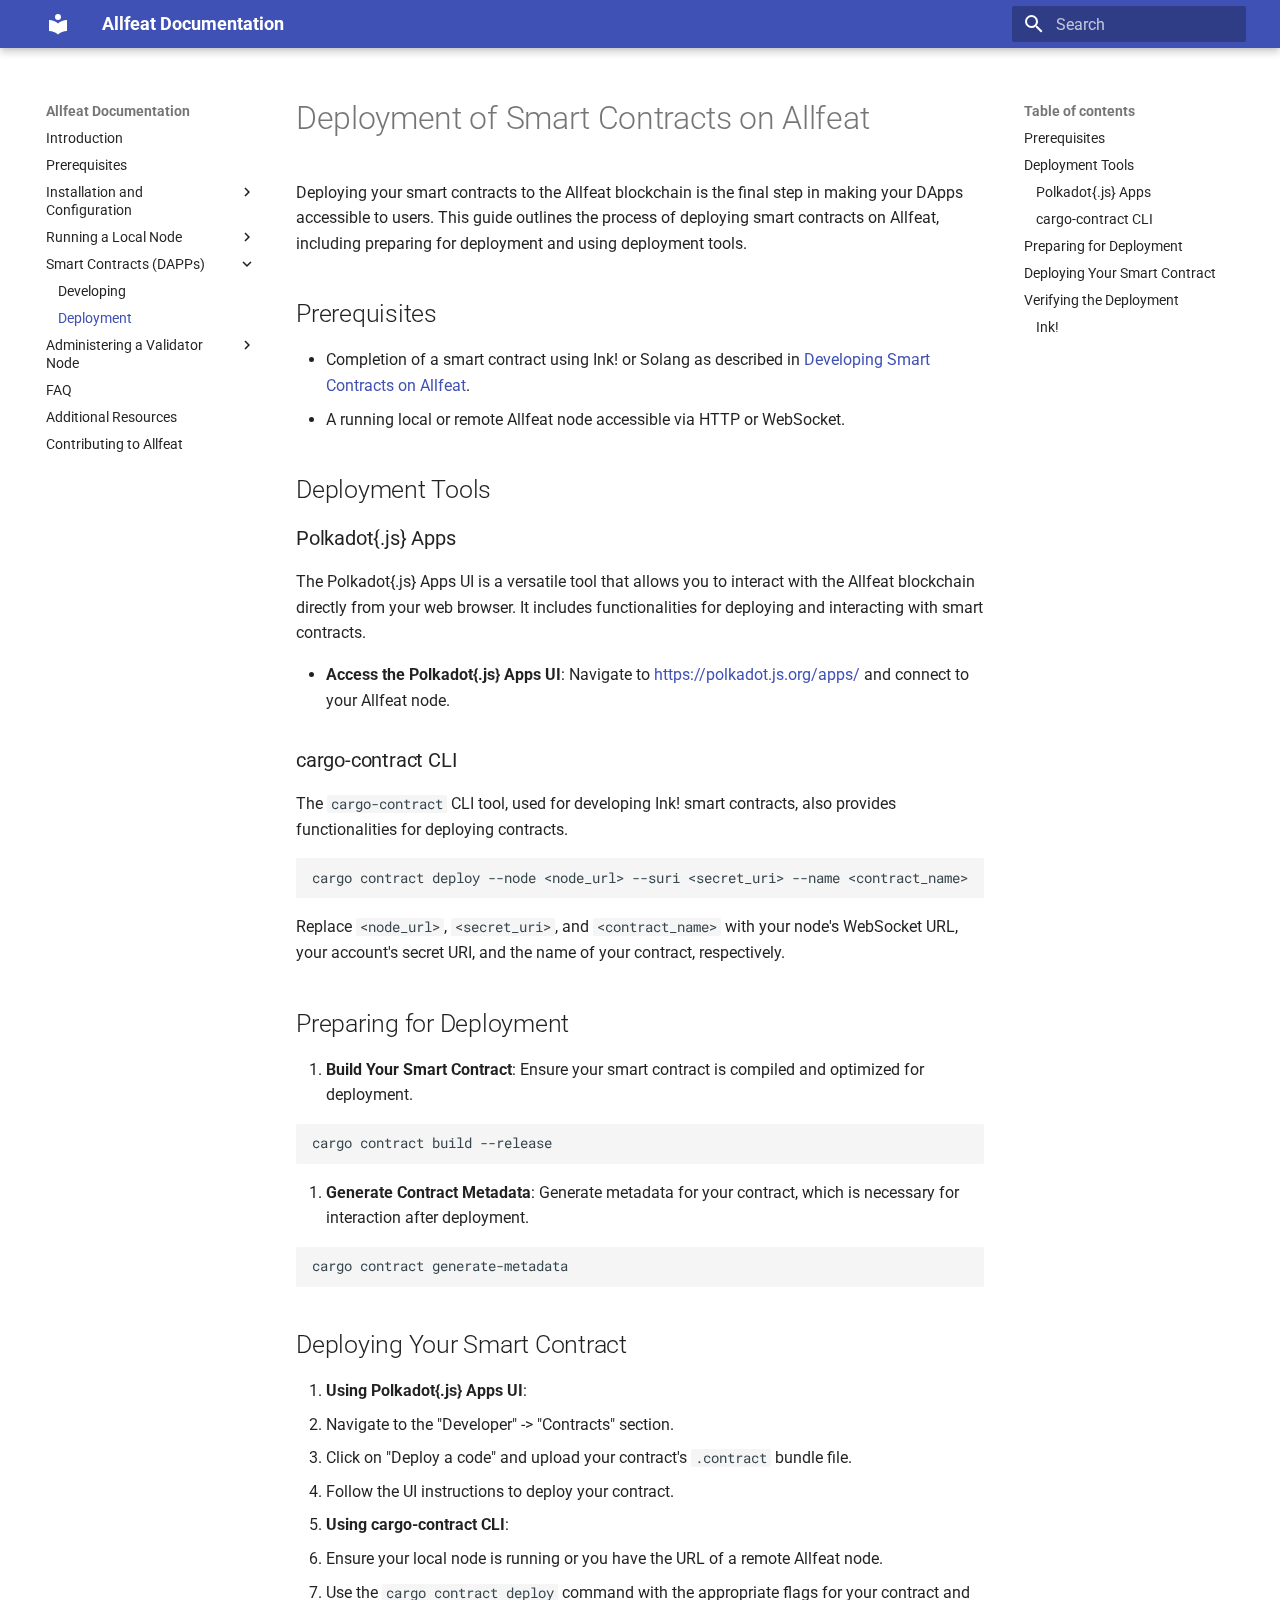
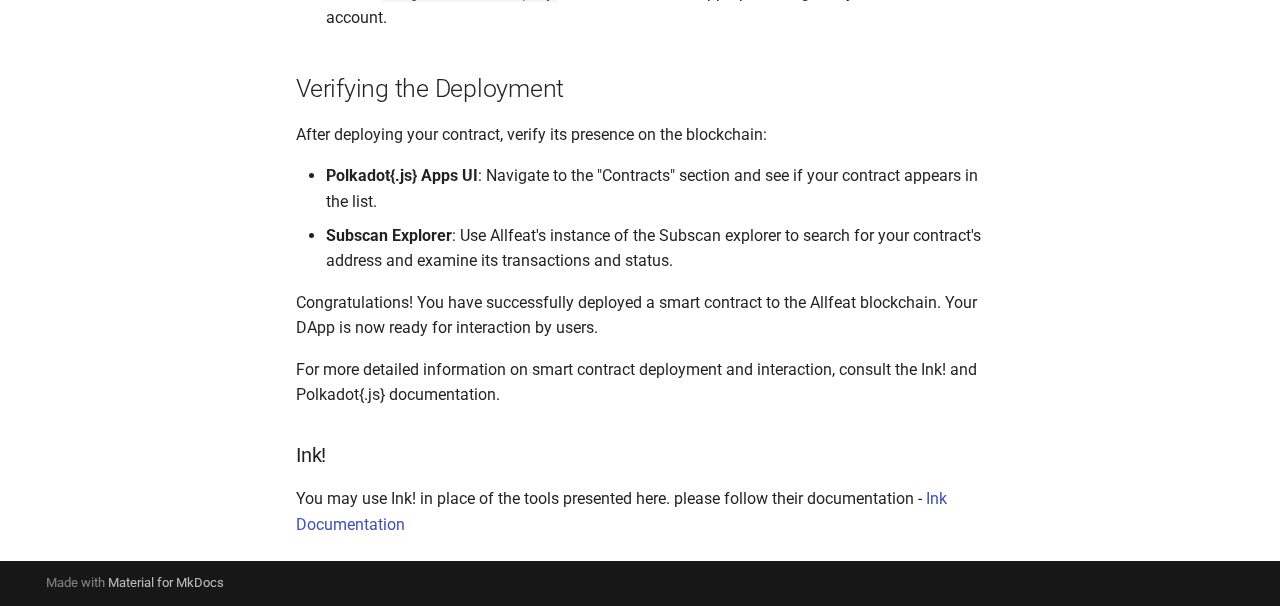
<file: smart-contracts/deployment/index.html>
<!doctype html><html lang=en class=no-js> <head><meta charset=utf-8><meta name=viewport content="width=device-width,initial-scale=1"><meta name=description content="A comprehensive guide for using and contributing to Allfeat."><meta name=author content="Romain PANNO & Noé SELLAM"><link href=https://your-domain.com/smart-contracts/deployment/ rel=canonical><link href=../developing/ rel=prev><link href=../../validator-node/prerequisites/ rel=next><link rel=icon href=../../assets/images/favicon.png><meta name=generator content="mkdocs-1.5.3, mkdocs-material-9.5.13"><title>Deployment - Allfeat Documentation</title><link rel=stylesheet href=../../assets/stylesheets/main.7e359304.min.css><link rel=preconnect href=https://fonts.gstatic.com crossorigin><link rel=stylesheet href="https://fonts.googleapis.com/css?family=Roboto:300,300i,400,400i,700,700i%7CRoboto+Mono:400,400i,700,700i&display=fallback"><style>:root{--md-text-font:"Roboto";--md-code-font:"Roboto Mono"}</style><script>__md_scope=new URL("../..",location),__md_hash=e=>[...e].reduce((e,_)=>(e<<5)-e+_.charCodeAt(0),0),__md_get=(e,_=localStorage,t=__md_scope)=>JSON.parse(_.getItem(t.pathname+"."+e)),__md_set=(e,_,t=localStorage,a=__md_scope)=>{try{t.setItem(a.pathname+"."+e,JSON.stringify(_))}catch(e){}}</script></head> <body dir=ltr> <input class=md-toggle data-md-toggle=drawer type=checkbox id=__drawer autocomplete=off> <input class=md-toggle data-md-toggle=search type=checkbox id=__search autocomplete=off> <label class=md-overlay for=__drawer></label> <div data-md-component=skip> <a href=#deployment-of-smart-contracts-on-allfeat class=md-skip> Skip to content </a> </div> <div data-md-component=announce> </div> <header class="md-header md-header--shadow" data-md-component=header> <nav class="md-header__inner md-grid" aria-label=Header> <a href=../.. title="Allfeat Documentation" class="md-header__button md-logo" aria-label="Allfeat Documentation" data-md-component=logo> <svg xmlns=http://www.w3.org/2000/svg viewbox="0 0 24 24"><path d="M12 8a3 3 0 0 0 3-3 3 3 0 0 0-3-3 3 3 0 0 0-3 3 3 3 0 0 0 3 3m0 3.54C9.64 9.35 6.5 8 3 8v11c3.5 0 6.64 1.35 9 3.54 2.36-2.19 5.5-3.54 9-3.54V8c-3.5 0-6.64 1.35-9 3.54Z"/></svg> </a> <label class="md-header__button md-icon" for=__drawer> <svg xmlns=http://www.w3.org/2000/svg viewbox="0 0 24 24"><path d="M3 6h18v2H3V6m0 5h18v2H3v-2m0 5h18v2H3v-2Z"/></svg> </label> <div class=md-header__title data-md-component=header-title> <div class=md-header__ellipsis> <div class=md-header__topic> <span class=md-ellipsis> Allfeat Documentation </span> </div> <div class=md-header__topic data-md-component=header-topic> <span class=md-ellipsis> Deployment </span> </div> </div> </div> <script>var media,input,key,value,palette=__md_get("__palette");if(palette&&palette.color){"(prefers-color-scheme)"===palette.color.media&&(media=matchMedia("(prefers-color-scheme: light)"),input=document.querySelector(media.matches?"[data-md-color-media='(prefers-color-scheme: light)']":"[data-md-color-media='(prefers-color-scheme: dark)']"),palette.color.media=input.getAttribute("data-md-color-media"),palette.color.scheme=input.getAttribute("data-md-color-scheme"),palette.color.primary=input.getAttribute("data-md-color-primary"),palette.color.accent=input.getAttribute("data-md-color-accent"));for([key,value]of Object.entries(palette.color))document.body.setAttribute("data-md-color-"+key,value)}</script> <label class="md-header__button md-icon" for=__search> <svg xmlns=http://www.w3.org/2000/svg viewbox="0 0 24 24"><path d="M9.5 3A6.5 6.5 0 0 1 16 9.5c0 1.61-.59 3.09-1.56 4.23l.27.27h.79l5 5-1.5 1.5-5-5v-.79l-.27-.27A6.516 6.516 0 0 1 9.5 16 6.5 6.5 0 0 1 3 9.5 6.5 6.5 0 0 1 9.5 3m0 2C7 5 5 7 5 9.5S7 14 9.5 14 14 12 14 9.5 12 5 9.5 5Z"/></svg> </label> <div class=md-search data-md-component=search role=dialog> <label class=md-search__overlay for=__search></label> <div class=md-search__inner role=search> <form class=md-search__form name=search> <input type=text class=md-search__input name=query aria-label=Search placeholder=Search autocapitalize=off autocorrect=off autocomplete=off spellcheck=false data-md-component=search-query required> <label class="md-search__icon md-icon" for=__search> <svg xmlns=http://www.w3.org/2000/svg viewbox="0 0 24 24"><path d="M9.5 3A6.5 6.5 0 0 1 16 9.5c0 1.61-.59 3.09-1.56 4.23l.27.27h.79l5 5-1.5 1.5-5-5v-.79l-.27-.27A6.516 6.516 0 0 1 9.5 16 6.5 6.5 0 0 1 3 9.5 6.5 6.5 0 0 1 9.5 3m0 2C7 5 5 7 5 9.5S7 14 9.5 14 14 12 14 9.5 12 5 9.5 5Z"/></svg> <svg xmlns=http://www.w3.org/2000/svg viewbox="0 0 24 24"><path d="M20 11v2H8l5.5 5.5-1.42 1.42L4.16 12l7.92-7.92L13.5 5.5 8 11h12Z"/></svg> </label> <nav class=md-search__options aria-label=Search> <button type=reset class="md-search__icon md-icon" title=Clear aria-label=Clear tabindex=-1> <svg xmlns=http://www.w3.org/2000/svg viewbox="0 0 24 24"><path d="M19 6.41 17.59 5 12 10.59 6.41 5 5 6.41 10.59 12 5 17.59 6.41 19 12 13.41 17.59 19 19 17.59 13.41 12 19 6.41Z"/></svg> </button> </nav> </form> <div class=md-search__output> <div class=md-search__scrollwrap data-md-scrollfix> <div class=md-search-result data-md-component=search-result> <div class=md-search-result__meta> Initializing search </div> <ol class=md-search-result__list role=presentation></ol> </div> </div> </div> </div> </div> </nav> </header> <div class=md-container data-md-component=container> <main class=md-main data-md-component=main> <div class="md-main__inner md-grid"> <div class="md-sidebar md-sidebar--primary" data-md-component=sidebar data-md-type=navigation> <div class=md-sidebar__scrollwrap> <div class=md-sidebar__inner> <nav class="md-nav md-nav--primary" aria-label=Navigation data-md-level=0> <label class=md-nav__title for=__drawer> <a href=../.. title="Allfeat Documentation" class="md-nav__button md-logo" aria-label="Allfeat Documentation" data-md-component=logo> <svg xmlns=http://www.w3.org/2000/svg viewbox="0 0 24 24"><path d="M12 8a3 3 0 0 0 3-3 3 3 0 0 0-3-3 3 3 0 0 0-3 3 3 3 0 0 0 3 3m0 3.54C9.64 9.35 6.5 8 3 8v11c3.5 0 6.64 1.35 9 3.54 2.36-2.19 5.5-3.54 9-3.54V8c-3.5 0-6.64 1.35-9 3.54Z"/></svg> </a> Allfeat Documentation </label> <ul class=md-nav__list data-md-scrollfix> <li class=md-nav__item> <a href=../.. class=md-nav__link> <span class=md-ellipsis> Introduction </span> </a> </li> <li class=md-nav__item> <a href=../../prerequisites/ class=md-nav__link> <span class=md-ellipsis> Prerequisites </span> </a> </li> <li class="md-nav__item md-nav__item--nested"> <input class="md-nav__toggle md-toggle " type=checkbox id=__nav_3> <label class=md-nav__link for=__nav_3 id=__nav_3_label tabindex=0> <span class=md-ellipsis> Installation and Configuration </span> <span class="md-nav__icon md-icon"></span> </label> <nav class=md-nav data-md-level=1 aria-labelledby=__nav_3_label aria-expanded=false> <label class=md-nav__title for=__nav_3> <span class="md-nav__icon md-icon"></span> Installation and Configuration </label> <ul class=md-nav__list data-md-scrollfix> <li class=md-nav__item> <a href=../../installation/docker/ class=md-nav__link> <span class=md-ellipsis> Docker </span> </a> </li> <li class=md-nav__item> <a href=../../installation/from-source/ class=md-nav__link> <span class=md-ellipsis> From Source </span> </a> </li> </ul> </nav> </li> <li class="md-nav__item md-nav__item--nested"> <input class="md-nav__toggle md-toggle " type=checkbox id=__nav_4> <label class=md-nav__link for=__nav_4 id=__nav_4_label tabindex=0> <span class=md-ellipsis> Running a Local Node </span> <span class="md-nav__icon md-icon"></span> </label> <nav class=md-nav data-md-level=1 aria-labelledby=__nav_4_label aria-expanded=false> <label class=md-nav__title for=__nav_4> <span class="md-nav__icon md-icon"></span> Running a Local Node </label> <ul class=md-nav__list data-md-scrollfix> <li class=md-nav__item> <a href=../../running-a-node/docker/ class=md-nav__link> <span class=md-ellipsis> With Docker </span> </a> </li> <li class=md-nav__item> <a href=../../running-a-node/without-docker/ class=md-nav__link> <span class=md-ellipsis> Without Docker </span> </a> </li> </ul> </nav> </li> <li class="md-nav__item md-nav__item--active md-nav__item--nested"> <input class="md-nav__toggle md-toggle " type=checkbox id=__nav_5 checked> <label class=md-nav__link for=__nav_5 id=__nav_5_label tabindex=0> <span class=md-ellipsis> Smart Contracts (DAPPs) </span> <span class="md-nav__icon md-icon"></span> </label> <nav class=md-nav data-md-level=1 aria-labelledby=__nav_5_label aria-expanded=true> <label class=md-nav__title for=__nav_5> <span class="md-nav__icon md-icon"></span> Smart Contracts (DAPPs) </label> <ul class=md-nav__list data-md-scrollfix> <li class=md-nav__item> <a href=../developing/ class=md-nav__link> <span class=md-ellipsis> Developing </span> </a> </li> <li class="md-nav__item md-nav__item--active"> <input class="md-nav__toggle md-toggle" type=checkbox id=__toc> <label class="md-nav__link md-nav__link--active" for=__toc> <span class=md-ellipsis> Deployment </span> <span class="md-nav__icon md-icon"></span> </label> <a href=./ class="md-nav__link md-nav__link--active"> <span class=md-ellipsis> Deployment </span> </a> <nav class="md-nav md-nav--secondary" aria-label="Table of contents"> <label class=md-nav__title for=__toc> <span class="md-nav__icon md-icon"></span> Table of contents </label> <ul class=md-nav__list data-md-component=toc data-md-scrollfix> <li class=md-nav__item> <a href=#prerequisites class=md-nav__link> <span class=md-ellipsis> Prerequisites </span> </a> </li> <li class=md-nav__item> <a href=#deployment-tools class=md-nav__link> <span class=md-ellipsis> Deployment Tools </span> </a> <nav class=md-nav aria-label="Deployment Tools"> <ul class=md-nav__list> <li class=md-nav__item> <a href=#polkadotjs-apps class=md-nav__link> <span class=md-ellipsis> Polkadot{.js} Apps </span> </a> </li> <li class=md-nav__item> <a href=#cargo-contract-cli class=md-nav__link> <span class=md-ellipsis> cargo-contract CLI </span> </a> </li> </ul> </nav> </li> <li class=md-nav__item> <a href=#preparing-for-deployment class=md-nav__link> <span class=md-ellipsis> Preparing for Deployment </span> </a> </li> <li class=md-nav__item> <a href=#deploying-your-smart-contract class=md-nav__link> <span class=md-ellipsis> Deploying Your Smart Contract </span> </a> </li> <li class=md-nav__item> <a href=#verifying-the-deployment class=md-nav__link> <span class=md-ellipsis> Verifying the Deployment </span> </a> <nav class=md-nav aria-label="Verifying the Deployment"> <ul class=md-nav__list> <li class=md-nav__item> <a href=#ink class=md-nav__link> <span class=md-ellipsis> Ink! </span> </a> </li> </ul> </nav> </li> </ul> </nav> </li> </ul> </nav> </li> <li class="md-nav__item md-nav__item--nested"> <input class="md-nav__toggle md-toggle " type=checkbox id=__nav_6> <label class=md-nav__link for=__nav_6 id=__nav_6_label tabindex=0> <span class=md-ellipsis> Administering a Validator Node </span> <span class="md-nav__icon md-icon"></span> </label> <nav class=md-nav data-md-level=1 aria-labelledby=__nav_6_label aria-expanded=false> <label class=md-nav__title for=__nav_6> <span class="md-nav__icon md-icon"></span> Administering a Validator Node </label> <ul class=md-nav__list data-md-scrollfix> <li class=md-nav__item> <a href=../../validator-node/prerequisites/ class=md-nav__link> <span class=md-ellipsis> Prerequisites </span> </a> </li> <li class=md-nav__item> <a href=../../validator-node/running-as-validator/ class=md-nav__link> <span class=md-ellipsis> Running as a Validator </span> </a> </li> </ul> </nav> </li> <li class=md-nav__item> <a href=../../faq/ class=md-nav__link> <span class=md-ellipsis> FAQ </span> </a> </li> <li class=md-nav__item> <a href=../../additional-resources/ class=md-nav__link> <span class=md-ellipsis> Additional Resources </span> </a> </li> <li class=md-nav__item> <a href=../../contributing/ class=md-nav__link> <span class=md-ellipsis> Contributing to Allfeat </span> </a> </li> </ul> </nav> </div> </div> </div> <div class="md-sidebar md-sidebar--secondary" data-md-component=sidebar data-md-type=toc> <div class=md-sidebar__scrollwrap> <div class=md-sidebar__inner> <nav class="md-nav md-nav--secondary" aria-label="Table of contents"> <label class=md-nav__title for=__toc> <span class="md-nav__icon md-icon"></span> Table of contents </label> <ul class=md-nav__list data-md-component=toc data-md-scrollfix> <li class=md-nav__item> <a href=#prerequisites class=md-nav__link> <span class=md-ellipsis> Prerequisites </span> </a> </li> <li class=md-nav__item> <a href=#deployment-tools class=md-nav__link> <span class=md-ellipsis> Deployment Tools </span> </a> <nav class=md-nav aria-label="Deployment Tools"> <ul class=md-nav__list> <li class=md-nav__item> <a href=#polkadotjs-apps class=md-nav__link> <span class=md-ellipsis> Polkadot{.js} Apps </span> </a> </li> <li class=md-nav__item> <a href=#cargo-contract-cli class=md-nav__link> <span class=md-ellipsis> cargo-contract CLI </span> </a> </li> </ul> </nav> </li> <li class=md-nav__item> <a href=#preparing-for-deployment class=md-nav__link> <span class=md-ellipsis> Preparing for Deployment </span> </a> </li> <li class=md-nav__item> <a href=#deploying-your-smart-contract class=md-nav__link> <span class=md-ellipsis> Deploying Your Smart Contract </span> </a> </li> <li class=md-nav__item> <a href=#verifying-the-deployment class=md-nav__link> <span class=md-ellipsis> Verifying the Deployment </span> </a> <nav class=md-nav aria-label="Verifying the Deployment"> <ul class=md-nav__list> <li class=md-nav__item> <a href=#ink class=md-nav__link> <span class=md-ellipsis> Ink! </span> </a> </li> </ul> </nav> </li> </ul> </nav> </div> </div> </div> <div class=md-content data-md-component=content> <article class="md-content__inner md-typeset"> <h1 id=deployment-of-smart-contracts-on-allfeat>Deployment of Smart Contracts on Allfeat</h1> <p>Deploying your smart contracts to the Allfeat blockchain is the final step in making your DApps accessible to users. This guide outlines the process of deploying smart contracts on Allfeat, including preparing for deployment and using deployment tools.</p> <h2 id=prerequisites>Prerequisites</h2> <ul> <li>Completion of a smart contract using Ink! or Solang as described in <a href=../developing/ >Developing Smart Contracts on Allfeat</a>.</li> <li>A running local or remote Allfeat node accessible via HTTP or WebSocket.</li> </ul> <h2 id=deployment-tools>Deployment Tools</h2> <h3 id=polkadotjs-apps>Polkadot{.js} Apps</h3> <p>The Polkadot{.js} Apps UI is a versatile tool that allows you to interact with the Allfeat blockchain directly from your web browser. It includes functionalities for deploying and interacting with smart contracts.</p> <ul> <li><strong>Access the Polkadot{.js} Apps UI</strong>: Navigate to <a href=https://polkadot.js.org/apps/ >https://polkadot.js.org/apps/</a> and connect to your Allfeat node.</li> </ul> <h3 id=cargo-contract-cli>cargo-contract CLI</h3> <p>The <code>cargo-contract</code> CLI tool, used for developing Ink! smart contracts, also provides functionalities for deploying contracts.</p> <pre><code class=language-bash>cargo contract deploy --node &lt;node_url&gt; --suri &lt;secret_uri&gt; --name &lt;contract_name&gt;
</code></pre> <p>Replace <code>&lt;node_url&gt;</code>, <code>&lt;secret_uri&gt;</code>, and <code>&lt;contract_name&gt;</code> with your node's WebSocket URL, your account's secret URI, and the name of your contract, respectively.</p> <h2 id=preparing-for-deployment>Preparing for Deployment</h2> <ol> <li><strong>Build Your Smart Contract</strong>: Ensure your smart contract is compiled and optimized for deployment.</li> </ol> <pre><code class=language-bash>cargo contract build --release
</code></pre> <ol> <li><strong>Generate Contract Metadata</strong>: Generate metadata for your contract, which is necessary for interaction after deployment.</li> </ol> <pre><code class=language-bash>cargo contract generate-metadata
</code></pre> <h2 id=deploying-your-smart-contract>Deploying Your Smart Contract</h2> <ol> <li><strong>Using Polkadot{.js} Apps UI</strong>: </li> <li>Navigate to the "Developer" -&gt; "Contracts" section.</li> <li>Click on "Deploy a code" and upload your contract's <code>.contract</code> bundle file.</li> <li> <p>Follow the UI instructions to deploy your contract.</p> </li> <li> <p><strong>Using cargo-contract CLI</strong>:</p> </li> <li>Ensure your local node is running or you have the URL of a remote Allfeat node.</li> <li>Use the <code>cargo contract deploy</code> command with the appropriate flags for your contract and account.</li> </ol> <h2 id=verifying-the-deployment>Verifying the Deployment</h2> <p>After deploying your contract, verify its presence on the blockchain:</p> <ul> <li><strong>Polkadot{.js} Apps UI</strong>: Navigate to the "Contracts" section and see if your contract appears in the list.</li> <li><strong>Subscan Explorer</strong>: Use Allfeat's instance of the Subscan explorer to search for your contract's address and examine its transactions and status.</li> </ul> <p>Congratulations! You have successfully deployed a smart contract to the Allfeat blockchain. Your DApp is now ready for interaction by users.</p> <p>For more detailed information on smart contract deployment and interaction, consult the Ink! and Polkadot{.js} documentation.</p> <h3 id=ink>Ink!</h3> <p>You may use Ink! in place of the tools presented here. please follow their documentation - <a href=https://use.ink/ >Ink Documentation</a></p> </article> </div> <script>var target=document.getElementById(location.hash.slice(1));target&&target.name&&(target.checked=target.name.startsWith("__tabbed_"))</script> </div> </main> <footer class=md-footer> <div class="md-footer-meta md-typeset"> <div class="md-footer-meta__inner md-grid"> <div class=md-copyright> Made with <a href=https://squidfunk.github.io/mkdocs-material/ target=_blank rel=noopener> Material for MkDocs </a> </div> </div> </div> </footer> </div> <div class=md-dialog data-md-component=dialog> <div class="md-dialog__inner md-typeset"></div> </div> <script id=__config type=application/json>{"base": "../..", "features": [], "search": "../../assets/javascripts/workers/search.b8dbb3d2.min.js", "translations": {"clipboard.copied": "Copied to clipboard", "clipboard.copy": "Copy to clipboard", "search.result.more.one": "1 more on this page", "search.result.more.other": "# more on this page", "search.result.none": "No matching documents", "search.result.one": "1 matching document", "search.result.other": "# matching documents", "search.result.placeholder": "Type to start searching", "search.result.term.missing": "Missing", "select.version": "Select version"}}</script> <script src=../../assets/javascripts/bundle.c8d2eff1.min.js></script> </body> </html>
</file>
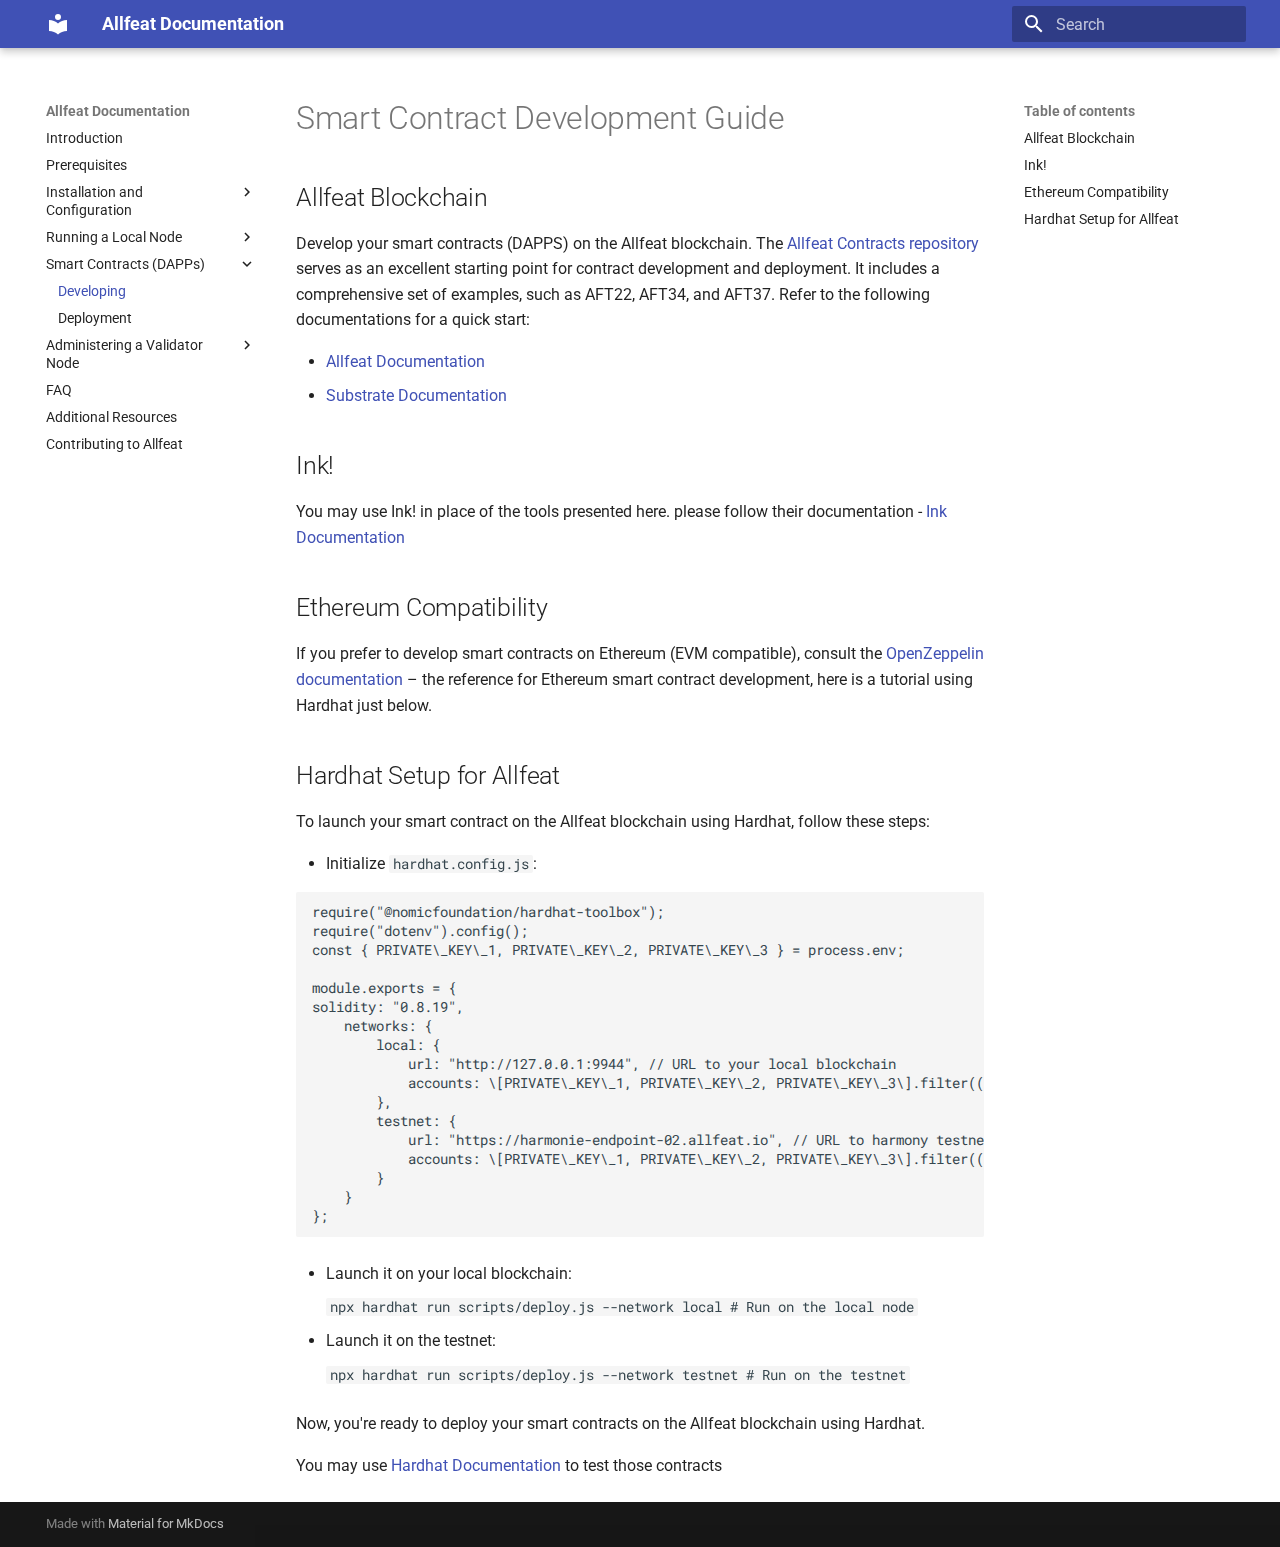
<file: smart-contracts/developing/index.html>
<!doctype html><html lang=en class=no-js> <head><meta charset=utf-8><meta name=viewport content="width=device-width,initial-scale=1"><meta name=description content="A comprehensive guide for using and contributing to Allfeat."><meta name=author content="Romain PANNO & Noé SELLAM"><link href=https://your-domain.com/smart-contracts/developing/ rel=canonical><link href=../../running-a-node/without-docker/ rel=prev><link href=../deployment/ rel=next><link rel=icon href=../../assets/images/favicon.png><meta name=generator content="mkdocs-1.5.3, mkdocs-material-9.5.13"><title>Developing - Allfeat Documentation</title><link rel=stylesheet href=../../assets/stylesheets/main.7e359304.min.css><link rel=preconnect href=https://fonts.gstatic.com crossorigin><link rel=stylesheet href="https://fonts.googleapis.com/css?family=Roboto:300,300i,400,400i,700,700i%7CRoboto+Mono:400,400i,700,700i&display=fallback"><style>:root{--md-text-font:"Roboto";--md-code-font:"Roboto Mono"}</style><script>__md_scope=new URL("../..",location),__md_hash=e=>[...e].reduce((e,_)=>(e<<5)-e+_.charCodeAt(0),0),__md_get=(e,_=localStorage,t=__md_scope)=>JSON.parse(_.getItem(t.pathname+"."+e)),__md_set=(e,_,t=localStorage,a=__md_scope)=>{try{t.setItem(a.pathname+"."+e,JSON.stringify(_))}catch(e){}}</script></head> <body dir=ltr> <input class=md-toggle data-md-toggle=drawer type=checkbox id=__drawer autocomplete=off> <input class=md-toggle data-md-toggle=search type=checkbox id=__search autocomplete=off> <label class=md-overlay for=__drawer></label> <div data-md-component=skip> <a href=#smart-contract-development-guide class=md-skip> Skip to content </a> </div> <div data-md-component=announce> </div> <header class="md-header md-header--shadow" data-md-component=header> <nav class="md-header__inner md-grid" aria-label=Header> <a href=../.. title="Allfeat Documentation" class="md-header__button md-logo" aria-label="Allfeat Documentation" data-md-component=logo> <svg xmlns=http://www.w3.org/2000/svg viewbox="0 0 24 24"><path d="M12 8a3 3 0 0 0 3-3 3 3 0 0 0-3-3 3 3 0 0 0-3 3 3 3 0 0 0 3 3m0 3.54C9.64 9.35 6.5 8 3 8v11c3.5 0 6.64 1.35 9 3.54 2.36-2.19 5.5-3.54 9-3.54V8c-3.5 0-6.64 1.35-9 3.54Z"/></svg> </a> <label class="md-header__button md-icon" for=__drawer> <svg xmlns=http://www.w3.org/2000/svg viewbox="0 0 24 24"><path d="M3 6h18v2H3V6m0 5h18v2H3v-2m0 5h18v2H3v-2Z"/></svg> </label> <div class=md-header__title data-md-component=header-title> <div class=md-header__ellipsis> <div class=md-header__topic> <span class=md-ellipsis> Allfeat Documentation </span> </div> <div class=md-header__topic data-md-component=header-topic> <span class=md-ellipsis> Developing </span> </div> </div> </div> <script>var media,input,key,value,palette=__md_get("__palette");if(palette&&palette.color){"(prefers-color-scheme)"===palette.color.media&&(media=matchMedia("(prefers-color-scheme: light)"),input=document.querySelector(media.matches?"[data-md-color-media='(prefers-color-scheme: light)']":"[data-md-color-media='(prefers-color-scheme: dark)']"),palette.color.media=input.getAttribute("data-md-color-media"),palette.color.scheme=input.getAttribute("data-md-color-scheme"),palette.color.primary=input.getAttribute("data-md-color-primary"),palette.color.accent=input.getAttribute("data-md-color-accent"));for([key,value]of Object.entries(palette.color))document.body.setAttribute("data-md-color-"+key,value)}</script> <label class="md-header__button md-icon" for=__search> <svg xmlns=http://www.w3.org/2000/svg viewbox="0 0 24 24"><path d="M9.5 3A6.5 6.5 0 0 1 16 9.5c0 1.61-.59 3.09-1.56 4.23l.27.27h.79l5 5-1.5 1.5-5-5v-.79l-.27-.27A6.516 6.516 0 0 1 9.5 16 6.5 6.5 0 0 1 3 9.5 6.5 6.5 0 0 1 9.5 3m0 2C7 5 5 7 5 9.5S7 14 9.5 14 14 12 14 9.5 12 5 9.5 5Z"/></svg> </label> <div class=md-search data-md-component=search role=dialog> <label class=md-search__overlay for=__search></label> <div class=md-search__inner role=search> <form class=md-search__form name=search> <input type=text class=md-search__input name=query aria-label=Search placeholder=Search autocapitalize=off autocorrect=off autocomplete=off spellcheck=false data-md-component=search-query required> <label class="md-search__icon md-icon" for=__search> <svg xmlns=http://www.w3.org/2000/svg viewbox="0 0 24 24"><path d="M9.5 3A6.5 6.5 0 0 1 16 9.5c0 1.61-.59 3.09-1.56 4.23l.27.27h.79l5 5-1.5 1.5-5-5v-.79l-.27-.27A6.516 6.516 0 0 1 9.5 16 6.5 6.5 0 0 1 3 9.5 6.5 6.5 0 0 1 9.5 3m0 2C7 5 5 7 5 9.5S7 14 9.5 14 14 12 14 9.5 12 5 9.5 5Z"/></svg> <svg xmlns=http://www.w3.org/2000/svg viewbox="0 0 24 24"><path d="M20 11v2H8l5.5 5.5-1.42 1.42L4.16 12l7.92-7.92L13.5 5.5 8 11h12Z"/></svg> </label> <nav class=md-search__options aria-label=Search> <button type=reset class="md-search__icon md-icon" title=Clear aria-label=Clear tabindex=-1> <svg xmlns=http://www.w3.org/2000/svg viewbox="0 0 24 24"><path d="M19 6.41 17.59 5 12 10.59 6.41 5 5 6.41 10.59 12 5 17.59 6.41 19 12 13.41 17.59 19 19 17.59 13.41 12 19 6.41Z"/></svg> </button> </nav> </form> <div class=md-search__output> <div class=md-search__scrollwrap data-md-scrollfix> <div class=md-search-result data-md-component=search-result> <div class=md-search-result__meta> Initializing search </div> <ol class=md-search-result__list role=presentation></ol> </div> </div> </div> </div> </div> </nav> </header> <div class=md-container data-md-component=container> <main class=md-main data-md-component=main> <div class="md-main__inner md-grid"> <div class="md-sidebar md-sidebar--primary" data-md-component=sidebar data-md-type=navigation> <div class=md-sidebar__scrollwrap> <div class=md-sidebar__inner> <nav class="md-nav md-nav--primary" aria-label=Navigation data-md-level=0> <label class=md-nav__title for=__drawer> <a href=../.. title="Allfeat Documentation" class="md-nav__button md-logo" aria-label="Allfeat Documentation" data-md-component=logo> <svg xmlns=http://www.w3.org/2000/svg viewbox="0 0 24 24"><path d="M12 8a3 3 0 0 0 3-3 3 3 0 0 0-3-3 3 3 0 0 0-3 3 3 3 0 0 0 3 3m0 3.54C9.64 9.35 6.5 8 3 8v11c3.5 0 6.64 1.35 9 3.54 2.36-2.19 5.5-3.54 9-3.54V8c-3.5 0-6.64 1.35-9 3.54Z"/></svg> </a> Allfeat Documentation </label> <ul class=md-nav__list data-md-scrollfix> <li class=md-nav__item> <a href=../.. class=md-nav__link> <span class=md-ellipsis> Introduction </span> </a> </li> <li class=md-nav__item> <a href=../../prerequisites/ class=md-nav__link> <span class=md-ellipsis> Prerequisites </span> </a> </li> <li class="md-nav__item md-nav__item--nested"> <input class="md-nav__toggle md-toggle " type=checkbox id=__nav_3> <label class=md-nav__link for=__nav_3 id=__nav_3_label tabindex=0> <span class=md-ellipsis> Installation and Configuration </span> <span class="md-nav__icon md-icon"></span> </label> <nav class=md-nav data-md-level=1 aria-labelledby=__nav_3_label aria-expanded=false> <label class=md-nav__title for=__nav_3> <span class="md-nav__icon md-icon"></span> Installation and Configuration </label> <ul class=md-nav__list data-md-scrollfix> <li class=md-nav__item> <a href=../../installation/docker/ class=md-nav__link> <span class=md-ellipsis> Docker </span> </a> </li> <li class=md-nav__item> <a href=../../installation/from-source/ class=md-nav__link> <span class=md-ellipsis> From Source </span> </a> </li> </ul> </nav> </li> <li class="md-nav__item md-nav__item--nested"> <input class="md-nav__toggle md-toggle " type=checkbox id=__nav_4> <label class=md-nav__link for=__nav_4 id=__nav_4_label tabindex=0> <span class=md-ellipsis> Running a Local Node </span> <span class="md-nav__icon md-icon"></span> </label> <nav class=md-nav data-md-level=1 aria-labelledby=__nav_4_label aria-expanded=false> <label class=md-nav__title for=__nav_4> <span class="md-nav__icon md-icon"></span> Running a Local Node </label> <ul class=md-nav__list data-md-scrollfix> <li class=md-nav__item> <a href=../../running-a-node/docker/ class=md-nav__link> <span class=md-ellipsis> With Docker </span> </a> </li> <li class=md-nav__item> <a href=../../running-a-node/without-docker/ class=md-nav__link> <span class=md-ellipsis> Without Docker </span> </a> </li> </ul> </nav> </li> <li class="md-nav__item md-nav__item--active md-nav__item--nested"> <input class="md-nav__toggle md-toggle " type=checkbox id=__nav_5 checked> <label class=md-nav__link for=__nav_5 id=__nav_5_label tabindex=0> <span class=md-ellipsis> Smart Contracts (DAPPs) </span> <span class="md-nav__icon md-icon"></span> </label> <nav class=md-nav data-md-level=1 aria-labelledby=__nav_5_label aria-expanded=true> <label class=md-nav__title for=__nav_5> <span class="md-nav__icon md-icon"></span> Smart Contracts (DAPPs) </label> <ul class=md-nav__list data-md-scrollfix> <li class="md-nav__item md-nav__item--active"> <input class="md-nav__toggle md-toggle" type=checkbox id=__toc> <label class="md-nav__link md-nav__link--active" for=__toc> <span class=md-ellipsis> Developing </span> <span class="md-nav__icon md-icon"></span> </label> <a href=./ class="md-nav__link md-nav__link--active"> <span class=md-ellipsis> Developing </span> </a> <nav class="md-nav md-nav--secondary" aria-label="Table of contents"> <label class=md-nav__title for=__toc> <span class="md-nav__icon md-icon"></span> Table of contents </label> <ul class=md-nav__list data-md-component=toc data-md-scrollfix> <li class=md-nav__item> <a href=#allfeat-blockchain class=md-nav__link> <span class=md-ellipsis> Allfeat Blockchain </span> </a> </li> <li class=md-nav__item> <a href=#ink class=md-nav__link> <span class=md-ellipsis> Ink! </span> </a> </li> <li class=md-nav__item> <a href=#ethereum-compatibility class=md-nav__link> <span class=md-ellipsis> Ethereum Compatibility </span> </a> </li> <li class=md-nav__item> <a href=#hardhat-setup-for-allfeat class=md-nav__link> <span class=md-ellipsis> Hardhat Setup for Allfeat </span> </a> </li> </ul> </nav> </li> <li class=md-nav__item> <a href=../deployment/ class=md-nav__link> <span class=md-ellipsis> Deployment </span> </a> </li> </ul> </nav> </li> <li class="md-nav__item md-nav__item--nested"> <input class="md-nav__toggle md-toggle " type=checkbox id=__nav_6> <label class=md-nav__link for=__nav_6 id=__nav_6_label tabindex=0> <span class=md-ellipsis> Administering a Validator Node </span> <span class="md-nav__icon md-icon"></span> </label> <nav class=md-nav data-md-level=1 aria-labelledby=__nav_6_label aria-expanded=false> <label class=md-nav__title for=__nav_6> <span class="md-nav__icon md-icon"></span> Administering a Validator Node </label> <ul class=md-nav__list data-md-scrollfix> <li class=md-nav__item> <a href=../../validator-node/prerequisites/ class=md-nav__link> <span class=md-ellipsis> Prerequisites </span> </a> </li> <li class=md-nav__item> <a href=../../validator-node/running-as-validator/ class=md-nav__link> <span class=md-ellipsis> Running as a Validator </span> </a> </li> </ul> </nav> </li> <li class=md-nav__item> <a href=../../faq/ class=md-nav__link> <span class=md-ellipsis> FAQ </span> </a> </li> <li class=md-nav__item> <a href=../../additional-resources/ class=md-nav__link> <span class=md-ellipsis> Additional Resources </span> </a> </li> <li class=md-nav__item> <a href=../../contributing/ class=md-nav__link> <span class=md-ellipsis> Contributing to Allfeat </span> </a> </li> </ul> </nav> </div> </div> </div> <div class="md-sidebar md-sidebar--secondary" data-md-component=sidebar data-md-type=toc> <div class=md-sidebar__scrollwrap> <div class=md-sidebar__inner> <nav class="md-nav md-nav--secondary" aria-label="Table of contents"> <label class=md-nav__title for=__toc> <span class="md-nav__icon md-icon"></span> Table of contents </label> <ul class=md-nav__list data-md-component=toc data-md-scrollfix> <li class=md-nav__item> <a href=#allfeat-blockchain class=md-nav__link> <span class=md-ellipsis> Allfeat Blockchain </span> </a> </li> <li class=md-nav__item> <a href=#ink class=md-nav__link> <span class=md-ellipsis> Ink! </span> </a> </li> <li class=md-nav__item> <a href=#ethereum-compatibility class=md-nav__link> <span class=md-ellipsis> Ethereum Compatibility </span> </a> </li> <li class=md-nav__item> <a href=#hardhat-setup-for-allfeat class=md-nav__link> <span class=md-ellipsis> Hardhat Setup for Allfeat </span> </a> </li> </ul> </nav> </div> </div> </div> <div class=md-content data-md-component=content> <article class="md-content__inner md-typeset"> <h1 id=smart-contract-development-guide>Smart Contract Development Guide</h1> <h2 id=allfeat-blockchain>Allfeat Blockchain</h2> <p>Develop your smart contracts (DAPPS) on the Allfeat blockchain. The <a href=https://github.com/Allfeat/allfeat-contracts>Allfeat Contracts repository</a> serves as an excellent starting point for contract development and deployment. It includes a comprehensive set of examples, such as AFT22, AFT34, and AFT37. Refer to the following documentations for a quick start:</p> <ul> <li><a href=https://use.ink/ >Allfeat Documentation</a></li> <li><a href=https://docs.substrate.io/ >Substrate Documentation</a></li> </ul> <h2 id=ink>Ink!</h2> <p>You may use Ink! in place of the tools presented here. please follow their documentation - <a href=https://use.ink/ >Ink Documentation</a></p> <h2 id=ethereum-compatibility>Ethereum Compatibility</h2> <p>If you prefer to develop smart contracts on Ethereum (EVM compatible), consult the <a href=https://docs.openzeppelin.com/ >OpenZeppelin documentation</a> – the reference for Ethereum smart contract development, here is a tutorial using Hardhat just below.</p> <h2 id=hardhat-setup-for-allfeat>Hardhat Setup for Allfeat</h2> <p>To launch your smart contract on the Allfeat blockchain using Hardhat, follow these steps:</p> <ul> <li>Initialize <code>hardhat.config.js</code>:</li> </ul> <pre><code class=language-java>require(&quot;@nomicfoundation/hardhat-toolbox&quot;);
require(&quot;dotenv&quot;).config();
const { PRIVATE\_KEY\_1, PRIVATE\_KEY\_2, PRIVATE\_KEY\_3 } = process.env;

module.exports = {
solidity: &quot;0.8.19&quot;,
    networks: {
        local: {
            url: &quot;http://127.0.0.1:9944&quot;, // URL to your local blockchain
            accounts: \[PRIVATE\_KEY\_1, PRIVATE\_KEY\_2, PRIVATE\_KEY\_3\].filter((pk) =&gt; pk !== undefined) // Filter out undefined keys
        },
        testnet: {
            url: &quot;https://harmonie-endpoint-02.allfeat.io&quot;, // URL to harmony testnet
            accounts: \[PRIVATE\_KEY\_1, PRIVATE\_KEY\_2, PRIVATE\_KEY\_3\].filter((pk) =&gt; pk !== undefined) // Filter out undefined keys
        }
    }
};
</code></pre> <ul> <li> <p>Launch it on your local blockchain:</p> <p><code>npx hardhat run scripts/deploy.js --network local # Run on the local node</code></p> </li> <li> <p>Launch it on the testnet:</p> <p><code>npx hardhat run scripts/deploy.js --network testnet # Run on the testnet</code></p> </li> </ul> <p>Now, you're ready to deploy your smart contracts on the Allfeat blockchain using Hardhat.</p> <p>You may use <a href=https://hardhat.org/tutorial/testing-contracts>Hardhat Documentation</a> to test those contracts</p> </article> </div> <script>var target=document.getElementById(location.hash.slice(1));target&&target.name&&(target.checked=target.name.startsWith("__tabbed_"))</script> </div> </main> <footer class=md-footer> <div class="md-footer-meta md-typeset"> <div class="md-footer-meta__inner md-grid"> <div class=md-copyright> Made with <a href=https://squidfunk.github.io/mkdocs-material/ target=_blank rel=noopener> Material for MkDocs </a> </div> </div> </div> </footer> </div> <div class=md-dialog data-md-component=dialog> <div class="md-dialog__inner md-typeset"></div> </div> <script id=__config type=application/json>{"base": "../..", "features": [], "search": "../../assets/javascripts/workers/search.b8dbb3d2.min.js", "translations": {"clipboard.copied": "Copied to clipboard", "clipboard.copy": "Copy to clipboard", "search.result.more.one": "1 more on this page", "search.result.more.other": "# more on this page", "search.result.none": "No matching documents", "search.result.one": "1 matching document", "search.result.other": "# matching documents", "search.result.placeholder": "Type to start searching", "search.result.term.missing": "Missing", "select.version": "Select version"}}</script> <script src=../../assets/javascripts/bundle.c8d2eff1.min.js></script> </body> </html>
</file>
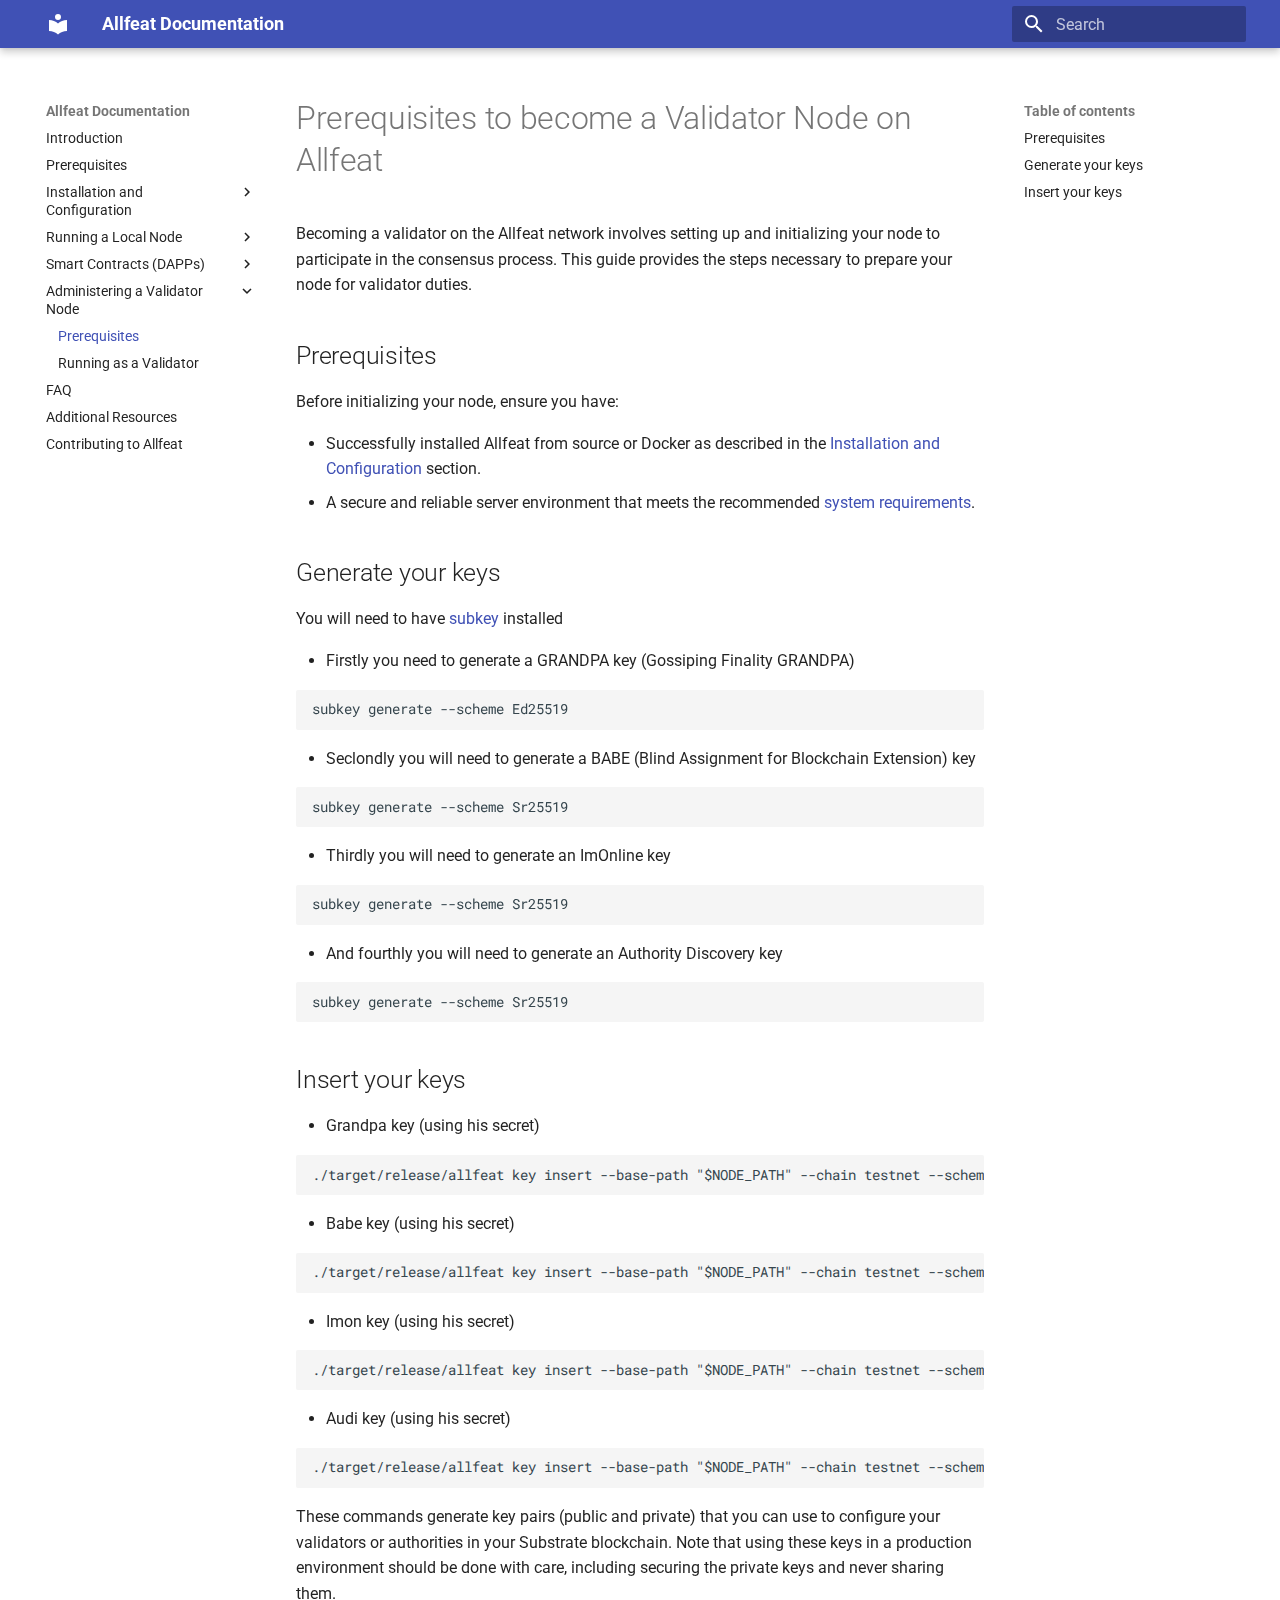
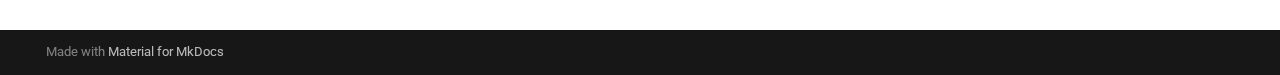
<file: validator-node/prerequisites/index.html>
<!doctype html><html lang=en class=no-js> <head><meta charset=utf-8><meta name=viewport content="width=device-width,initial-scale=1"><meta name=description content="A comprehensive guide for using and contributing to Allfeat."><meta name=author content="Romain PANNO & Noé SELLAM"><link href=https://your-domain.com/validator-node/prerequisites/ rel=canonical><link href=../../smart-contracts/deployment/ rel=prev><link href=../running-as-validator/ rel=next><link rel=icon href=../../assets/images/favicon.png><meta name=generator content="mkdocs-1.5.3, mkdocs-material-9.5.13"><title>Prerequisites - Allfeat Documentation</title><link rel=stylesheet href=../../assets/stylesheets/main.7e359304.min.css><link rel=preconnect href=https://fonts.gstatic.com crossorigin><link rel=stylesheet href="https://fonts.googleapis.com/css?family=Roboto:300,300i,400,400i,700,700i%7CRoboto+Mono:400,400i,700,700i&display=fallback"><style>:root{--md-text-font:"Roboto";--md-code-font:"Roboto Mono"}</style><script>__md_scope=new URL("../..",location),__md_hash=e=>[...e].reduce((e,_)=>(e<<5)-e+_.charCodeAt(0),0),__md_get=(e,_=localStorage,t=__md_scope)=>JSON.parse(_.getItem(t.pathname+"."+e)),__md_set=(e,_,t=localStorage,a=__md_scope)=>{try{t.setItem(a.pathname+"."+e,JSON.stringify(_))}catch(e){}}</script></head> <body dir=ltr> <input class=md-toggle data-md-toggle=drawer type=checkbox id=__drawer autocomplete=off> <input class=md-toggle data-md-toggle=search type=checkbox id=__search autocomplete=off> <label class=md-overlay for=__drawer></label> <div data-md-component=skip> <a href=#prerequisites-to-become-a-validator-node-on-allfeat class=md-skip> Skip to content </a> </div> <div data-md-component=announce> </div> <header class="md-header md-header--shadow" data-md-component=header> <nav class="md-header__inner md-grid" aria-label=Header> <a href=../.. title="Allfeat Documentation" class="md-header__button md-logo" aria-label="Allfeat Documentation" data-md-component=logo> <svg xmlns=http://www.w3.org/2000/svg viewbox="0 0 24 24"><path d="M12 8a3 3 0 0 0 3-3 3 3 0 0 0-3-3 3 3 0 0 0-3 3 3 3 0 0 0 3 3m0 3.54C9.64 9.35 6.5 8 3 8v11c3.5 0 6.64 1.35 9 3.54 2.36-2.19 5.5-3.54 9-3.54V8c-3.5 0-6.64 1.35-9 3.54Z"/></svg> </a> <label class="md-header__button md-icon" for=__drawer> <svg xmlns=http://www.w3.org/2000/svg viewbox="0 0 24 24"><path d="M3 6h18v2H3V6m0 5h18v2H3v-2m0 5h18v2H3v-2Z"/></svg> </label> <div class=md-header__title data-md-component=header-title> <div class=md-header__ellipsis> <div class=md-header__topic> <span class=md-ellipsis> Allfeat Documentation </span> </div> <div class=md-header__topic data-md-component=header-topic> <span class=md-ellipsis> Prerequisites </span> </div> </div> </div> <script>var media,input,key,value,palette=__md_get("__palette");if(palette&&palette.color){"(prefers-color-scheme)"===palette.color.media&&(media=matchMedia("(prefers-color-scheme: light)"),input=document.querySelector(media.matches?"[data-md-color-media='(prefers-color-scheme: light)']":"[data-md-color-media='(prefers-color-scheme: dark)']"),palette.color.media=input.getAttribute("data-md-color-media"),palette.color.scheme=input.getAttribute("data-md-color-scheme"),palette.color.primary=input.getAttribute("data-md-color-primary"),palette.color.accent=input.getAttribute("data-md-color-accent"));for([key,value]of Object.entries(palette.color))document.body.setAttribute("data-md-color-"+key,value)}</script> <label class="md-header__button md-icon" for=__search> <svg xmlns=http://www.w3.org/2000/svg viewbox="0 0 24 24"><path d="M9.5 3A6.5 6.5 0 0 1 16 9.5c0 1.61-.59 3.09-1.56 4.23l.27.27h.79l5 5-1.5 1.5-5-5v-.79l-.27-.27A6.516 6.516 0 0 1 9.5 16 6.5 6.5 0 0 1 3 9.5 6.5 6.5 0 0 1 9.5 3m0 2C7 5 5 7 5 9.5S7 14 9.5 14 14 12 14 9.5 12 5 9.5 5Z"/></svg> </label> <div class=md-search data-md-component=search role=dialog> <label class=md-search__overlay for=__search></label> <div class=md-search__inner role=search> <form class=md-search__form name=search> <input type=text class=md-search__input name=query aria-label=Search placeholder=Search autocapitalize=off autocorrect=off autocomplete=off spellcheck=false data-md-component=search-query required> <label class="md-search__icon md-icon" for=__search> <svg xmlns=http://www.w3.org/2000/svg viewbox="0 0 24 24"><path d="M9.5 3A6.5 6.5 0 0 1 16 9.5c0 1.61-.59 3.09-1.56 4.23l.27.27h.79l5 5-1.5 1.5-5-5v-.79l-.27-.27A6.516 6.516 0 0 1 9.5 16 6.5 6.5 0 0 1 3 9.5 6.5 6.5 0 0 1 9.5 3m0 2C7 5 5 7 5 9.5S7 14 9.5 14 14 12 14 9.5 12 5 9.5 5Z"/></svg> <svg xmlns=http://www.w3.org/2000/svg viewbox="0 0 24 24"><path d="M20 11v2H8l5.5 5.5-1.42 1.42L4.16 12l7.92-7.92L13.5 5.5 8 11h12Z"/></svg> </label> <nav class=md-search__options aria-label=Search> <button type=reset class="md-search__icon md-icon" title=Clear aria-label=Clear tabindex=-1> <svg xmlns=http://www.w3.org/2000/svg viewbox="0 0 24 24"><path d="M19 6.41 17.59 5 12 10.59 6.41 5 5 6.41 10.59 12 5 17.59 6.41 19 12 13.41 17.59 19 19 17.59 13.41 12 19 6.41Z"/></svg> </button> </nav> </form> <div class=md-search__output> <div class=md-search__scrollwrap data-md-scrollfix> <div class=md-search-result data-md-component=search-result> <div class=md-search-result__meta> Initializing search </div> <ol class=md-search-result__list role=presentation></ol> </div> </div> </div> </div> </div> </nav> </header> <div class=md-container data-md-component=container> <main class=md-main data-md-component=main> <div class="md-main__inner md-grid"> <div class="md-sidebar md-sidebar--primary" data-md-component=sidebar data-md-type=navigation> <div class=md-sidebar__scrollwrap> <div class=md-sidebar__inner> <nav class="md-nav md-nav--primary" aria-label=Navigation data-md-level=0> <label class=md-nav__title for=__drawer> <a href=../.. title="Allfeat Documentation" class="md-nav__button md-logo" aria-label="Allfeat Documentation" data-md-component=logo> <svg xmlns=http://www.w3.org/2000/svg viewbox="0 0 24 24"><path d="M12 8a3 3 0 0 0 3-3 3 3 0 0 0-3-3 3 3 0 0 0-3 3 3 3 0 0 0 3 3m0 3.54C9.64 9.35 6.5 8 3 8v11c3.5 0 6.64 1.35 9 3.54 2.36-2.19 5.5-3.54 9-3.54V8c-3.5 0-6.64 1.35-9 3.54Z"/></svg> </a> Allfeat Documentation </label> <ul class=md-nav__list data-md-scrollfix> <li class=md-nav__item> <a href=../.. class=md-nav__link> <span class=md-ellipsis> Introduction </span> </a> </li> <li class=md-nav__item> <a href=../../prerequisites/ class=md-nav__link> <span class=md-ellipsis> Prerequisites </span> </a> </li> <li class="md-nav__item md-nav__item--nested"> <input class="md-nav__toggle md-toggle " type=checkbox id=__nav_3> <label class=md-nav__link for=__nav_3 id=__nav_3_label tabindex=0> <span class=md-ellipsis> Installation and Configuration </span> <span class="md-nav__icon md-icon"></span> </label> <nav class=md-nav data-md-level=1 aria-labelledby=__nav_3_label aria-expanded=false> <label class=md-nav__title for=__nav_3> <span class="md-nav__icon md-icon"></span> Installation and Configuration </label> <ul class=md-nav__list data-md-scrollfix> <li class=md-nav__item> <a href=../../installation/docker/ class=md-nav__link> <span class=md-ellipsis> Docker </span> </a> </li> <li class=md-nav__item> <a href=../../installation/from-source/ class=md-nav__link> <span class=md-ellipsis> From Source </span> </a> </li> </ul> </nav> </li> <li class="md-nav__item md-nav__item--nested"> <input class="md-nav__toggle md-toggle " type=checkbox id=__nav_4> <label class=md-nav__link for=__nav_4 id=__nav_4_label tabindex=0> <span class=md-ellipsis> Running a Local Node </span> <span class="md-nav__icon md-icon"></span> </label> <nav class=md-nav data-md-level=1 aria-labelledby=__nav_4_label aria-expanded=false> <label class=md-nav__title for=__nav_4> <span class="md-nav__icon md-icon"></span> Running a Local Node </label> <ul class=md-nav__list data-md-scrollfix> <li class=md-nav__item> <a href=../../running-a-node/docker/ class=md-nav__link> <span class=md-ellipsis> With Docker </span> </a> </li> <li class=md-nav__item> <a href=../../running-a-node/without-docker/ class=md-nav__link> <span class=md-ellipsis> Without Docker </span> </a> </li> </ul> </nav> </li> <li class="md-nav__item md-nav__item--nested"> <input class="md-nav__toggle md-toggle " type=checkbox id=__nav_5> <label class=md-nav__link for=__nav_5 id=__nav_5_label tabindex=0> <span class=md-ellipsis> Smart Contracts (DAPPs) </span> <span class="md-nav__icon md-icon"></span> </label> <nav class=md-nav data-md-level=1 aria-labelledby=__nav_5_label aria-expanded=false> <label class=md-nav__title for=__nav_5> <span class="md-nav__icon md-icon"></span> Smart Contracts (DAPPs) </label> <ul class=md-nav__list data-md-scrollfix> <li class=md-nav__item> <a href=../../smart-contracts/developing/ class=md-nav__link> <span class=md-ellipsis> Developing </span> </a> </li> <li class=md-nav__item> <a href=../../smart-contracts/deployment/ class=md-nav__link> <span class=md-ellipsis> Deployment </span> </a> </li> </ul> </nav> </li> <li class="md-nav__item md-nav__item--active md-nav__item--nested"> <input class="md-nav__toggle md-toggle " type=checkbox id=__nav_6 checked> <label class=md-nav__link for=__nav_6 id=__nav_6_label tabindex=0> <span class=md-ellipsis> Administering a Validator Node </span> <span class="md-nav__icon md-icon"></span> </label> <nav class=md-nav data-md-level=1 aria-labelledby=__nav_6_label aria-expanded=true> <label class=md-nav__title for=__nav_6> <span class="md-nav__icon md-icon"></span> Administering a Validator Node </label> <ul class=md-nav__list data-md-scrollfix> <li class="md-nav__item md-nav__item--active"> <input class="md-nav__toggle md-toggle" type=checkbox id=__toc> <label class="md-nav__link md-nav__link--active" for=__toc> <span class=md-ellipsis> Prerequisites </span> <span class="md-nav__icon md-icon"></span> </label> <a href=./ class="md-nav__link md-nav__link--active"> <span class=md-ellipsis> Prerequisites </span> </a> <nav class="md-nav md-nav--secondary" aria-label="Table of contents"> <label class=md-nav__title for=__toc> <span class="md-nav__icon md-icon"></span> Table of contents </label> <ul class=md-nav__list data-md-component=toc data-md-scrollfix> <li class=md-nav__item> <a href=#prerequisites class=md-nav__link> <span class=md-ellipsis> Prerequisites </span> </a> </li> <li class=md-nav__item> <a href=#generate-your-keys class=md-nav__link> <span class=md-ellipsis> Generate your keys </span> </a> </li> <li class=md-nav__item> <a href=#insert-your-keys class=md-nav__link> <span class=md-ellipsis> Insert your keys </span> </a> </li> </ul> </nav> </li> <li class=md-nav__item> <a href=../running-as-validator/ class=md-nav__link> <span class=md-ellipsis> Running as a Validator </span> </a> </li> </ul> </nav> </li> <li class=md-nav__item> <a href=../../faq/ class=md-nav__link> <span class=md-ellipsis> FAQ </span> </a> </li> <li class=md-nav__item> <a href=../../additional-resources/ class=md-nav__link> <span class=md-ellipsis> Additional Resources </span> </a> </li> <li class=md-nav__item> <a href=../../contributing/ class=md-nav__link> <span class=md-ellipsis> Contributing to Allfeat </span> </a> </li> </ul> </nav> </div> </div> </div> <div class="md-sidebar md-sidebar--secondary" data-md-component=sidebar data-md-type=toc> <div class=md-sidebar__scrollwrap> <div class=md-sidebar__inner> <nav class="md-nav md-nav--secondary" aria-label="Table of contents"> <label class=md-nav__title for=__toc> <span class="md-nav__icon md-icon"></span> Table of contents </label> <ul class=md-nav__list data-md-component=toc data-md-scrollfix> <li class=md-nav__item> <a href=#prerequisites class=md-nav__link> <span class=md-ellipsis> Prerequisites </span> </a> </li> <li class=md-nav__item> <a href=#generate-your-keys class=md-nav__link> <span class=md-ellipsis> Generate your keys </span> </a> </li> <li class=md-nav__item> <a href=#insert-your-keys class=md-nav__link> <span class=md-ellipsis> Insert your keys </span> </a> </li> </ul> </nav> </div> </div> </div> <div class=md-content data-md-component=content> <article class="md-content__inner md-typeset"> <h1 id=prerequisites-to-become-a-validator-node-on-allfeat>Prerequisites to become a Validator Node on Allfeat</h1> <p>Becoming a validator on the Allfeat network involves setting up and initializing your node to participate in the consensus process. This guide provides the steps necessary to prepare your node for validator duties.</p> <h2 id=prerequisites>Prerequisites</h2> <p>Before initializing your node, ensure you have:</p> <ul> <li>Successfully installed Allfeat from source or Docker as described in the <a href=../../installation/docker/ >Installation and Configuration</a> section.</li> <li>A secure and reliable server environment that meets the recommended <a href=../../prerequisites/ >system requirements</a>.</li> </ul> <h2 id=generate-your-keys>Generate your keys</h2> <p>You will need to have <a href=https://docs.substrate.io/reference/command-line-tools/subkey/ >subkey</a> installed</p> <ul> <li>Firstly you need to generate a GRANDPA key (Gossiping Finality GRANDPA)</li> </ul> <pre><code class=language-bash>subkey generate --scheme Ed25519
</code></pre> <ul> <li>Seclondly you will need to generate a BABE (Blind Assignment for Blockchain Extension) key</li> </ul> <pre><code class=language-bash>subkey generate --scheme Sr25519
</code></pre> <ul> <li>Thirdly you will need to generate an ImOnline key</li> </ul> <pre><code class=language-bash>subkey generate --scheme Sr25519
</code></pre> <ul> <li>And fourthly you will need to generate an Authority Discovery key</li> </ul> <pre><code class=language-bash>subkey generate --scheme Sr25519
</code></pre> <h2 id=insert-your-keys>Insert your keys</h2> <ul> <li>Grandpa key (using his secret)</li> </ul> <pre><code class=language-bash>./target/release/allfeat key insert --base-path &quot;$NODE_PATH&quot; --chain testnet --scheme Ed25519 --suri &quot;grandpaSecretKey&quot; --key-type gran
</code></pre> <ul> <li>Babe key (using his secret)</li> </ul> <pre><code class=language-bash>./target/release/allfeat key insert --base-path &quot;$NODE_PATH&quot; --chain testnet --scheme Sr25519 --suri &quot;babeSecretKey&quot; --key-type babe
</code></pre> <ul> <li>Imon key (using his secret)</li> </ul> <pre><code class=language-bash>./target/release/allfeat key insert --base-path &quot;$NODE_PATH&quot; --chain testnet --scheme Sr25519 --suri &quot;imonSecretKey&quot; --key-type imon
</code></pre> <ul> <li>Audi key (using his secret)</li> </ul> <pre><code class=language-bash>./target/release/allfeat key insert --base-path &quot;$NODE_PATH&quot; --chain testnet --scheme Sr25519 --suri &quot;audiSecretKey&quot; --key-type audi
</code></pre> <p>These commands generate key pairs (public and private) that you can use to configure your validators or authorities in your Substrate blockchain. Note that using these keys in a production environment should be done with care, including securing the private keys and never sharing them.</p> </article> </div> <script>var target=document.getElementById(location.hash.slice(1));target&&target.name&&(target.checked=target.name.startsWith("__tabbed_"))</script> </div> </main> <footer class=md-footer> <div class="md-footer-meta md-typeset"> <div class="md-footer-meta__inner md-grid"> <div class=md-copyright> Made with <a href=https://squidfunk.github.io/mkdocs-material/ target=_blank rel=noopener> Material for MkDocs </a> </div> </div> </div> </footer> </div> <div class=md-dialog data-md-component=dialog> <div class="md-dialog__inner md-typeset"></div> </div> <script id=__config type=application/json>{"base": "../..", "features": [], "search": "../../assets/javascripts/workers/search.b8dbb3d2.min.js", "translations": {"clipboard.copied": "Copied to clipboard", "clipboard.copy": "Copy to clipboard", "search.result.more.one": "1 more on this page", "search.result.more.other": "# more on this page", "search.result.none": "No matching documents", "search.result.one": "1 matching document", "search.result.other": "# matching documents", "search.result.placeholder": "Type to start searching", "search.result.term.missing": "Missing", "select.version": "Select version"}}</script> <script src=../../assets/javascripts/bundle.c8d2eff1.min.js></script> </body> </html>
</file>
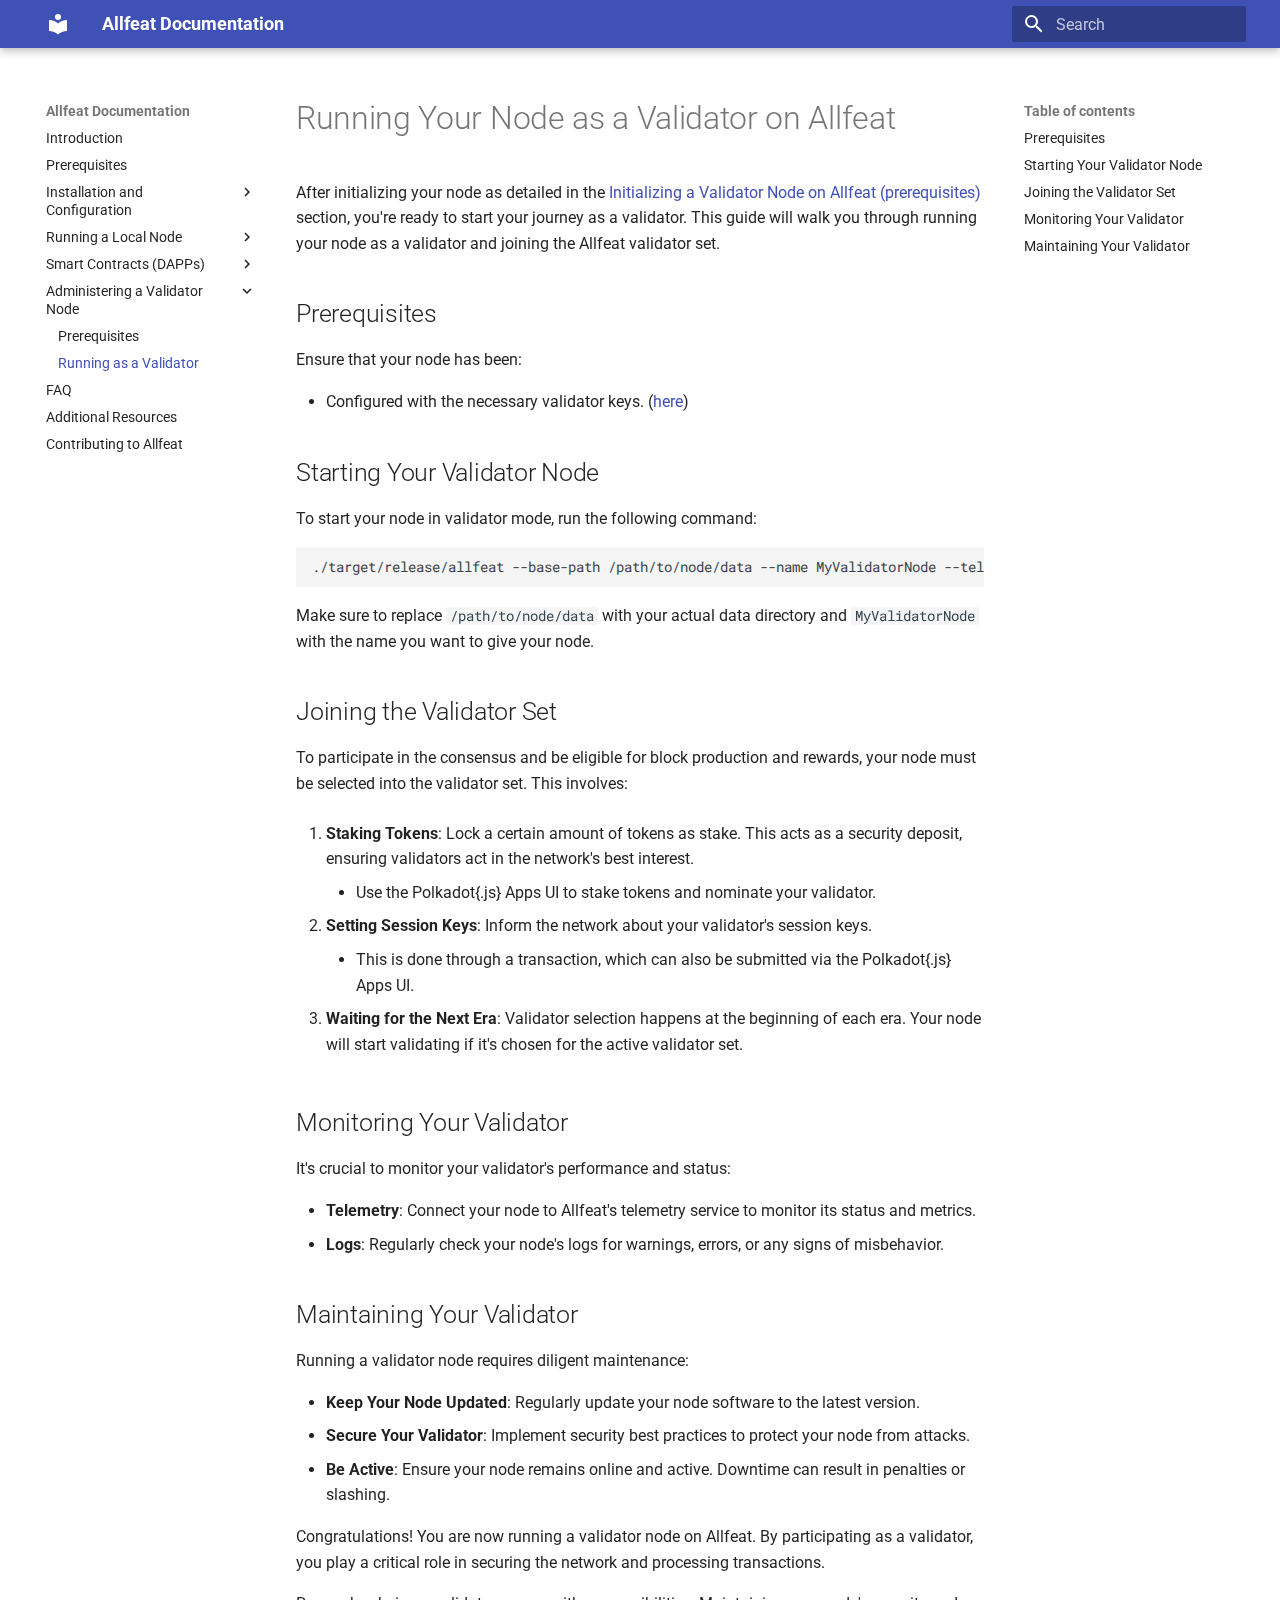
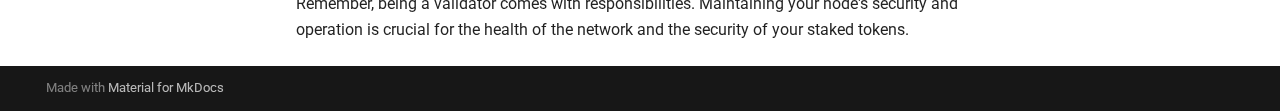
<file: validator-node/running-as-validator/index.html>
<!doctype html><html lang=en class=no-js> <head><meta charset=utf-8><meta name=viewport content="width=device-width,initial-scale=1"><meta name=description content="A comprehensive guide for using and contributing to Allfeat."><meta name=author content="Romain PANNO & Noé SELLAM"><link href=https://your-domain.com/validator-node/running-as-validator/ rel=canonical><link href=../prerequisites/ rel=prev><link href=../../faq/ rel=next><link rel=icon href=../../assets/images/favicon.png><meta name=generator content="mkdocs-1.5.3, mkdocs-material-9.5.13"><title>Running as a Validator - Allfeat Documentation</title><link rel=stylesheet href=../../assets/stylesheets/main.7e359304.min.css><link rel=preconnect href=https://fonts.gstatic.com crossorigin><link rel=stylesheet href="https://fonts.googleapis.com/css?family=Roboto:300,300i,400,400i,700,700i%7CRoboto+Mono:400,400i,700,700i&display=fallback"><style>:root{--md-text-font:"Roboto";--md-code-font:"Roboto Mono"}</style><script>__md_scope=new URL("../..",location),__md_hash=e=>[...e].reduce((e,_)=>(e<<5)-e+_.charCodeAt(0),0),__md_get=(e,_=localStorage,t=__md_scope)=>JSON.parse(_.getItem(t.pathname+"."+e)),__md_set=(e,_,t=localStorage,a=__md_scope)=>{try{t.setItem(a.pathname+"."+e,JSON.stringify(_))}catch(e){}}</script></head> <body dir=ltr> <input class=md-toggle data-md-toggle=drawer type=checkbox id=__drawer autocomplete=off> <input class=md-toggle data-md-toggle=search type=checkbox id=__search autocomplete=off> <label class=md-overlay for=__drawer></label> <div data-md-component=skip> <a href=#running-your-node-as-a-validator-on-allfeat class=md-skip> Skip to content </a> </div> <div data-md-component=announce> </div> <header class="md-header md-header--shadow" data-md-component=header> <nav class="md-header__inner md-grid" aria-label=Header> <a href=../.. title="Allfeat Documentation" class="md-header__button md-logo" aria-label="Allfeat Documentation" data-md-component=logo> <svg xmlns=http://www.w3.org/2000/svg viewbox="0 0 24 24"><path d="M12 8a3 3 0 0 0 3-3 3 3 0 0 0-3-3 3 3 0 0 0-3 3 3 3 0 0 0 3 3m0 3.54C9.64 9.35 6.5 8 3 8v11c3.5 0 6.64 1.35 9 3.54 2.36-2.19 5.5-3.54 9-3.54V8c-3.5 0-6.64 1.35-9 3.54Z"/></svg> </a> <label class="md-header__button md-icon" for=__drawer> <svg xmlns=http://www.w3.org/2000/svg viewbox="0 0 24 24"><path d="M3 6h18v2H3V6m0 5h18v2H3v-2m0 5h18v2H3v-2Z"/></svg> </label> <div class=md-header__title data-md-component=header-title> <div class=md-header__ellipsis> <div class=md-header__topic> <span class=md-ellipsis> Allfeat Documentation </span> </div> <div class=md-header__topic data-md-component=header-topic> <span class=md-ellipsis> Running as a Validator </span> </div> </div> </div> <script>var media,input,key,value,palette=__md_get("__palette");if(palette&&palette.color){"(prefers-color-scheme)"===palette.color.media&&(media=matchMedia("(prefers-color-scheme: light)"),input=document.querySelector(media.matches?"[data-md-color-media='(prefers-color-scheme: light)']":"[data-md-color-media='(prefers-color-scheme: dark)']"),palette.color.media=input.getAttribute("data-md-color-media"),palette.color.scheme=input.getAttribute("data-md-color-scheme"),palette.color.primary=input.getAttribute("data-md-color-primary"),palette.color.accent=input.getAttribute("data-md-color-accent"));for([key,value]of Object.entries(palette.color))document.body.setAttribute("data-md-color-"+key,value)}</script> <label class="md-header__button md-icon" for=__search> <svg xmlns=http://www.w3.org/2000/svg viewbox="0 0 24 24"><path d="M9.5 3A6.5 6.5 0 0 1 16 9.5c0 1.61-.59 3.09-1.56 4.23l.27.27h.79l5 5-1.5 1.5-5-5v-.79l-.27-.27A6.516 6.516 0 0 1 9.5 16 6.5 6.5 0 0 1 3 9.5 6.5 6.5 0 0 1 9.5 3m0 2C7 5 5 7 5 9.5S7 14 9.5 14 14 12 14 9.5 12 5 9.5 5Z"/></svg> </label> <div class=md-search data-md-component=search role=dialog> <label class=md-search__overlay for=__search></label> <div class=md-search__inner role=search> <form class=md-search__form name=search> <input type=text class=md-search__input name=query aria-label=Search placeholder=Search autocapitalize=off autocorrect=off autocomplete=off spellcheck=false data-md-component=search-query required> <label class="md-search__icon md-icon" for=__search> <svg xmlns=http://www.w3.org/2000/svg viewbox="0 0 24 24"><path d="M9.5 3A6.5 6.5 0 0 1 16 9.5c0 1.61-.59 3.09-1.56 4.23l.27.27h.79l5 5-1.5 1.5-5-5v-.79l-.27-.27A6.516 6.516 0 0 1 9.5 16 6.5 6.5 0 0 1 3 9.5 6.5 6.5 0 0 1 9.5 3m0 2C7 5 5 7 5 9.5S7 14 9.5 14 14 12 14 9.5 12 5 9.5 5Z"/></svg> <svg xmlns=http://www.w3.org/2000/svg viewbox="0 0 24 24"><path d="M20 11v2H8l5.5 5.5-1.42 1.42L4.16 12l7.92-7.92L13.5 5.5 8 11h12Z"/></svg> </label> <nav class=md-search__options aria-label=Search> <button type=reset class="md-search__icon md-icon" title=Clear aria-label=Clear tabindex=-1> <svg xmlns=http://www.w3.org/2000/svg viewbox="0 0 24 24"><path d="M19 6.41 17.59 5 12 10.59 6.41 5 5 6.41 10.59 12 5 17.59 6.41 19 12 13.41 17.59 19 19 17.59 13.41 12 19 6.41Z"/></svg> </button> </nav> </form> <div class=md-search__output> <div class=md-search__scrollwrap data-md-scrollfix> <div class=md-search-result data-md-component=search-result> <div class=md-search-result__meta> Initializing search </div> <ol class=md-search-result__list role=presentation></ol> </div> </div> </div> </div> </div> </nav> </header> <div class=md-container data-md-component=container> <main class=md-main data-md-component=main> <div class="md-main__inner md-grid"> <div class="md-sidebar md-sidebar--primary" data-md-component=sidebar data-md-type=navigation> <div class=md-sidebar__scrollwrap> <div class=md-sidebar__inner> <nav class="md-nav md-nav--primary" aria-label=Navigation data-md-level=0> <label class=md-nav__title for=__drawer> <a href=../.. title="Allfeat Documentation" class="md-nav__button md-logo" aria-label="Allfeat Documentation" data-md-component=logo> <svg xmlns=http://www.w3.org/2000/svg viewbox="0 0 24 24"><path d="M12 8a3 3 0 0 0 3-3 3 3 0 0 0-3-3 3 3 0 0 0-3 3 3 3 0 0 0 3 3m0 3.54C9.64 9.35 6.5 8 3 8v11c3.5 0 6.64 1.35 9 3.54 2.36-2.19 5.5-3.54 9-3.54V8c-3.5 0-6.64 1.35-9 3.54Z"/></svg> </a> Allfeat Documentation </label> <ul class=md-nav__list data-md-scrollfix> <li class=md-nav__item> <a href=../.. class=md-nav__link> <span class=md-ellipsis> Introduction </span> </a> </li> <li class=md-nav__item> <a href=../../prerequisites/ class=md-nav__link> <span class=md-ellipsis> Prerequisites </span> </a> </li> <li class="md-nav__item md-nav__item--nested"> <input class="md-nav__toggle md-toggle " type=checkbox id=__nav_3> <label class=md-nav__link for=__nav_3 id=__nav_3_label tabindex=0> <span class=md-ellipsis> Installation and Configuration </span> <span class="md-nav__icon md-icon"></span> </label> <nav class=md-nav data-md-level=1 aria-labelledby=__nav_3_label aria-expanded=false> <label class=md-nav__title for=__nav_3> <span class="md-nav__icon md-icon"></span> Installation and Configuration </label> <ul class=md-nav__list data-md-scrollfix> <li class=md-nav__item> <a href=../../installation/docker/ class=md-nav__link> <span class=md-ellipsis> Docker </span> </a> </li> <li class=md-nav__item> <a href=../../installation/from-source/ class=md-nav__link> <span class=md-ellipsis> From Source </span> </a> </li> </ul> </nav> </li> <li class="md-nav__item md-nav__item--nested"> <input class="md-nav__toggle md-toggle " type=checkbox id=__nav_4> <label class=md-nav__link for=__nav_4 id=__nav_4_label tabindex=0> <span class=md-ellipsis> Running a Local Node </span> <span class="md-nav__icon md-icon"></span> </label> <nav class=md-nav data-md-level=1 aria-labelledby=__nav_4_label aria-expanded=false> <label class=md-nav__title for=__nav_4> <span class="md-nav__icon md-icon"></span> Running a Local Node </label> <ul class=md-nav__list data-md-scrollfix> <li class=md-nav__item> <a href=../../running-a-node/docker/ class=md-nav__link> <span class=md-ellipsis> With Docker </span> </a> </li> <li class=md-nav__item> <a href=../../running-a-node/without-docker/ class=md-nav__link> <span class=md-ellipsis> Without Docker </span> </a> </li> </ul> </nav> </li> <li class="md-nav__item md-nav__item--nested"> <input class="md-nav__toggle md-toggle " type=checkbox id=__nav_5> <label class=md-nav__link for=__nav_5 id=__nav_5_label tabindex=0> <span class=md-ellipsis> Smart Contracts (DAPPs) </span> <span class="md-nav__icon md-icon"></span> </label> <nav class=md-nav data-md-level=1 aria-labelledby=__nav_5_label aria-expanded=false> <label class=md-nav__title for=__nav_5> <span class="md-nav__icon md-icon"></span> Smart Contracts (DAPPs) </label> <ul class=md-nav__list data-md-scrollfix> <li class=md-nav__item> <a href=../../smart-contracts/developing/ class=md-nav__link> <span class=md-ellipsis> Developing </span> </a> </li> <li class=md-nav__item> <a href=../../smart-contracts/deployment/ class=md-nav__link> <span class=md-ellipsis> Deployment </span> </a> </li> </ul> </nav> </li> <li class="md-nav__item md-nav__item--active md-nav__item--nested"> <input class="md-nav__toggle md-toggle " type=checkbox id=__nav_6 checked> <label class=md-nav__link for=__nav_6 id=__nav_6_label tabindex=0> <span class=md-ellipsis> Administering a Validator Node </span> <span class="md-nav__icon md-icon"></span> </label> <nav class=md-nav data-md-level=1 aria-labelledby=__nav_6_label aria-expanded=true> <label class=md-nav__title for=__nav_6> <span class="md-nav__icon md-icon"></span> Administering a Validator Node </label> <ul class=md-nav__list data-md-scrollfix> <li class=md-nav__item> <a href=../prerequisites/ class=md-nav__link> <span class=md-ellipsis> Prerequisites </span> </a> </li> <li class="md-nav__item md-nav__item--active"> <input class="md-nav__toggle md-toggle" type=checkbox id=__toc> <label class="md-nav__link md-nav__link--active" for=__toc> <span class=md-ellipsis> Running as a Validator </span> <span class="md-nav__icon md-icon"></span> </label> <a href=./ class="md-nav__link md-nav__link--active"> <span class=md-ellipsis> Running as a Validator </span> </a> <nav class="md-nav md-nav--secondary" aria-label="Table of contents"> <label class=md-nav__title for=__toc> <span class="md-nav__icon md-icon"></span> Table of contents </label> <ul class=md-nav__list data-md-component=toc data-md-scrollfix> <li class=md-nav__item> <a href=#prerequisites class=md-nav__link> <span class=md-ellipsis> Prerequisites </span> </a> </li> <li class=md-nav__item> <a href=#starting-your-validator-node class=md-nav__link> <span class=md-ellipsis> Starting Your Validator Node </span> </a> </li> <li class=md-nav__item> <a href=#joining-the-validator-set class=md-nav__link> <span class=md-ellipsis> Joining the Validator Set </span> </a> </li> <li class=md-nav__item> <a href=#monitoring-your-validator class=md-nav__link> <span class=md-ellipsis> Monitoring Your Validator </span> </a> </li> <li class=md-nav__item> <a href=#maintaining-your-validator class=md-nav__link> <span class=md-ellipsis> Maintaining Your Validator </span> </a> </li> </ul> </nav> </li> </ul> </nav> </li> <li class=md-nav__item> <a href=../../faq/ class=md-nav__link> <span class=md-ellipsis> FAQ </span> </a> </li> <li class=md-nav__item> <a href=../../additional-resources/ class=md-nav__link> <span class=md-ellipsis> Additional Resources </span> </a> </li> <li class=md-nav__item> <a href=../../contributing/ class=md-nav__link> <span class=md-ellipsis> Contributing to Allfeat </span> </a> </li> </ul> </nav> </div> </div> </div> <div class="md-sidebar md-sidebar--secondary" data-md-component=sidebar data-md-type=toc> <div class=md-sidebar__scrollwrap> <div class=md-sidebar__inner> <nav class="md-nav md-nav--secondary" aria-label="Table of contents"> <label class=md-nav__title for=__toc> <span class="md-nav__icon md-icon"></span> Table of contents </label> <ul class=md-nav__list data-md-component=toc data-md-scrollfix> <li class=md-nav__item> <a href=#prerequisites class=md-nav__link> <span class=md-ellipsis> Prerequisites </span> </a> </li> <li class=md-nav__item> <a href=#starting-your-validator-node class=md-nav__link> <span class=md-ellipsis> Starting Your Validator Node </span> </a> </li> <li class=md-nav__item> <a href=#joining-the-validator-set class=md-nav__link> <span class=md-ellipsis> Joining the Validator Set </span> </a> </li> <li class=md-nav__item> <a href=#monitoring-your-validator class=md-nav__link> <span class=md-ellipsis> Monitoring Your Validator </span> </a> </li> <li class=md-nav__item> <a href=#maintaining-your-validator class=md-nav__link> <span class=md-ellipsis> Maintaining Your Validator </span> </a> </li> </ul> </nav> </div> </div> </div> <div class=md-content data-md-component=content> <article class="md-content__inner md-typeset"> <h1 id=running-your-node-as-a-validator-on-allfeat>Running Your Node as a Validator on Allfeat</h1> <p>After initializing your node as detailed in the <a href=../prerequisites/ >Initializing a Validator Node on Allfeat (prerequisites)</a> section, you're ready to start your journey as a validator. This guide will walk you through running your node as a validator and joining the Allfeat validator set.</p> <h2 id=prerequisites>Prerequisites</h2> <p>Ensure that your node has been:</p> <ul> <li>Configured with the necessary validator keys. (<a href=../prerequisites/ >here</a>)</li> </ul> <h2 id=starting-your-validator-node>Starting Your Validator Node</h2> <p>To start your node in validator mode, run the following command:</p> <pre><code class=language-bash>./target/release/allfeat --base-path /path/to/node/data --name MyValidatorNode --telemetry-url 'wss://telemetry.polkadot.io/submit/ 0' --validator
</code></pre> <p>Make sure to replace <code>/path/to/node/data</code> with your actual data directory and <code>MyValidatorNode</code> with the name you want to give your node.</p> <h2 id=joining-the-validator-set>Joining the Validator Set</h2> <p>To participate in the consensus and be eligible for block production and rewards, your node must be selected into the validator set. This involves:</p> <ol> <li> <p><strong>Staking Tokens</strong>: Lock a certain amount of tokens as stake. This acts as a security deposit, ensuring validators act in the network's best interest.</p> <ul> <li>Use the Polkadot{.js} Apps UI to stake tokens and nominate your validator.</li> </ul> </li> <li> <p><strong>Setting Session Keys</strong>: Inform the network about your validator's session keys.</p> <ul> <li>This is done through a transaction, which can also be submitted via the Polkadot{.js} Apps UI.</li> </ul> </li> <li> <p><strong>Waiting for the Next Era</strong>: Validator selection happens at the beginning of each era. Your node will start validating if it's chosen for the active validator set.</p> </li> </ol> <h2 id=monitoring-your-validator>Monitoring Your Validator</h2> <p>It's crucial to monitor your validator's performance and status:</p> <ul> <li><strong>Telemetry</strong>: Connect your node to Allfeat's telemetry service to monitor its status and metrics.</li> <li><strong>Logs</strong>: Regularly check your node's logs for warnings, errors, or any signs of misbehavior.</li> </ul> <h2 id=maintaining-your-validator>Maintaining Your Validator</h2> <p>Running a validator node requires diligent maintenance:</p> <ul> <li><strong>Keep Your Node Updated</strong>: Regularly update your node software to the latest version.</li> <li><strong>Secure Your Validator</strong>: Implement security best practices to protect your node from attacks.</li> <li><strong>Be Active</strong>: Ensure your node remains online and active. Downtime can result in penalties or slashing.</li> </ul> <p>Congratulations! You are now running a validator node on Allfeat. By participating as a validator, you play a critical role in securing the network and processing transactions.</p> <p>Remember, being a validator comes with responsibilities. Maintaining your node's security and operation is crucial for the health of the network and the security of your staked tokens.</p> </article> </div> <script>var target=document.getElementById(location.hash.slice(1));target&&target.name&&(target.checked=target.name.startsWith("__tabbed_"))</script> </div> </main> <footer class=md-footer> <div class="md-footer-meta md-typeset"> <div class="md-footer-meta__inner md-grid"> <div class=md-copyright> Made with <a href=https://squidfunk.github.io/mkdocs-material/ target=_blank rel=noopener> Material for MkDocs </a> </div> </div> </div> </footer> </div> <div class=md-dialog data-md-component=dialog> <div class="md-dialog__inner md-typeset"></div> </div> <script id=__config type=application/json>{"base": "../..", "features": [], "search": "../../assets/javascripts/workers/search.b8dbb3d2.min.js", "translations": {"clipboard.copied": "Copied to clipboard", "clipboard.copy": "Copy to clipboard", "search.result.more.one": "1 more on this page", "search.result.more.other": "# more on this page", "search.result.none": "No matching documents", "search.result.one": "1 matching document", "search.result.other": "# matching documents", "search.result.placeholder": "Type to start searching", "search.result.term.missing": "Missing", "select.version": "Select version"}}</script> <script src=../../assets/javascripts/bundle.c8d2eff1.min.js></script> </body> </html>
</file>
